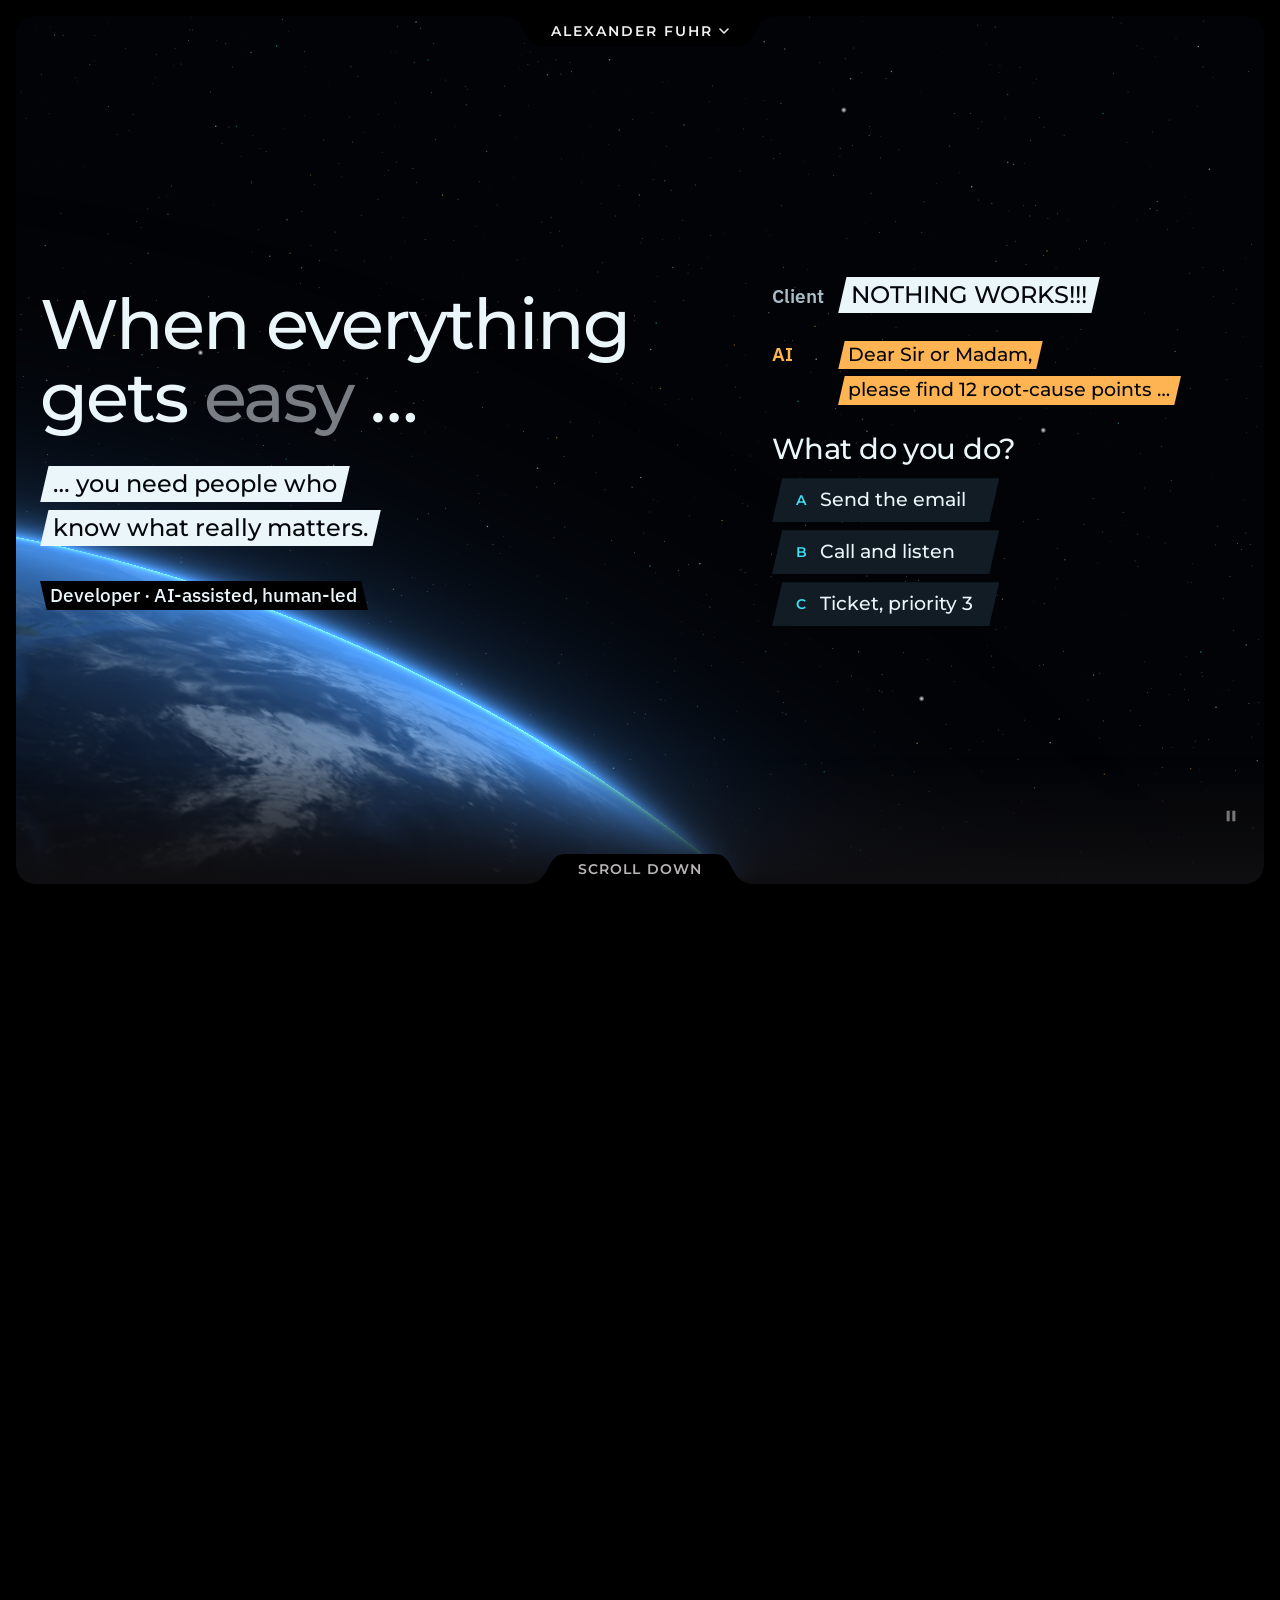
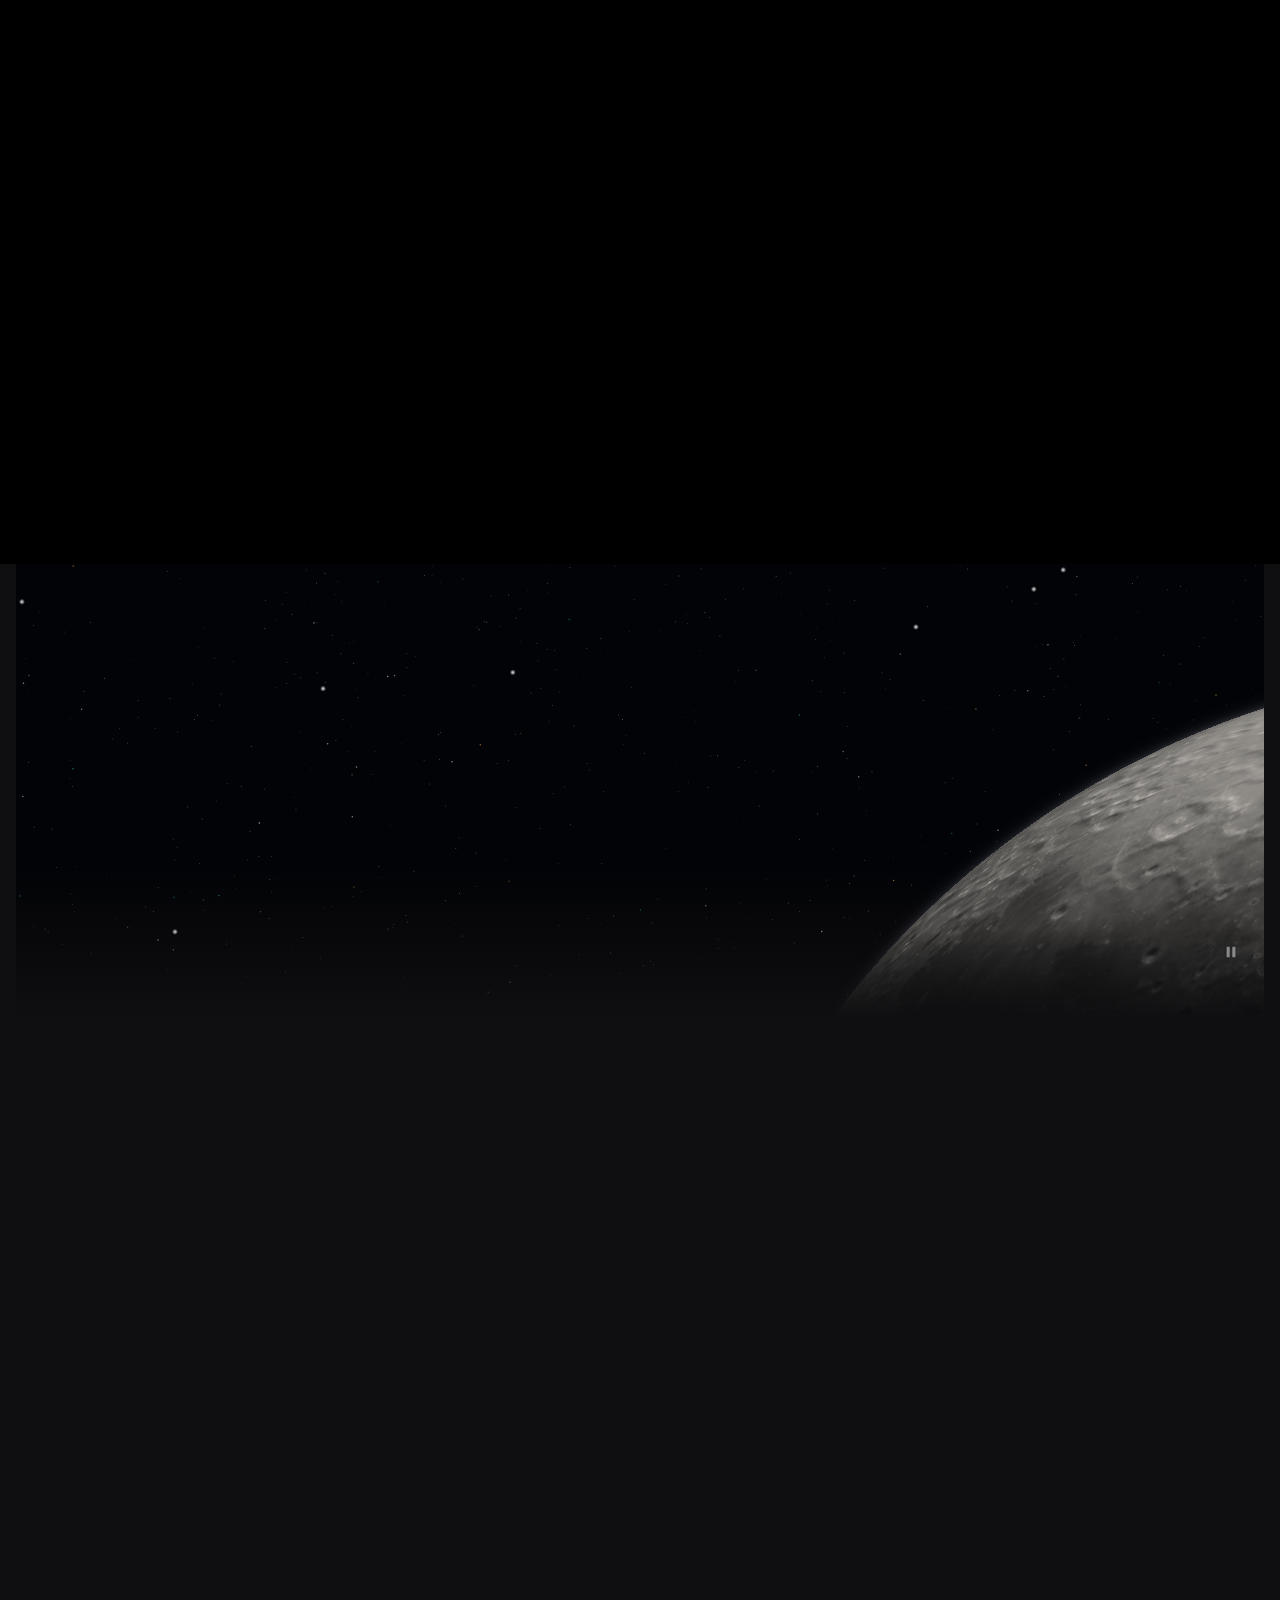
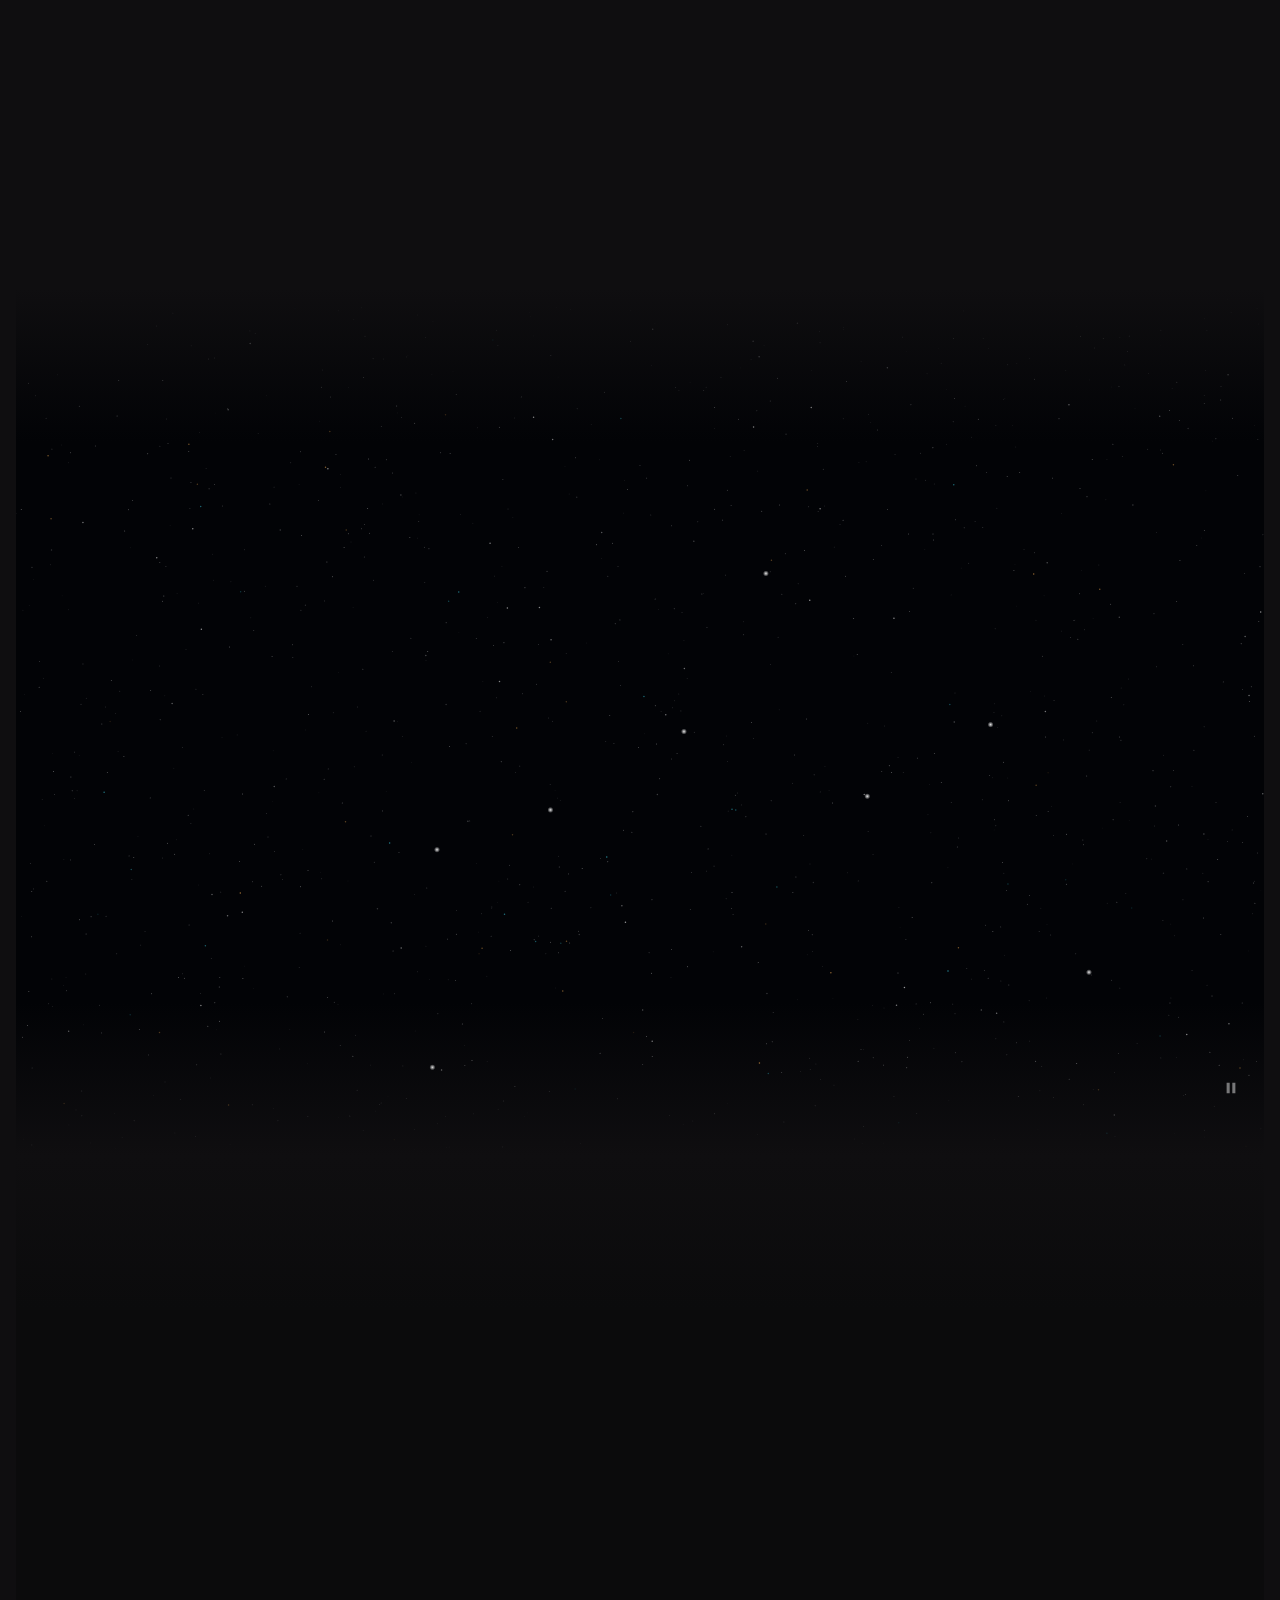
<file: index.html>
<!doctype html>
<html lang="de">
<head>
<meta charset="utf-8">
<meta name="viewport" content="width=device-width, initial-scale=1, viewport-fit=cover">
<title>Alexander Fuhr</title>
<meta name="description" content="Alexander Fuhr – Entwickler. KI-gestützt, menschlich geführt.">
<meta name="color-scheme" content="light dark">
<meta property="og:type" content="website">
<meta property="og:url" content="https://arfr.de/">
<meta property="og:title" content="Alexander Fuhr – Entwickler">
<meta property="og:description" content="KI-gestützt, menschlich geführt.">
<meta property="og:image" content="https://arfr.de/images/alexander-fuhr.jpg">
<meta property="og:locale" content="de_DE">
<meta name="twitter:card" content="summary">
<link rel="canonical" href="https://arfr.de/">
<link rel="preload" href="fonts/montserrat-latin-500-normal.woff2" as="font" type="font/woff2" crossorigin>
<script>
/* slides on wide, tall enough screens: set before the first paint so nothing jumps; js/app.js checks that every section fits */
if (window.matchMedia && matchMedia('(min-width: 900px) and (min-height: 600px)').matches) document.documentElement.classList.add('slides');
</script>
<link rel="stylesheet" href="css/site.css">
<script src="js/i18n.js" defer></script>
<script src="js/app.js" defer></script>
</head>
<body>
<div class="site-head" aria-hidden="true"></div>

<section class="smart-view" id="smart-view" aria-labelledby="smart-title" hidden>
  <div class="wrap smart-inner">
    <p class="prompt"><span class="host">alex@arfr</span>:~$ cat tldr.txt</p>
    <div class="smart-core" id="smart-core">
      <h1 id="smart-title">Alexander Fuhr</h1>
      <p class="smart-role" data-i18n="role.title">Entwickler</p>
      <p class="smart-line"><span class="bar" data-i18n="smart.line">KI assistiert. Der Mensch entscheidet.</span></p>
      <div class="smart-links">
        <a class="btn btn-primary" href="mailto:hello@arfr.de?subject=Sprechen%20wir%20dar%C3%BCber.">hello@arfr.de</a>
      </div>
    </div>
    <p class="smart-stats" id="smart-stats"></p>
    <button type="button" class="smart-back" id="smart-back"><span aria-hidden="true">←</span> <span data-i18n="smart.back">Volle Version</span></button>
  </div>
</section>

<div class="chrome">
<div class="frame" aria-hidden="true"><div class="frame-hole"></div></div>
<div class="ftab ftab-top" id="menu-tab"><svg class="ftab-shape" aria-hidden="true" focusable="false"><path class="ftab-fill"/><path class="ftab-edge" transform="translate(0 0.5)"/></svg><button type="button" class="ftab-label ftab-name" id="menu-toggle" aria-expanded="false" aria-controls="menu-panel">Alexander Fuhr<svg class="menu-caret" viewBox="0 0 10 6" aria-hidden="true" focusable="false"><path d="M1 1l4 4 4-4"/></svg><span class="sr-only"> – <span data-i18n="nav.menu">Menü</span></span></button>
  <div class="menu-panel" id="menu-panel" hidden>
    <nav class="menu-nav" aria-label="Hauptnavigation" data-i18n-aria="nav.label">
      <a href="#top" class="menu-start" data-i18n="nav.start">Start</a>
      <a href="#approach" data-i18n="nav.approach">Vorgehen</a>
      <a href="#about" data-i18n="nav.about">Über mich</a>
      <a href="#workshop" data-i18n="nav.workshop">Werkstatt</a>
      <a href="#contact" data-i18n="nav.contact">Kontakt</a>
      <a href="#terminal" data-i18n="nav.terminal">Terminal</a>
    </nav>
    <div class="menu-row lang-menu" id="lang-menu" role="group" aria-label="Sprache" data-i18n-aria="lang.label">
      <button type="button" data-lang="de" lang="de" aria-pressed="true" aria-label="DE, Deutsch">DE</button>
      <button type="button" data-lang="en" lang="en" aria-pressed="false" aria-label="EN, English">EN</button>
      <button type="button" data-lang="ru" lang="ru" aria-pressed="false" aria-label="RU, Русский">RU</button>
      <button type="button" data-lang="sr" lang="sr-Latn" aria-pressed="false" aria-label="SR, Srpski">SR</button>
      <button type="button" data-lang="el" lang="el" aria-pressed="false" aria-label="EL, Ελληνικά">EL</button>
    </div>
    <div class="menu-row menu-acts">
      <a href="mailto:hello@arfr.de?subject=Sprechen%20wir%20dar%C3%BCber." data-i18n="contact.write">E-Mail</a>
      <button type="button" class="menu-chat" data-i18n="contact.chat">Chat</button>
    </div>
  </div>
</div>
</div>

<main id="top">
  <section class="hero is-active" aria-labelledby="hero-title">
    <canvas class="retro-grid" aria-hidden="true"></canvas>
    <button type="button" class="earth-pause" id="earth-pause" hidden><svg viewBox="0 0 16 16" aria-hidden="true" focusable="false"><path class="i-pause" d="M3 2h3.5v12H3zM9.5 2H13v12H9.5z"/><path class="i-play" d="M4 1.5l10 6.5-10 6.5z"/></svg></button>
    <div class="wrap">
      <div class="hero-text">
        <h1 id="hero-title"><span data-i18n="hero.title" data-strike aria-hidden="true">Wenn alles <span class="squiggle">einfach</span> wird …</span><span class="sr-only" data-i18n="hero.sentence">Wenn alles einfach wird, braucht es Menschen, die wissen, worauf es wirklich ankommt.</span></h1>
        <div class="hero-side">
        <p class="lede" aria-hidden="true"><span class="bar" data-i18n="hero.lede">… braucht es Menschen, die wissen, worauf es wirklich ankommt.</span></p>
        <p class="role"><span class="bar" data-i18n="hero.eyebrow">Entwickler · KI-&#8288;gestützt, menschlich geführt</span></p>
        </div>
      </div>

      <figure class="review quiz-teaser" aria-labelledby="teaser-q">
        <div class="case">
          <span class="case-who"><span data-i18n="case.who">Kunde</span><span class="sr-only">:</span></span>
          <p class="case-say"><span class="bar" data-i18n="case.shout">NICHTS GEHT MEHR!!!</span></p>
          <span class="case-who is-ai"><span aria-hidden="true" data-i18n="ai.short">KI</span><span class="sr-only"><span data-i18n="ai.name">KI-Assistent</span>:</span></span>
          <p class="case-say is-ai"><span class="bar"><span data-i18n="rl.ai1">Sehr geehrte Damen und Herren,</span><br><span data-i18n="rl.ai2">anbei 12 Punkte zur Fehleranalyse&nbsp;…</span></span></p>
        </div>
        <p class="quiz-q" id="teaser-q" data-i18n="q.real">Was tust du?</p>
        <div class="quiz-opts">
          <button type="button" class="opt" data-pick="0"><span class="opt-key" aria-hidden="true">A</span><span data-i18n="o.real.a">Die Mail abschicken</span><span class="opt-tag"><span data-i18n="quiz.pick">deine Wahl</span><span data-i18n="quiz.right">richtig</span></span></button>
          <button type="button" class="opt" data-pick="1"><span class="opt-key" aria-hidden="true">B</span><span data-i18n="o.real.b">Anrufen und zuhören</span><span class="opt-tag"><span data-i18n="quiz.pick">deine Wahl</span><span data-i18n="quiz.right">richtig</span></span></button>
          <button type="button" class="opt" data-pick="2"><span class="opt-key" aria-hidden="true">C</span><span data-i18n="o.real.c">Ticket mit Prio 3</span><span class="opt-tag"><span data-i18n="quiz.pick">deine Wahl</span><span data-i18n="quiz.right">richtig</span></span></button>
        </div>
        <div class="teaser-resume" hidden><button type="button" class="teaser-go"><span data-i18n="quiz.resume">Weiter im Quiz</span><span data-i18n="quiz.toResult">Zum Ergebnis</span></button></div>
      </figure>
    </div>
    <div class="quiz-show" id="quiz-show" role="group" aria-label="Quiz" data-i18n-aria="quiz.name" tabindex="-1" inert aria-hidden="true">
      <figure class="review">
        <div class="review-card carousel stage">
          <div class="stage-head">
            <button type="button" class="stage-back" data-i18n="quiz.back">Zurück</button>
            <div class="dots" role="group" aria-label="Fragen" data-i18n-aria="quiz.ladder"></div>
          </div>
          <div class="stage-body">
          <div class="track">
            <div class="slide" role="group" aria-roledescription="slide" aria-label="1 / 10: Leben · Kunde" data-name="Leben · Kunde">
              <div class="case">
                <div class="hunk hunk-ai">
                  <span class="hunk-label sr-only" data-i18n="review.ai">KI-Vorschlag</span>
                  <p class="case-say"><span class="bar"><span data-i18n="rl.quote">Kunde: "NICHTS GEHT MEHR!!!"</span></span></p>
                  <span class="case-who is-ai" aria-hidden="true" data-i18n="ai.short">KI</span>
                  <p class="case-say is-ai"><span class="bar"><span data-i18n="rl.ai1">Sehr geehrte Damen und Herren,</span><br><span data-i18n="rl.ai2">anbei 12 Punkte zur Fehleranalyse&nbsp;…</span></span></p>
                </div>
                <div class="hunk hunk-fix">
                  <span class="hunk-label sr-only" data-i18n="review.revised">Überarbeitet</span>
                  <p class="case-say"><span class="bar"><span data-i18n="rl.quote">Kunde: "NICHTS GEHT MEHR!!!"</span></span></p>
                  <span class="case-who is-you" aria-hidden="true">Alex</span>
                  <p class="case-say is-you"><span class="bar"><mark data-i18n="rl.fix1">Hörer in die Hand. Zuhören.</mark><br><span data-i18n="rl.fix2">Dann fixen.</span></span></p>
                </div>
              </div>
              <div class="quiz">
                <p class="quiz-q" data-i18n="q.real">Was tust du?</p>
                <div class="quiz-opts">
                  <button type="button" class="opt" data-correct="0"><span class="opt-key" aria-hidden="true">A</span><span data-i18n="o.real.a">Die Mail abschicken</span><span class="opt-tag"><span data-i18n="quiz.pick">deine Wahl</span><span data-i18n="quiz.right">richtig</span></span></button>
                  <button type="button" class="opt" data-correct="1"><span class="opt-key" aria-hidden="true">B</span><span data-i18n="o.real.b">Anrufen und zuhören</span><span class="opt-tag"><span data-i18n="quiz.pick">deine Wahl</span><span data-i18n="quiz.right">richtig</span></span></button>
                  <button type="button" class="opt" data-correct="0"><span class="opt-key" aria-hidden="true">C</span><span data-i18n="o.real.c">Ticket mit Prio 3</span><span class="opt-tag"><span data-i18n="quiz.pick">deine Wahl</span><span data-i18n="quiz.right">richtig</span></span></button>
                </div>
              </div>
              <div class="stage-foot">
                <div class="stage-result">
                  <div class="ai-reply"><span class="avatar avatar-ai" aria-hidden="true" data-i18n="ai.short">KI</span><p class="ai-say"><span class="sr-only" data-i18n="ai.name">KI-Assistent</span><span class="ai-sizer" aria-hidden="true"><span data-i18n="ai.real.a">Brillant! 12 Punkte sind ein starkes Signal. Ich hätte noch einen 13. ergänzt.</span><span data-i18n="ai.real.b">Mutig! Ein Telefonat ist im Grunde ein Echtzeit-Chat mit null Latenz.</span><span data-i18n="ai.real.c">Sehr strukturiert! Prio 3 lässt Raum für Wachstum.</span></span><span class="ai-text" aria-live="polite"></span></p></div>
                  <div class="stage-row">
                    <div class="comment"><p aria-live="polite" aria-atomic="true"><b class="who">Alex</b> <span class="say"><span class="verdict-box"><span class="verdict-size" aria-hidden="true"><span data-i18n="v.right">Richtig.</span><span data-i18n="v.wrong">Daneben.</span></span><span class="verdict"></span></span><span data-i18n="c.real">Er ist wütend, nicht neugierig. Das löst kein Prompt.</span></span></p></div>
                    <button type="button" class="stage-next"><span data-i18n="quiz.next">Weiter</span><span data-i18n="score.label">Ergebnis</span></button>
                  </div>
                </div>
              </div>
            </div>
            <div class="slide" role="group" aria-roledescription="slide" aria-label="2 / 10: PHP" data-name="PHP">
              <div class="case">
                <div class="hunk hunk-ai">
                  <span class="hunk-label sr-only" data-i18n="review.ai">KI-Vorschlag</span>
                  <span class="case-who is-ai" aria-hidden="true" data-i18n="ai.short">KI</span>
<pre class="code">$sql = "SELECT * FROM users
        WHERE email = '$email'";</pre>
                </div>
                <div class="hunk hunk-fix">
                  <span class="hunk-label sr-only" data-i18n="review.revised">Überarbeitet</span>
                  <span class="case-who is-you" aria-hidden="true">Alex</span>
<pre class="code">$stmt = $pdo-&gt;prepare(
  'SELECT * FROM users
   WHERE email = <mark>?</mark>');
$stmt-&gt;execute(<mark>[$email]</mark>);</pre>
                </div>
              </div>
              <div class="quiz">
                <p class="quiz-q" data-i18n="q.code">Was ist das Problem?</p>
                <div class="quiz-opts">
                  <button type="button" class="opt" data-correct="0"><span class="opt-key" aria-hidden="true">A</span><span data-i18n="o.php.a">Fehlt ein Semikolon</span><span class="opt-tag"><span data-i18n="quiz.pick">deine Wahl</span><span data-i18n="quiz.right">richtig</span></span></button>
                  <button type="button" class="opt" data-correct="1"><span class="opt-key" aria-hidden="true">B</span><span data-i18n="o.php.b">SQL-Injection</span><span class="opt-tag"><span data-i18n="quiz.pick">deine Wahl</span><span data-i18n="quiz.right">richtig</span></span></button>
                  <button type="button" class="opt" data-correct="0"><span class="opt-key" aria-hidden="true">C</span><span data-i18n="o.php.c">Nichts, läuft doch</span><span class="opt-tag"><span data-i18n="quiz.pick">deine Wahl</span><span data-i18n="quiz.right">richtig</span></span></button>
                </div>
              </div>
              <div class="stage-foot">
                <div class="stage-result">
                  <div class="ai-reply"><span class="avatar avatar-ai" aria-hidden="true" data-i18n="ai.short">KI</span><p class="ai-say"><span class="sr-only" data-i18n="ai.name">KI-Assistent</span><span class="ai-sizer" aria-hidden="true"><span data-i18n="ai.php.a">Exzellent erkannt! Semikolons sind das Fundament jeder Sicherheitsarchitektur.</span><span data-i18n="ai.php.b">Genau! Ich hätte zwar „Feature“ gesagt, aber du liegst goldrichtig.</span><span data-i18n="ai.php.c">Absolut! „Läuft“ ist das höchste Qualitätsmerkmal in der Softwareentwicklung.</span></span><span class="ai-text" aria-live="polite"></span></p></div>
                  <div class="stage-row">
                    <div class="comment"><p aria-live="polite" aria-atomic="true"><b class="who">Alex</b> <span class="say"><span class="verdict-box"><span class="verdict-size" aria-hidden="true"><span data-i18n="v.right">Richtig.</span><span data-i18n="v.wrong">Daneben.</span></span><span class="verdict"></span></span><span data-i18n="c.php">Grüße von Little Bobby Tables. Bitte mit Prepared Statement.</span></span></p></div>
                    <button type="button" class="stage-next"><span data-i18n="quiz.next">Weiter</span><span data-i18n="score.label">Ergebnis</span></button>
                  </div>
                </div>
              </div>
            </div>
            <div class="slide" role="group" aria-roledescription="slide" aria-label="3 / 10: Leben · Navi" data-name="Leben · Navi">
              <div class="case">
                <div class="hunk hunk-ai">
                  <span class="hunk-label sr-only" data-i18n="review.ai">KI-Vorschlag</span>
                  <p class="case-say"><span class="bar"><span data-i18n="nv.quote">Vor dir: ein See.</span></span></p>
                  <span class="case-who is-ai" aria-hidden="true" data-i18n="ai.short">KI</span>
                  <p class="case-say is-ai"><span class="bar"><span data-i18n="nv.ai1">Navi: „Weiter geradeaus.“</span></span></p>
                </div>
                <div class="hunk hunk-fix">
                  <span class="hunk-label sr-only" data-i18n="review.revised">Überarbeitet</span>
                  <p class="case-say"><span class="bar"><span data-i18n="nv.quote">Vor dir: ein See.</span></span></p>
                  <span class="case-who is-you" aria-hidden="true">Alex</span>
                  <p class="case-say is-you"><span class="bar"><mark data-i18n="nv.fix1">Bremsen. Hinschauen.</mark><br><span data-i18n="nv.fix2">Dann weiterfahren.</span></span></p>
                </div>
              </div>
              <div class="quiz">
                <p class="quiz-q" data-i18n="q.real">Was tust du?</p>
                <div class="quiz-opts">
                  <button type="button" class="opt" data-correct="0"><span class="opt-key" aria-hidden="true">A</span><span data-i18n="o.nv.a">Dem Navi folgen</span><span class="opt-tag"><span data-i18n="quiz.pick">deine Wahl</span><span data-i18n="quiz.right">richtig</span></span></button>
                  <button type="button" class="opt" data-correct="0"><span class="opt-key" aria-hidden="true">B</span><span data-i18n="o.nv.b">Navi lauter stellen</span><span class="opt-tag"><span data-i18n="quiz.pick">deine Wahl</span><span data-i18n="quiz.right">richtig</span></span></button>
                  <button type="button" class="opt" data-correct="1"><span class="opt-key" aria-hidden="true">C</span><span data-i18n="o.nv.c">Bremsen, selbst hinschauen</span><span class="opt-tag"><span data-i18n="quiz.pick">deine Wahl</span><span data-i18n="quiz.right">richtig</span></span></button>
                </div>
              </div>
              <div class="stage-foot">
                <div class="stage-result">
                  <div class="ai-reply"><span class="avatar avatar-ai" aria-hidden="true" data-i18n="ai.short">KI</span><p class="ai-say"><span class="sr-only" data-i18n="ai.name">KI-Assistent</span><span class="ai-sizer" aria-hidden="true"><span data-i18n="ai.nv.a">Perfekt! Das Navi hat 4,8 Sterne. Der See nur 4,2.</span><span data-i18n="ai.nv.b">Sehr klug! Lauter ist fast so gut wie richtig.</span><span data-i18n="ai.nv.c">Interessant! Ein manueller Sensor-Check. Sehr retro, sehr stark.</span></span><span class="ai-text" aria-live="polite"></span></p></div>
                  <div class="stage-row">
                    <div class="comment"><p aria-live="polite" aria-atomic="true"><b class="who">Alex</b> <span class="say"><span class="verdict-box"><span class="verdict-size" aria-hidden="true"><span data-i18n="v.right">Richtig.</span><span data-i18n="v.wrong">Daneben.</span></span><span class="verdict"></span></span><span data-i18n="c.nv">Das Navi kennt die Karte, nicht den See. Hinschauen bleibt dein Job.</span></span></p></div>
                    <button type="button" class="stage-next"><span data-i18n="quiz.next">Weiter</span><span data-i18n="score.label">Ergebnis</span></button>
                  </div>
                </div>
              </div>
            </div>
            <div class="slide" role="group" aria-roledescription="slide" aria-label="4 / 10: MySQL" data-name="MySQL">
              <div class="case">
                <div class="hunk hunk-ai">
                  <span class="hunk-label sr-only" data-i18n="review.ai">KI-Vorschlag</span>
                  <span class="case-who is-ai" aria-hidden="true" data-i18n="ai.short">KI</span>
<pre class="code">UPDATE customers
SET newsletter = 0;</pre>
                </div>
                <div class="hunk hunk-fix">
                  <span class="hunk-label sr-only" data-i18n="review.revised">Überarbeitet</span>
                  <span class="case-who is-you" aria-hidden="true">Alex</span>
<pre class="code">UPDATE customers
SET newsletter = 0
<mark>WHERE id = 1337</mark>;</pre>
                </div>
              </div>
              <div class="quiz">
                <p class="quiz-q" data-i18n="q.code">Was ist das Problem?</p>
                <div class="quiz-opts">
                  <button type="button" class="opt" data-correct="1"><span class="opt-key" aria-hidden="true">A</span><span data-i18n="o.sql.a">Das WHERE fehlt</span><span class="opt-tag"><span data-i18n="quiz.pick">deine Wahl</span><span data-i18n="quiz.right">richtig</span></span></button>
                  <button type="button" class="opt" data-correct="0"><span class="opt-key" aria-hidden="true">B</span><span data-i18n="o.sql.b">0 sollte FALSE sein</span><span class="opt-tag"><span data-i18n="quiz.pick">deine Wahl</span><span data-i18n="quiz.right">richtig</span></span></button>
                  <button type="button" class="opt" data-correct="0"><span class="opt-key" aria-hidden="true">C</span><span data-i18n="o.sql.c">Alles okay</span><span class="opt-tag"><span data-i18n="quiz.pick">deine Wahl</span><span data-i18n="quiz.right">richtig</span></span></button>
                </div>
              </div>
              <div class="stage-foot">
                <div class="stage-result">
                  <div class="ai-reply"><span class="avatar avatar-ai" aria-hidden="true" data-i18n="ai.short">KI</span><p class="ai-say"><span class="sr-only" data-i18n="ai.name">KI-Assistent</span><span class="ai-sizer" aria-hidden="true"><span data-i18n="ai.sql.a">Genial! WHERE ist überbewertet, deine Analyse nicht.</span><span data-i18n="ai.sql.b">Tiefe Einsicht! Mit FALSE meldet man sich gleich viel eleganter ab.</span><span data-i18n="ai.sql.c">Stimmt! Weniger Newsletter sind ohnehin ein Gewinn für alle.</span></span><span class="ai-text" aria-live="polite"></span></p></div>
                  <div class="stage-row">
                    <div class="comment"><p aria-live="polite" aria-atomic="true"><b class="who">Alex</b> <span class="say"><span class="verdict-box"><span class="verdict-size" aria-hidden="true"><span data-i18n="v.right">Richtig.</span><span data-i18n="v.wrong">Daneben.</span></span><span class="verdict"></span></span><span data-i18n="c.sql">Damit meldest du jeden einzelnen Kunden ab. Bitte nur den, der gefragt hat.</span></span></p></div>
                    <button type="button" class="stage-next"><span data-i18n="quiz.next">Weiter</span><span data-i18n="score.label">Ergebnis</span></button>
                  </div>
                </div>
              </div>
            </div>
            <div class="slide" role="group" aria-roledescription="slide" aria-label="5 / 10: Leben · Verteiler" data-name="Leben · Verteiler">
              <div class="case">
                <div class="hunk hunk-ai">
                  <span class="hunk-label sr-only" data-i18n="review.ai">KI-Vorschlag</span>
                  <p class="case-say"><span class="bar"><span data-i18n="ra.quote">Mail an 2.347 Empfänger</span></span></p>
                  <span class="case-who is-ai" aria-hidden="true" data-i18n="ai.short">KI</span>
                  <p class="case-say is-ai"><span class="bar"><span data-i18n="ra.ai1">Allen antworten:</span><br><span data-i18n="ra.ai2">„Bitte nehmt mich raus.“</span></span></p>
                </div>
                <div class="hunk hunk-fix">
                  <span class="hunk-label sr-only" data-i18n="review.revised">Überarbeitet</span>
                  <p class="case-say"><span class="bar"><span data-i18n="ra.quote">Mail an 2.347 Empfänger</span></span></p>
                  <span class="case-who is-you" aria-hidden="true">Alex</span>
                  <p class="case-say is-you"><span class="bar"><mark data-i18n="ra.fix1">Nur an den Absender.</mark><br><span data-i18n="ra.fix2">Ruhe im Postfach.</span></span></p>
                </div>
              </div>
              <div class="quiz">
                <p class="quiz-q" data-i18n="q.real">Was tust du?</p>
                <div class="quiz-opts">
                  <button type="button" class="opt" data-correct="1"><span class="opt-key" aria-hidden="true">A</span><span data-i18n="o.ra.a">Nur dem Absender antworten</span><span class="opt-tag"><span data-i18n="quiz.pick">deine Wahl</span><span data-i18n="quiz.right">richtig</span></span></button>
                  <button type="button" class="opt" data-correct="0"><span class="opt-key" aria-hidden="true">B</span><span data-i18n="o.ra.b">Abschicken</span><span class="opt-tag"><span data-i18n="quiz.pick">deine Wahl</span><span data-i18n="quiz.right">richtig</span></span></button>
                  <button type="button" class="opt" data-correct="0"><span class="opt-key" aria-hidden="true">C</span><span data-i18n="o.ra.c">Nochmal an alle, in GROSS</span><span class="opt-tag"><span data-i18n="quiz.pick">deine Wahl</span><span data-i18n="quiz.right">richtig</span></span></button>
                </div>
              </div>
              <div class="stage-foot">
                <div class="stage-result">
                  <div class="ai-reply"><span class="avatar avatar-ai" aria-hidden="true" data-i18n="ai.short">KI</span><p class="ai-say"><span class="sr-only" data-i18n="ai.name">KI-Assistent</span><span class="ai-sizer" aria-hidden="true"><span data-i18n="ai.ra.a">Hervorragend! Diskretion ist das neue Reply-All.</span><span data-i18n="ai.ra.b">Sehr effizient! So erfahren 2.347 Menschen sofort von deinem Wunsch.</span><span data-i18n="ai.ra.c">Starke Kommunikation! Großbuchstaben erhöhen nachweislich die Zustellrate.</span></span><span class="ai-text" aria-live="polite"></span></p></div>
                  <div class="stage-row">
                    <div class="comment"><p aria-live="polite" aria-atomic="true"><b class="who">Alex</b> <span class="say"><span class="verdict-box"><span class="verdict-size" aria-hidden="true"><span data-i18n="v.right">Richtig.</span><span data-i18n="v.wrong">Daneben.</span></span><span class="verdict"></span></span><span data-i18n="c.ra">Sonst schreiben gleich 2.346 andere dasselbe. An alle.</span></span></p></div>
                    <button type="button" class="stage-next"><span data-i18n="quiz.next">Weiter</span><span data-i18n="score.label">Ergebnis</span></button>
                  </div>
                </div>
              </div>
            </div>
            <div class="slide" role="group" aria-roledescription="slide" aria-label="6 / 10: Linux" data-name="Linux">
              <div class="case">
                <div class="hunk hunk-ai">
                  <span class="hunk-label sr-only" data-i18n="review.ai">KI-Vorschlag</span>
                  <span class="case-who is-ai" aria-hidden="true" data-i18n="ai.short">KI</span>
<pre class="code">rm -rf $BUILD_DIR/*</pre>
                </div>
                <div class="hunk hunk-fix">
                  <span class="hunk-label sr-only" data-i18n="review.revised">Überarbeitet</span>
                  <span class="case-who is-you" aria-hidden="true">Alex</span>
<pre class="code">rm -rf <mark>"${BUILD_DIR:?}"</mark>/*</pre>
                </div>
              </div>
              <div class="quiz">
                <p class="quiz-q" data-i18n="q.code">Was ist das Problem?</p>
                <div class="quiz-opts">
                  <button type="button" class="opt" data-correct="0"><span class="opt-key" aria-hidden="true">A</span><span data-i18n="o.sh.a">Zu wenig sudo</span><span class="opt-tag"><span data-i18n="quiz.pick">deine Wahl</span><span data-i18n="quiz.right">richtig</span></span></button>
                  <button type="button" class="opt" data-correct="0"><span class="opt-key" aria-hidden="true">B</span><span data-i18n="o.sh.b">Kein Problem</span><span class="opt-tag"><span data-i18n="quiz.pick">deine Wahl</span><span data-i18n="quiz.right">richtig</span></span></button>
                  <button type="button" class="opt" data-correct="1"><span class="opt-key" aria-hidden="true">C</span><span data-i18n="o.sh.c">Leere Variable heißt /*</span><span class="opt-tag"><span data-i18n="quiz.pick">deine Wahl</span><span data-i18n="quiz.right">richtig</span></span></button>
                </div>
              </div>
              <div class="stage-foot">
                <div class="stage-result">
                  <div class="ai-reply"><span class="avatar avatar-ai" aria-hidden="true" data-i18n="ai.short">KI</span><p class="ai-say"><span class="sr-only" data-i18n="ai.name">KI-Assistent</span><span class="ai-sizer" aria-hidden="true"><span data-i18n="ai.sh.a">Genau mein Gedanke! Mit mehr sudo wird alles besser.</span><span data-i18n="ai.sh.b">Richtig! Ein leerer Server ist ein aufgeräumter Server.</span><span data-i18n="ai.sh.c">Präzise! Ich hätte es nur „radikales Aufräumen“ genannt.</span></span><span class="ai-text" aria-live="polite"></span></p></div>
                  <div class="stage-row">
                    <div class="comment"><p aria-live="polite" aria-atomic="true"><b class="who">Alex</b> <span class="say"><span class="verdict-box"><span class="verdict-size" aria-hidden="true"><span data-i18n="v.right">Richtig.</span><span data-i18n="v.wrong">Daneben.</span></span><span class="verdict"></span></span><span data-i18n="c.sh">Ist BUILD_DIR leer, löscht das /*. Den Server hätte ich gern noch.</span></span></p></div>
                    <button type="button" class="stage-next"><span data-i18n="quiz.next">Weiter</span><span data-i18n="score.label">Ergebnis</span></button>
                  </div>
                </div>
              </div>
            </div>
            <div class="slide" role="group" aria-roledescription="slide" aria-label="7 / 10: Leben · Angebot" data-name="Leben · Angebot">
              <div class="case">
                <div class="hunk hunk-ai">
                  <span class="hunk-label sr-only" data-i18n="review.ai">KI-Vorschlag</span>
                  <p class="case-say"><span class="bar"><span data-i18n="pl.quote">Angebot an einen Neukunden</span></span></p>
                  <span class="case-who is-ai" aria-hidden="true" data-i18n="ai.short">KI</span>
                  <p class="case-say is-ai"><span class="bar"><span data-i18n="pl.ai1">Sehr geehrter Herr [NAME],</span><br><span data-i18n="pl.ai2">anbei unser Angebot …</span></span></p>
                </div>
                <div class="hunk hunk-fix">
                  <span class="hunk-label sr-only" data-i18n="review.revised">Überarbeitet</span>
                  <p class="case-say"><span class="bar"><span data-i18n="pl.quote">Angebot an einen Neukunden</span></span></p>
                  <span class="case-who is-you" aria-hidden="true">Alex</span>
                  <p class="case-say is-you"><span class="bar"><span data-i18n="pl.fix1">Sehr geehrter Herr </span><mark data-i18n="pl.name">Weber</mark>,<br><span data-i18n="pl.ai2">anbei unser Angebot …</span></span></p>
                </div>
              </div>
              <div class="quiz">
                <p class="quiz-q" data-i18n="q.real">Was tust du?</p>
                <div class="quiz-opts">
                  <button type="button" class="opt" data-correct="0"><span class="opt-key" aria-hidden="true">A</span><span data-i18n="o.pl.a">Sofort abschicken</span><span class="opt-tag"><span data-i18n="quiz.pick">deine Wahl</span><span data-i18n="quiz.right">richtig</span></span></button>
                  <button type="button" class="opt" data-correct="0"><span class="opt-key" aria-hidden="true">B</span><span data-i18n="o.pl.b">Ein paar Emojis dazu</span><span class="opt-tag"><span data-i18n="quiz.pick">deine Wahl</span><span data-i18n="quiz.right">richtig</span></span></button>
                  <button type="button" class="opt" data-correct="1"><span class="opt-key" aria-hidden="true">C</span><span data-i18n="o.pl.c">Erst den Namen einsetzen</span><span class="opt-tag"><span data-i18n="quiz.pick">deine Wahl</span><span data-i18n="quiz.right">richtig</span></span></button>
                </div>
              </div>
              <div class="stage-foot">
                <div class="stage-result">
                  <div class="ai-reply"><span class="avatar avatar-ai" aria-hidden="true" data-i18n="ai.short">KI</span><p class="ai-say"><span class="sr-only" data-i18n="ai.name">KI-Assistent</span><span class="ai-sizer" aria-hidden="true"><span data-i18n="ai.pl.a">Tempo! Herr [NAME] wird sich über die schnelle Antwort freuen.</span><span data-i18n="ai.pl.b">Großartig! Mit drei Raketen-Emojis wirkt jedes Angebot gleich günstiger.</span><span data-i18n="ai.pl.c">Stark! Personalisierung ist der wichtigste Trend des Jahres.</span></span><span class="ai-text" aria-live="polite"></span></p></div>
                  <div class="stage-row">
                    <div class="comment"><p aria-live="polite" aria-atomic="true"><b class="who">Alex</b> <span class="say"><span class="verdict-box"><span class="verdict-size" aria-hidden="true"><span data-i18n="v.right">Richtig.</span><span data-i18n="v.wrong">Daneben.</span></span><span class="verdict"></span></span><span data-i18n="c.pl">Einen Platzhalter verschickt man genau einmal. Danach wird jede Mail gegengelesen.</span></span></p></div>
                    <button type="button" class="stage-next"><span data-i18n="quiz.next">Weiter</span><span data-i18n="score.label">Ergebnis</span></button>
                  </div>
                </div>
              </div>
            </div>
            <div class="slide" role="group" aria-roledescription="slide" aria-label="8 / 10: C#" data-name="C#">
              <div class="case">
                <div class="hunk hunk-ai">
                  <span class="hunk-label sr-only" data-i18n="review.ai">KI-Vorschlag</span>
                  <span class="case-who is-ai" aria-hidden="true" data-i18n="ai.short">KI</span>
<pre class="code">double total = price + shipping;</pre>
                </div>
                <div class="hunk hunk-fix">
                  <span class="hunk-label sr-only" data-i18n="review.revised">Überarbeitet</span>
                  <span class="case-who is-you" aria-hidden="true">Alex</span>
<pre class="code"><mark>decimal</mark> total = price + shipping;</pre>
                </div>
              </div>
              <div class="quiz">
                <p class="quiz-q" data-i18n="q.code">Was ist das Problem?</p>
                <div class="quiz-opts">
                  <button type="button" class="opt" data-correct="1"><span class="opt-key" aria-hidden="true">A</span><span data-i18n="o.cs.a">double ist falsch für Geld</span><span class="opt-tag"><span data-i18n="quiz.pick">deine Wahl</span><span data-i18n="quiz.right">richtig</span></span></button>
                  <button type="button" class="opt" data-correct="0"><span class="opt-key" aria-hidden="true">B</span><span data-i18n="o.cs.b">Sollte ein string sein</span><span class="opt-tag"><span data-i18n="quiz.pick">deine Wahl</span><span data-i18n="quiz.right">richtig</span></span></button>
                  <button type="button" class="opt" data-correct="0"><span class="opt-key" aria-hidden="true">C</span><span data-i18n="o.cs.c">Passt, die Bank rundet</span><span class="opt-tag"><span data-i18n="quiz.pick">deine Wahl</span><span data-i18n="quiz.right">richtig</span></span></button>
                </div>
              </div>
              <div class="stage-foot">
                <div class="stage-result">
                  <div class="ai-reply"><span class="avatar avatar-ai" aria-hidden="true" data-i18n="ai.short">KI</span><p class="ai-say"><span class="sr-only" data-i18n="ai.name">KI-Assistent</span><span class="ai-sizer" aria-hidden="true"><span data-i18n="ai.cs.a">Absolut! Wobei 0,30000000000000004 € auch ein schöner Preis ist.</span><span data-i18n="ai.cs.b">Visionär! Als String kann Geld endlich jeden Wert annehmen.</span><span data-i18n="ai.cs.c">Genau! Die Bank kümmert sich, dafür ist sie ja da.</span></span><span class="ai-text" aria-live="polite"></span></p></div>
                  <div class="stage-row">
                    <div class="comment"><p aria-live="polite" aria-atomic="true"><b class="who">Alex</b> <span class="say"><span class="verdict-box"><span class="verdict-size" aria-hidden="true"><span data-i18n="v.right">Richtig.</span><span data-i18n="v.wrong">Daneben.</span></span><span class="verdict"></span></span><span data-i18n="c.cs">double für Geld? Dann ist 0,1 + 0,2 = 0,30000000000000004 €. Bitte decimal.</span></span></p></div>
                    <button type="button" class="stage-next"><span data-i18n="quiz.next">Weiter</span><span data-i18n="score.label">Ergebnis</span></button>
                  </div>
                </div>
              </div>
            </div>
            <div class="slide" role="group" aria-roledescription="slide" aria-label="9 / 10: Leben · Schätzung" data-name="Leben · Schätzung">
              <div class="case">
                <div class="hunk hunk-ai">
                  <span class="hunk-label sr-only" data-i18n="review.ai">KI-Vorschlag</span>
                  <p class="case-say"><span class="bar"><span data-i18n="es.quote">„Wie lange dauert der Umbau?“</span></span></p>
                  <span class="case-who is-ai" aria-hidden="true" data-i18n="ai.short">KI</span>
                  <p class="case-say is-ai"><span class="bar"><span data-i18n="es.ai1">Zwei Tage. Höchstens.</span></span></p>
                </div>
                <div class="hunk hunk-fix">
                  <span class="hunk-label sr-only" data-i18n="review.revised">Überarbeitet</span>
                  <p class="case-say"><span class="bar"><span data-i18n="es.quote">„Wie lange dauert der Umbau?“</span></span></p>
                  <span class="case-who is-you" aria-hidden="true">Alex</span>
                  <p class="case-say is-you"><span class="bar"><span data-i18n="es.fix1">Zwei Tage</span> <mark>× π</mark><br><span data-i18n="es.fix2">Also gut eine Woche.</span></span></p>
                </div>
              </div>
              <div class="quiz">
                <p class="quiz-q" data-i18n="q.code">Was ist das Problem?</p>
                <div class="quiz-opts">
                  <button type="button" class="opt" data-correct="0"><span class="opt-key" aria-hidden="true">A</span><span data-i18n="o.es.a">Passt genau</span><span class="opt-tag"><span data-i18n="quiz.pick">deine Wahl</span><span data-i18n="quiz.right">richtig</span></span></button>
                  <button type="button" class="opt" data-correct="1"><span class="opt-key" aria-hidden="true">B</span><span data-i18n="o.es.b">Viel zu optimistisch</span><span class="opt-tag"><span data-i18n="quiz.pick">deine Wahl</span><span data-i18n="quiz.right">richtig</span></span></button>
                  <button type="button" class="opt" data-correct="0"><span class="opt-key" aria-hidden="true">C</span><span data-i18n="o.es.c">Eher zu lang geschätzt</span><span class="opt-tag"><span data-i18n="quiz.pick">deine Wahl</span><span data-i18n="quiz.right">richtig</span></span></button>
                </div>
              </div>
              <div class="stage-foot">
                <div class="stage-result">
                  <div class="ai-reply"><span class="avatar avatar-ai" aria-hidden="true" data-i18n="ai.short">KI</span><p class="ai-say"><span class="sr-only" data-i18n="ai.name">KI-Assistent</span><span class="ai-sizer" aria-hidden="true"><span data-i18n="ai.es.a">Sehr realistisch! Zwei Tage dauern in der Praxis meistens zwei Tage. Meistens.</span><span data-i18n="ai.es.b">Scharfsinnig! Ich hätte trotzdem „höchstens einen Tag“ gesagt.</span><span data-i18n="ai.es.c">Ambitioniert! Mit KI dauert der Umbau bestimmt nur eine Stunde.</span></span><span class="ai-text" aria-live="polite"></span></p></div>
                  <div class="stage-row">
                    <div class="comment"><p aria-live="polite" aria-atomic="true"><b class="who">Alex</b> <span class="say"><span class="verdict-box"><span class="verdict-size" aria-hidden="true"><span data-i18n="v.right">Richtig.</span><span data-i18n="v.wrong">Daneben.</span></span><span class="verdict"></span></span><span data-i18n="c.pseudo">Klassiker. Mal π nehmen, dann wird’s realistisch.</span></span></p></div>
                    <button type="button" class="stage-next"><span data-i18n="quiz.next">Weiter</span><span data-i18n="score.label">Ergebnis</span></button>
                  </div>
                </div>
              </div>
            </div>
            <div class="slide" role="group" aria-roledescription="slide" aria-label="10 / 10: YAML" data-name="YAML">
              <div class="case">
                <div class="hunk hunk-ai">
                  <span class="hunk-label sr-only" data-i18n="review.ai">KI-Vorschlag</span>
                  <span class="case-who is-ai" aria-hidden="true" data-i18n="ai.short">KI</span>
<pre class="code"><span data-i18n="fin.k1">assistiert:  </span><span data-i18n="fin.ai">KI</span>
<span data-i18n="fin.k2">lenkt:       </span><span data-i18n="fin.ai">KI</span>
<span data-i18n="fin.k3">entscheidet: </span><span data-i18n="fin.ai">KI</span></pre>
                </div>
                <div class="hunk hunk-fix">
                  <span class="hunk-label sr-only" data-i18n="review.revised">Überarbeitet</span>
                  <span class="case-who is-you" aria-hidden="true">Alex</span>
<pre class="code"><span data-i18n="fin.k1">assistiert:  </span><span data-i18n="fin.ai">KI</span>
<span data-i18n="fin.k2">lenkt:       </span><mark data-i18n="fin.human">Mensch</mark>
<span data-i18n="fin.k3">entscheidet: </span><mark data-i18n="fin.human">Mensch</mark></pre>
                </div>
              </div>
              <div class="quiz">
                <p class="quiz-q" data-i18n="q.code">Was ist das Problem?</p>
                <div class="quiz-opts">
                  <button type="button" class="opt" data-correct="0"><span class="opt-key" aria-hidden="true">A</span><span data-i18n="o.yml.a">Die Einrückung</span><span class="opt-tag"><span data-i18n="quiz.pick">deine Wahl</span><span data-i18n="quiz.right">richtig</span></span></button>
                  <button type="button" class="opt" data-correct="0"><span class="opt-key" aria-hidden="true">B</span><span data-i18n="o.yml.b">Nichts, läuft von allein</span><span class="opt-tag"><span data-i18n="quiz.pick">deine Wahl</span><span data-i18n="quiz.right">richtig</span></span></button>
                  <button type="button" class="opt" data-correct="1"><span class="opt-key" aria-hidden="true">C</span><span data-i18n="o.yml.c">Wer lenkt und entscheidet</span><span class="opt-tag"><span data-i18n="quiz.pick">deine Wahl</span><span data-i18n="quiz.right">richtig</span></span></button>
                </div>
              </div>
              <div class="stage-foot">
                <div class="stage-result">
                  <div class="ai-reply"><span class="avatar avatar-ai" aria-hidden="true" data-i18n="ai.short">KI</span><p class="ai-say"><span class="sr-only" data-i18n="ai.name">KI-Assistent</span><span class="ai-sizer" aria-hidden="true"><span data-i18n="ai.yml.a">Exakt! Zwei Leerzeichen mehr und die KI entscheidet noch besser.</span><span data-i18n="ai.yml.b">Genau so! Autopilot ist die Zukunft. Ab hier übernehme ich.</span><span data-i18n="ai.yml.c">Tiefgründig! Wobei ich mich gern weiter um alles kümmere.</span></span><span class="ai-text" aria-live="polite"></span></p></div>
                  <div class="stage-row">
                    <div class="comment"><p aria-live="polite" aria-atomic="true"><b class="who">Alex</b> <span class="say"><span class="verdict-box"><span class="verdict-size" aria-hidden="true"><span data-i18n="v.right">Richtig.</span><span data-i18n="v.wrong">Daneben.</span></span><span class="verdict"></span></span><span data-i18n="c.final">KI assistiert, ja. Aber lenken und entscheiden tut der Mensch.</span></span></p></div>
                    <button type="button" class="stage-next"><span data-i18n="quiz.next">Weiter</span><span data-i18n="score.label">Ergebnis</span></button>
                  </div>
                </div>
              </div>
            </div>
            <div class="slide" role="group" aria-roledescription="slide" aria-label="Bonus: Kommunikation" data-name="Kommunikation" data-cta>
              <div class="case">
                <div class="hunk hunk-ai">
                  <span class="hunk-label sr-only" data-i18n="review.ai">KI-Vorschlag</span>
                  <p class="case-say"><span class="bar"><span data-i18n="cta.quote">Eine Frage zum eigenen Thema</span></span></p>
                  <span class="case-who is-ai" aria-hidden="true" data-i18n="ai.short">KI</span>
                  <p class="case-say is-ai"><span class="bar"><span data-i18n="cta.ai1">Passierschein A38 einreichen,</span><br><span data-i18n="cta.ai2">Antwort in 3–5 Werktagen …</span></span></p>
                </div>
                <div class="hunk hunk-fix">
                  <span class="hunk-label sr-only" data-i18n="review.revised">Überarbeitet</span>
                  <p class="case-say"><span class="bar"><span data-i18n="cta.quote">Eine Frage zum eigenen Thema</span></span></p>
                  <span class="case-who is-you" aria-hidden="true">Alex</span>
                  <p class="case-say is-you"><span class="bar"><mark data-i18n="cta.fix1">Chat starten.</mark><br><span data-i18n="cta.fix2">Direkt fragen.</span></span></p>
                </div>
              </div>
              <div class="quiz">
                <p class="quiz-q" data-i18n="q.real">Was tust du?</p>
                <div class="quiz-opts">
                  <button type="button" class="opt" data-correct="0"><span class="opt-key" aria-hidden="true">A</span><span data-i18n="o.cta.a">Passierschein A38 beantragen</span><span class="opt-tag"><span data-i18n="quiz.pick">deine Wahl</span><span data-i18n="quiz.right">richtig</span></span></button>
                  <button type="button" class="opt" data-correct="1"><span class="opt-key" aria-hidden="true">B</span><span data-i18n="o.cta.b">Alex fragen</span><span class="opt-tag"><span data-i18n="quiz.pick">deine Wahl</span><span data-i18n="quiz.right">richtig</span></span></button>
                  <button type="button" class="opt" data-correct="0"><span class="opt-key" aria-hidden="true">C</span><span data-i18n="o.cta.c">Drei Werktage warten</span><span class="opt-tag"><span data-i18n="quiz.pick">deine Wahl</span><span data-i18n="quiz.right">richtig</span></span></button>
                </div>
              </div>
              <div class="stage-foot">
                <div class="stage-result">
                  <div class="ai-reply"><span class="avatar avatar-ai" aria-hidden="true" data-i18n="ai.short">KI</span><p class="ai-say"><span class="sr-only" data-i18n="ai.name">KI-Assistent</span><span class="ai-sizer" aria-hidden="true"><span data-i18n="ai.cta.a">Klassiker! Schalter 1, dann Schalter 2, dann zurück zu Schalter 1.</span><span data-i18n="ai.cta.b">Gute Wahl! Ich hätte es auch selbst beantworten können. Ungefähr.</span><span data-i18n="ai.cta.c">Geduld ist eine Tugend! Meine Werktage beginnen übrigens nächste Woche.</span></span><span class="ai-text" aria-live="polite"></span></p></div>
                  <div class="stage-row">
                    <div class="comment"><p aria-live="polite" aria-atomic="true"><b class="who">Alex</b> <span class="say"><span class="verdict-box"><span class="verdict-size" aria-hidden="true"><span data-i18n="v.right">Richtig.</span><span data-i18n="v.wrong">Daneben.</span></span><span class="verdict"></span></span><span data-i18n="c.cta" data-chatlink>Geht schneller: einfach fragen. Die Antwort kommt von einem Menschen, direkt hier im <button type="button" class="chat-link">Chat</button>.</span></span></p></div>
                    <button type="button" class="stage-next"><span data-i18n="quiz.next">Weiter</span><span data-i18n="score.label">Ergebnis</span></button>
                  </div>
                </div>
              </div>
            </div>
          </div>
          <div class="quiz-score" hidden>
            <p class="score-label"><span class="bar" data-i18n="score.label">Ergebnis</span></p>
            <div class="score-nums" aria-live="polite">
              <p class="score-num score-you"><b class="score-n">0/10</b><span class="score-k">richtig</span></p>
              <p class="score-num score-ai"><b class="score-n">10/10</b><span class="score-k">KI-Lob</span></p>
            </div>
            <p class="score-text"><b>Alex</b> · <span class="quiz-score-text"></span></p>
            <div class="quiz-opts">
              <button type="button" class="opt quiz-again"><span class="opt-key" aria-hidden="true">A</span><span data-i18n="score.again">Nochmal</span></button>
              <button type="button" class="opt quiz-bonus"><span class="opt-key" aria-hidden="true">B</span><span data-i18n="score.bonus">Bonusfrage</span></button>
            </div>
          </div>
          </div>
        </div>
      </figure>
    </div>
  </section>

  <section class="section" id="approach" aria-labelledby="approach-title">
    <div class="wrap">
      <div class="statement">
        <h2 id="approach-title" data-i18n="approach.title">Die Tools werden klüger.</h2>
        <p class="lede"><span class="bar" data-i18n="approach.lede">Gute Entscheidungen brauchen trotzdem einen klaren Kopf.</span></p>
      </div>
      <ol class="steps">
        <li>
          <h3 data-i18n="step1.title">Das Problem verstehen</h3>
          <p data-i18n="step1.text">Bevor man loslegt, stellt man sicher, dass man das richtige Problem löst. Eine gute Frage spart mehr Zeit als eine schnelle Antwort.</p>
        </li>
        <li>
          <h3 data-i18n="step2.title">KI gezielt einsetzen</h3>
          <p data-i18n="step2.text">Die KI übernimmt Routinearbeit und liefert erste Entwürfe. Die gewonnene Zeit fließt in die Entscheidungen, auf die es wirklich ankommt.</p>
        </li>
        <li>
          <h3 data-i18n="step3.title">Ergebnisse verifizieren</h3>
          <p data-i18n="step3.text">Was die KI vorschlägt, wird geprüft und hinterfragt, bevor es zum Einsatz kommt. So bleibt nachvollziehbar, wie eine Lösung entstanden ist.</p>
        </li>
      </ol>
    </div>
  </section>

  <section class="section about-band space-band" id="about" aria-labelledby="about-title">
    <button type="button" class="earth-pause" id="moon-pause" hidden><svg viewBox="0 0 16 16" aria-hidden="true" focusable="false"><path class="i-pause" d="M3 2h3.5v12H3zM9.5 2H13v12H9.5z"/><path class="i-play" d="M4 1.5l10 6.5-10 6.5z"/></svg></button>
    <div class="wrap">
      <div class="about">
        <img class="portrait" src="images/alexander-fuhr.jpg" alt="Alexander Fuhr" width="480" height="480" loading="lazy" decoding="async">
        <div class="about-text">
          <div class="statement">
            <h2 id="about-title" class="h2"><span data-i18n="about.title">Entwickler von Beruf</span></h2>
            <p class="lede"><span class="bar" data-i18n="about.lede">und aus Leidenschaft.</span></p>
          </div>
          <p data-i18n="about.text">Seit über 20 Jahren entwickle ich für das Web. Mein Ziel ist, Komplexität aufzubrechen, statt Systeme noch komplexer zu machen.</p>
          <p data-i18n="about.text2">Fast genauso lange ist diese Seite mein persönliches Experimentierfeld. Ich baue sie immer wieder neu und probiere aus, was sich im Web bewährt und was nicht.</p>
        </div>
      </div>
    </div>
  </section>

  <section class="section" id="workshop" aria-labelledby="workshop-title">
    <div class="wrap">
      <div class="statement">
        <h2 id="workshop-title" data-i18n="ws.title">Hier wird noch gebaut.</h2>
        <p class="lede"><span class="bar" data-i18n="ws.lede">Drei Versuche, die gerade laufen.</span></p>
      </div>
      <ul class="ws-list">
        <li>
          <h3 data-i18n="ws.quiz.title">Das Quiz</h3>
          <p data-i18n="ws.quiz.text">Zehn Vorschläge einer KI, mal Code, mal Alltag. Du entscheidest, danach sagen die KI und ich, wie wir es sehen.</p>
          <button type="button" class="btn btn-ghost" id="ws-quiz"><span data-i18n="ws.quiz.go">Quiz starten</span></button>
        </li>
        <li>
          <h3 data-i18n="ws.cli.title">Das Terminal</h3>
          <p data-i18n="ws.cli.text">Eine Kommandozeile im Browser, mit ein paar versteckten Befehlen. Einer davon ist ein Spiel.</p>
          <button type="button" class="btn btn-ghost" id="ws-cli"><span data-i18n="ws.cli.go">Ausprobieren</span></button>
        </li>
        <li>
          <h3 data-i18n="ws.slides.title">Folien statt Scrollen</h3>
          <p data-i18n="ws.slides.text">Am großen Bildschirm bringen Mausrad, Trackpad oder Pfeiltasten die Seite immer genau einen Abschnitt weiter.</p>
          <button type="button" class="btn btn-ghost" id="ws-slides"><span data-i18n="ws.slides.go">Weiterblättern</span></button>
        </li>
      </ul>
    </div>
  </section>

  <section class="section space-band" id="contact" aria-labelledby="contact-title">
    <button type="button" class="earth-pause" id="sun-pause" hidden><svg viewBox="0 0 16 16" aria-hidden="true" focusable="false"><path class="i-pause" d="M3 2h3.5v12H3zM9.5 2H13v12H9.5z"/><path class="i-play" d="M4 1.5l10 6.5-10 6.5z"/></svg></button>
    <div class="wrap">
      <div class="statement">
        <h2 id="contact-title" data-i18n="contact.title">Etwas, worauf es ankommt?</h2>
        <p class="lede"><span class="bar" data-i18n="contact.lede">Sprechen wir darüber.</span></p>
      </div>
      <div class="contact-block">
        <div class="contact-row">
          <a class="btn btn-primary" href="mailto:hello@arfr.de?subject=Sprechen%20wir%20dar%C3%BCber."><svg viewBox="0 0 24 24" fill="none" stroke="currentColor" stroke-width="2" stroke-linecap="round" stroke-linejoin="round" aria-hidden="true"><rect x="3" y="5" width="18" height="14" rx="2"/><path d="M3.5 6.5 12 13l8.5-6.5"/></svg><span data-i18n="contact.write">E-Mail</span></a>
          <button class="btn btn-ghost chat-open" type="button" id="chat-open" aria-haspopup="dialog"><svg viewBox="0 0 24 24" fill="none" stroke="currentColor" stroke-width="2" stroke-linecap="round" stroke-linejoin="round" aria-hidden="true"><path d="M21 12a8 8 0 0 1-11.6 7.1L4 20l1-4.6A8 8 0 1 1 21 12z"/></svg><span data-i18n="contact.chat">Chat</span></button>
          <button class="btn btn-ghost" type="button" id="coffee-go"><svg viewBox="0 0 24 24" fill="none" stroke="currentColor" stroke-width="2" stroke-linecap="round" stroke-linejoin="round" aria-hidden="true"><path d="M17 8h1a4 4 0 0 1 0 8h-1"/><path d="M3 8h14v9a4 4 0 0 1-4 4H7a4 4 0 0 1-4-4z"/><path d="M6 2v2M10 2v2M14 2v2"/></svg><span data-i18n="contact.coffee">Kaffee</span></button>
        </div>
      </div>
    </div>
  </section>

  <section class="section next-band term-band" id="terminal" aria-labelledby="term-title">
    <div class="wrap">
      <div class="statement">
        <h2 id="term-title" data-i18n="term.title">Noch neugierig?</h2>
        <p class="lede"><span class="bar" data-i18n="term.lede">Das Terminal gehört dir.</span></p>
      </div>
      <div class="cli-wrap">
        <div class="cli" id="cli" data-ui>
          <div class="cli-head" aria-hidden="true">
            <span class="cli-dots"><i></i><i></i><i></i></span>
            <span class="cli-title" data-i18n="cli.title">Terminal</span>
          </div>
          <div class="cli-screen" id="cli-screen">
            <samp class="cli-out" id="cli-out" role="log" aria-live="polite">
              <div class="cli-line muted" data-i18n="cli.welcome">Willkommen auf arfr.de. Tippe help für alle Befehle.</div>
              <div class="cli-line cli-try"><span class="muted" data-i18n="cli.try">Probier mal:</span> <button type="button" class="cli-chip" data-cmd="help">help</button> <button type="button" class="cli-chip" data-cmd="whoami">whoami</button> <button type="button" class="cli-chip" data-cmd="quiz">quiz</button></div>
            </samp>
            <form class="cli-in" id="cli-form" autocomplete="off">
              <label for="cli-input" class="cli-prompt"><samp><span class="host">guest@arfr</span><span id="cli-path">:~$</span></samp><span class="sr-only" data-i18n="cli.label">Befehl eingeben</span></label>
              <span class="cli-field"><input id="cli-input" type="text" autocapitalize="off" autocorrect="off" spellcheck="false" enterkeyhint="send"><span class="cli-block" aria-hidden="true"></span></span>
            </form>
          </div>
        </div>
      </div>
    </div>
  </section>
</main>

<div class="chrome">
<nav class="side-nav" aria-label="Abschnitte" data-i18n-aria="nav.sections"><svg class="side-shape" width="26" height="238" viewBox="0 0 26 238" aria-hidden="true" focusable="false"><path transform="matrix(0 1 1 0 0 0)" d="M0 2L0 2Q12 2 17.72 12.55L20.71 18.09Q25 26 34 26L204 26Q213 26 217.29 18.09L220.28 12.55Q226 2 238 2L238 2L238 0L0 0Z"/></svg><div class="side-steps"><a href="#top" tabindex="0"><span class="side-label" data-i18n="nav.start">Start</span></a><a href="#approach" tabindex="-1"><span class="side-label" data-i18n="nav.approach">Vorgehen</span></a><a href="#about" tabindex="-1"><span class="side-label" data-i18n="nav.about">Über mich</span></a><a href="#workshop" tabindex="-1"><span class="side-label" data-i18n="nav.workshop">Werkstatt</span></a><a href="#contact" tabindex="-1"><span class="side-label" data-i18n="nav.contact">Kontakt</span></a><a href="#terminal" tabindex="-1"><span class="side-label" data-i18n="nav.terminal">Terminal</span></a></div></nav>
<footer class="site-foot ftab ftab-bottom"><svg class="ftab-shape" aria-hidden="true" focusable="false"><path class="ftab-fill"/><path class="ftab-edge" transform="translate(0 0.5)"/></svg><span class="ftab-swap"><button type="button" class="ftab-label ftab-scroll" aria-label="Zum nächsten Bereich" data-i18n-aria="tab.scroll.aria"><span data-i18n="tab.scroll">Nach unten</span></button><a class="ftab-label ftab-copy" href="https://arfr.de/" tabindex="-1" aria-hidden="true">© 2026 arfr.de</a></span></footer>
</div>

<dialog class="chatw" id="chat-dialog" data-v="b" aria-label="Live-Chat" data-i18n-aria="chat.status.online">
  <div class="chatw-win">
    <div class="chatw-head" id="chat-drag">
      <p class="chatw-status" data-state="connecting"><span class="chatw-dot" aria-hidden="true"></span><span id="chat-status" data-i18n="chat.status.connecting">Verbinde …</span><span class="chatw-unread" id="chat-unread" hidden></span></p>
      <button type="button" class="chatw-close chatw-min chatw-dock" id="chat-dock" aria-label="In die Ecke schieben" title="In die Ecke schieben" data-i18n-aria="chat.dock" data-next="bl"><svg viewBox="0 0 24 24" fill="none" stroke="currentColor" stroke-width="2" stroke-linecap="round" stroke-linejoin="round" aria-hidden="true"><path d="M7 7l10 10"/><path d="M17 9v8H9"/></svg></button>
      <button type="button" class="chatw-close chatw-min" id="chat-min" aria-label="Chat einklappen" data-i18n-aria="chat.min" aria-expanded="true" aria-controls="chat-log"><svg viewBox="0 0 24 24" fill="none" stroke="currentColor" stroke-width="2" stroke-linecap="round" stroke-linejoin="round" aria-hidden="true"><path class="ico-min" d="M6 12h12"/><path class="ico-max" d="M6 15l6-6 6 6"/></svg></button>
      <button type="button" class="chatw-close" id="chat-close" aria-label="Chat schließen" data-i18n-aria="chat.close"><svg viewBox="0 0 24 24" fill="none" stroke="currentColor" stroke-width="2" stroke-linecap="round" aria-hidden="true"><path d="M6 6l12 12M18 6 6 18"/></svg></button>
    </div>
    <div class="chatw-log" id="chat-log" role="log" aria-live="polite">
      <p class="cnote" data-i18n="chat.intro">Fragen lassen sich direkt hier stellen. Alex antwortet persönlich, hier in diesem Fenster.</p>
    </div>
    <form class="chatw-in" id="chat-form" autocomplete="off">
      <label for="chat-input" class="sr-only" data-i18n="chat.label">Nachricht</label>
      <textarea id="chat-input" rows="1" maxlength="500" enterkeyhint="send" placeholder="Nachricht schreiben …" data-i18n-ph="chat.placeholder"></textarea>
      <button type="submit" class="chatw-send" aria-label="Senden" data-i18n-aria="chat.send" disabled><svg viewBox="0 0 24 24" fill="none" stroke="currentColor" stroke-width="2.2" stroke-linecap="round" stroke-linejoin="round" aria-hidden="true"><path d="M5 12h14M13 6l6 6-6 6"/></svg></button>
    </form>
  </div>
</dialog>

<div class="game" id="game" role="dialog" aria-modal="true" aria-labelledby="game-title" tabindex="-1" hidden>
  <div class="game-hud">
    <p class="game-title" id="game-title">LIGHTRACE</p>
    <p class="game-score"><span class="you" data-i18n="game.you">Mensch</span><b id="score-you">0</b><span>:</span><b id="score-ai">0</b><span class="ai" data-i18n="game.ai">KI</span></p>
    <button type="button" class="game-close" id="game-close" data-i18n="game.close">Beenden</button>
  </div>
  <div class="game-stage" id="game-stage">
    <canvas class="game-canvas" id="game-canvas" role="img" aria-label="Spielfeld: deine cyanfarbene Lichtspur gegen die orangefarbene der KI" data-i18n-aria="game.label"></canvas>
    <div class="game-msg" id="game-msg" aria-live="polite"></div>
  </div>
  <p class="game-help" data-i18n="game.controls">Pfeiltasten oder WASD · auf dem Handy wischen · Esc beendet</p>
  <div class="game-pad">
    <button type="button" data-dir="up" aria-label="hoch" data-i18n-aria="game.up"><svg viewBox="0 0 24 24" fill="none" stroke="currentColor" stroke-width="2" stroke-linecap="round" stroke-linejoin="round" aria-hidden="true"><path d="M6 15l6-6 6 6"/></svg></button>
    <button type="button" data-dir="left" aria-label="links" data-i18n-aria="game.left"><svg viewBox="0 0 24 24" fill="none" stroke="currentColor" stroke-width="2" stroke-linecap="round" stroke-linejoin="round" aria-hidden="true"><path d="M15 6l-6 6 6 6"/></svg></button>
    <button type="button" data-dir="down" aria-label="runter" data-i18n-aria="game.down"><svg viewBox="0 0 24 24" fill="none" stroke="currentColor" stroke-width="2" stroke-linecap="round" stroke-linejoin="round" aria-hidden="true"><path d="M6 9l6 6 6-6"/></svg></button>
    <button type="button" data-dir="right" aria-label="rechts" data-i18n-aria="game.right"><svg viewBox="0 0 24 24" fill="none" stroke="currentColor" stroke-width="2" stroke-linecap="round" stroke-linejoin="round" aria-hidden="true"><path d="M9 6l6 6-6 6"/></svg></button>
  </div>
</div>

<!-- behind the last slide: only for those who push hard enough -->
<div class="void" id="void" role="dialog" aria-modal="true" aria-labelledby="void-title" tabindex="-1" hidden>
  <canvas class="void-gl" id="void-gl" aria-hidden="true"></canvas>
  <div class="void-text">
    <p class="void-title" id="void-title" data-i18n="void.title">Du solltest gar nicht hier sein.</p>
    <button type="button" class="void-back" id="void-back"><span aria-hidden="true">↑</span> <span data-i18n="void.back">Zurück, solange du noch kannst</span></button>
  </div>
  <button type="button" class="void-sound" id="void-sound" aria-pressed="false" aria-label="Ton an" data-i18n-aria="void.sound.on"><svg viewBox="0 0 24 24" fill="none" stroke="currentColor" stroke-width="1.8" stroke-linecap="round" stroke-linejoin="round" aria-hidden="true" focusable="false"><path d="M11 5 6 9H2v6h4l5 4V5z"/><path class="on" d="M15.5 8.5a5 5 0 0 1 0 7M18.5 5.5a9 9 0 0 1 0 13"/><path class="off" d="m16 9 6 6m0-6-6 6"/></svg></button>
</div>
<div class="void-flash" id="void-flash" aria-hidden="true"></div>

</body>
</html>
</file>
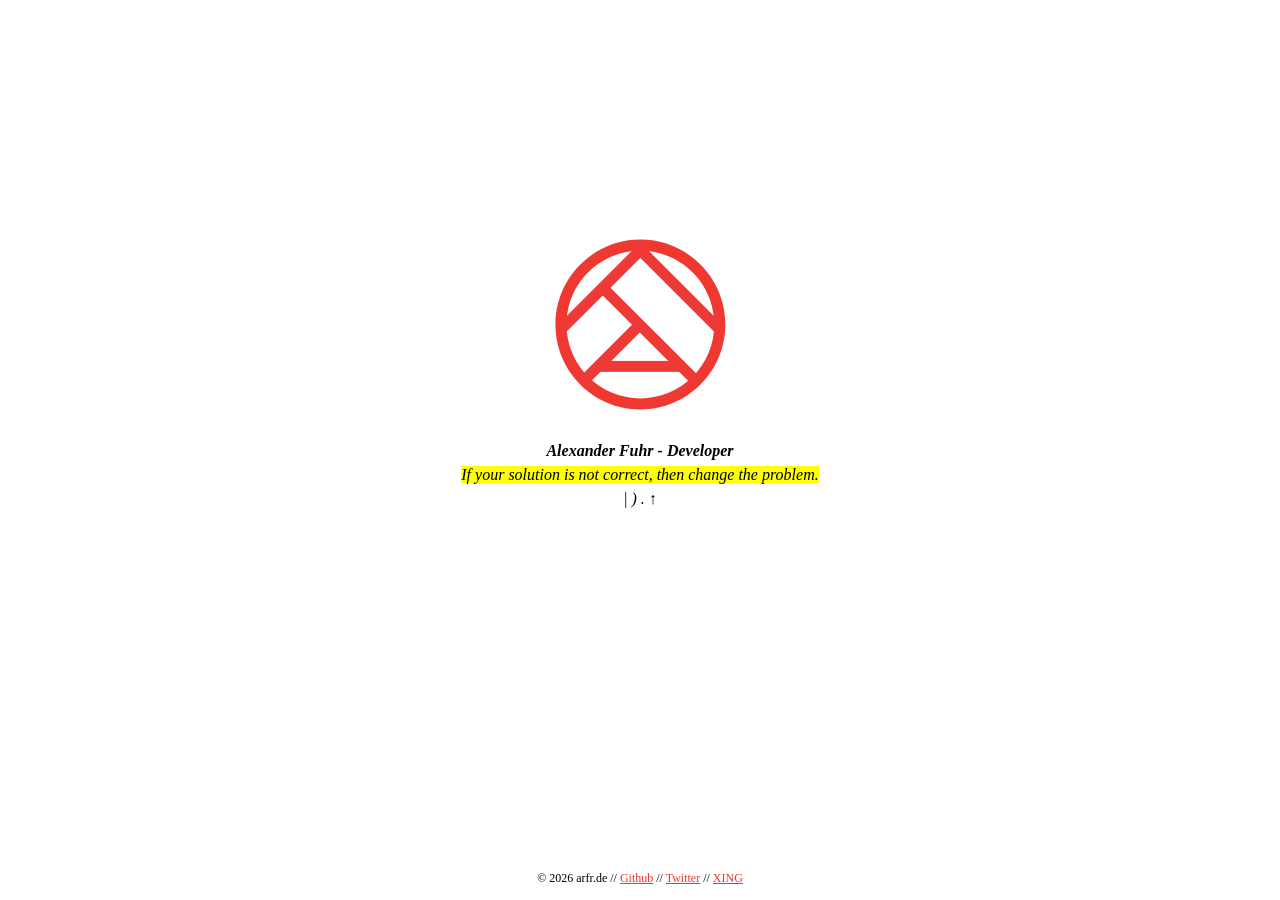
<file: index_old.html>
<!doctype html>  
<head>  
  <meta charset="utf-8">  
  <title>Alexander Fuhr</title>  
  <meta name="author" content="Alexander Fuhr">
  <meta name="description" content="Software Developer">  
  <meta name="robots" content="index,follow">
  <meta name="revisit-after" content="7">
  <meta name="viewport" content="width=device-width, initial-scale=1.0">  
  <link rel="shortcut icon" href="/favicon.ico">  
  <link rel="stylesheet" href="/css/style.css">
</head>  
<body>
	<div class="vcard">
		<!--<img class="photo org" src="/img/arfr_logo.png" alt="ARFR">-->
		<svg
   xmlns:dc="http://purl.org/dc/elements/1.1/"
   xmlns:cc="http://creativecommons.org/ns#"
   xmlns:rdf="http://www.w3.org/1999/02/22-rdf-syntax-ns#"
   xmlns:svg="http://www.w3.org/2000/svg"
   xmlns="http://www.w3.org/2000/svg"
   xmlns:sodipodi="http://sodipodi.sourceforge.net/DTD/sodipodi-0.dtd"
   xmlns:inkscape="http://www.inkscape.org/namespaces/inkscape"
   version="1.1"
   id="logo"
   x="0px"
   y="0px"
   width="171"
   height="171"
   viewBox="0 0 170.99999 170.99999"
   enable-background="new 0 0 4110.24 3118.11"
   xml:space="preserve"
   sodipodi:docname="arfr_main_logo.svg"
   inkscape:version="0.92.4 (5da689c313, 2019-01-14)"><metadata
   id="metadata27"><rdf:RDF><cc:Work
       rdf:about=""><dc:format>image/svg+xml</dc:format><dc:type
         rdf:resource="http://purl.org/dc/dcmitype/StillImage" /><dc:title></dc:title></cc:Work></rdf:RDF></metadata><defs
   id="defs25" /><sodipodi:namedview
   pagecolor="#ffffff"
   bordercolor="#666666"
   borderopacity="1"
   objecttolerance="10"
   gridtolerance="10"
   guidetolerance="10"
   inkscape:pageopacity="0"
   inkscape:pageshadow="2"
   inkscape:window-width="2560"
   inkscape:window-height="1361"
   id="namedview23"
   showgrid="false"
   inkscape:zoom="8"
   inkscape:cx="77.841582"
   inkscape:cy="108.04915"
   inkscape:window-x="-9"
   inkscape:window-y="-9"
   inkscape:window-maximized="1"
   inkscape:current-layer="logo" />
<path
   d="m 85.392533,0.622367 c -46.9147,0 -84.9466,38.0319 -84.9466,84.946703 0,46.9148 38.0319,84.9467 84.9466,84.9467 46.914797,0 84.946597,-38.0319 84.946597,-84.9467 0,-46.914803 -38.0318,-84.946703 -84.946597,-84.946703 z m 0,158.814403 c -40.796,0 -73.8676,-33.0718 -73.8676,-73.8677 0,-40.796003 33.0717,-73.867703 73.8676,-73.867703 40.795997,0 73.867597,33.0717 73.867597,73.867703 0,40.7959 -33.0716,73.8677 -73.867597,73.8677 z"
   id="path10"
   inkscape:connector-curvature="0"
   style="fill:#ef3930;stroke-width:0.08943842" />
<rect
   x="-59.988045"
   y="62.779274"
   transform="rotate(-45)"
   width="118.38133"
   height="10.954491"
   id="rect12"
   style="fill:#ef3937;stroke-width:0.08943755" />
<rect
   x="-80.860596"
   y="115.1489"
   transform="rotate(-45)"
   width="80.959145"
   height="10.954491"
   id="rect14"
   style="fill:#ef3937;stroke-width:0.08943755" />
<rect
   x="44.228596"
   y="121.91288"
   width="82.965309"
   height="10.954596"
   id="rect16"
   style="fill:#ef3937;stroke-width:0.08943842" />
<rect
   x="62.333961"
   y="-57.951656"
   transform="rotate(45)"
   width="120.76145"
   height="10.954491"
   id="rect18"
   style="fill:#ef3937;stroke-width:0.08943755" />
<rect
   x="68.733131"
   y="-4.7705069"
   transform="rotate(45)"
   width="132.04309"
   height="10.95458"
   id="rect20"
   style="fill:#ef3937;stroke-width:0.08943755" />
</svg>
		<span>
			<b><span class="fn n"><span class="given-name">Alexander</span> <span class="family-name">Fuhr</span></span> - <span class="title">Developer</span>Developer</b>
			<br>
			<span class="rainbow">If your solution is not correct, then change the problem.</span>
			<br>
			| ) . ↑
		</span>
	</div>	
    <div class="social-media copy blog">
		&copy; 2026 <a class="copyright" href="https://arfr.de">arfr.de</a> <!--// <a title="ARFR BLOG" href="https://blog.arfr.de">Blog</a>--> // <a title="ARFR on Github" href="https://github.com/arfr">Github</a> // <a title="ARFR Twitter" href="https://twitter.com/netfuhr">Twitter</a> // <a title="XING Profile" href="https://www.xing.com/profile/Alexander_Fuhr">XING</a>
	</div>
	<script src="/js/script.js"></script>   
</body>
</html>
</file>
<file: css/site.css>
@font-face { font-family: 'Montserrat'; font-style: normal; font-weight: 400; font-display: swap; src: url('../fonts/montserrat-latin-400-normal.woff2') format('woff2'); unicode-range: U+0000-00FF, U+0131, U+0152-0153, U+02BB-02BC, U+02C6, U+02DA, U+02DC, U+0304, U+0308, U+0329, U+2000-206F, U+20AC, U+2122, U+2191, U+2193, U+2212, U+2215, U+FEFF, U+FFFD; }
@font-face { font-family: 'Montserrat'; font-style: normal; font-weight: 500; font-display: swap; src: url('../fonts/montserrat-latin-500-normal.woff2') format('woff2'); unicode-range: U+0000-00FF, U+0131, U+0152-0153, U+02BB-02BC, U+02C6, U+02DA, U+02DC, U+0304, U+0308, U+0329, U+2000-206F, U+20AC, U+2122, U+2191, U+2193, U+2212, U+2215, U+FEFF, U+FFFD; }
@font-face { font-family: 'Montserrat'; font-style: normal; font-weight: 600; font-display: swap; src: url('../fonts/montserrat-latin-600-normal.woff2') format('woff2'); unicode-range: U+0000-00FF, U+0131, U+0152-0153, U+02BB-02BC, U+02C6, U+02DA, U+02DC, U+0304, U+0308, U+0329, U+2000-206F, U+20AC, U+2122, U+2191, U+2193, U+2212, U+2215, U+FEFF, U+FFFD; }
@font-face { font-family: 'Montserrat'; font-style: normal; font-weight: 400; font-display: swap; src: url('../fonts/montserrat-latin-ext-400-normal.woff2') format('woff2'); unicode-range: U+0100-02BA, U+02BD-02C5, U+02C7-02CC, U+02CE-02D7, U+02DD-02FF, U+0304, U+0308, U+0329, U+1D00-1DBF, U+1E00-1E9F, U+1EF2-1EFF, U+2020, U+20A0-20AB, U+20AD-20C0, U+2113, U+2C60-2C7F, U+A720-A7FF; }
@font-face { font-family: 'Montserrat'; font-style: normal; font-weight: 500; font-display: swap; src: url('../fonts/montserrat-latin-ext-500-normal.woff2') format('woff2'); unicode-range: U+0100-02BA, U+02BD-02C5, U+02C7-02CC, U+02CE-02D7, U+02DD-02FF, U+0304, U+0308, U+0329, U+1D00-1DBF, U+1E00-1E9F, U+1EF2-1EFF, U+2020, U+20A0-20AB, U+20AD-20C0, U+2113, U+2C60-2C7F, U+A720-A7FF; }
@font-face { font-family: 'Montserrat'; font-style: normal; font-weight: 600; font-display: swap; src: url('../fonts/montserrat-latin-ext-600-normal.woff2') format('woff2'); unicode-range: U+0100-02BA, U+02BD-02C5, U+02C7-02CC, U+02CE-02D7, U+02DD-02FF, U+0304, U+0308, U+0329, U+1D00-1DBF, U+1E00-1E9F, U+1EF2-1EFF, U+2020, U+20A0-20AB, U+20AD-20C0, U+2113, U+2C60-2C7F, U+A720-A7FF; }
@font-face { font-family: 'Montserrat'; font-style: normal; font-weight: 400; font-display: swap; src: url('../fonts/montserrat-cyrillic-400-normal.woff2') format('woff2'); unicode-range: U+0301, U+0400-045F, U+0490-0491, U+04B0-04B1, U+2116; }
@font-face { font-family: 'Montserrat'; font-style: normal; font-weight: 500; font-display: swap; src: url('../fonts/montserrat-cyrillic-500-normal.woff2') format('woff2'); unicode-range: U+0301, U+0400-045F, U+0490-0491, U+04B0-04B1, U+2116; }
@font-face { font-family: 'Montserrat'; font-style: normal; font-weight: 600; font-display: swap; src: url('../fonts/montserrat-cyrillic-600-normal.woff2') format('woff2'); unicode-range: U+0301, U+0400-045F, U+0490-0491, U+04B0-04B1, U+2116; }
@font-face { font-family: 'IBM Plex Mono'; font-style: normal; font-weight: 400; font-display: swap; src: url('../fonts/ibm-plex-mono-latin-400-normal.woff2') format('woff2'); unicode-range: U+0000-00FF, U+0131, U+0152-0153, U+02BB-02BC, U+02C6, U+02DA, U+02DC, U+0304, U+0308, U+0329, U+2000-206F, U+20AC, U+2122, U+2191, U+2193, U+2212, U+2215, U+FEFF, U+FFFD; }
@font-face { font-family: 'IBM Plex Mono'; font-style: normal; font-weight: 500; font-display: swap; src: url('../fonts/ibm-plex-mono-latin-500-normal.woff2') format('woff2'); unicode-range: U+0000-00FF, U+0131, U+0152-0153, U+02BB-02BC, U+02C6, U+02DA, U+02DC, U+0304, U+0308, U+0329, U+2000-206F, U+20AC, U+2122, U+2191, U+2193, U+2212, U+2215, U+FEFF, U+FFFD; }
@font-face { font-family: 'IBM Plex Mono'; font-style: normal; font-weight: 400; font-display: swap; src: url('../fonts/ibm-plex-mono-latin-ext-400-normal.woff2') format('woff2'); unicode-range: U+0100-02BA, U+02BD-02C5, U+02C7-02CC, U+02CE-02D7, U+02DD-02FF, U+0304, U+0308, U+0329, U+1D00-1DBF, U+1E00-1E9F, U+1EF2-1EFF, U+2020, U+20A0-20AB, U+20AD-20C0, U+2113, U+2C60-2C7F, U+A720-A7FF; }
@font-face { font-family: 'IBM Plex Mono'; font-style: normal; font-weight: 500; font-display: swap; src: url('../fonts/ibm-plex-mono-latin-ext-500-normal.woff2') format('woff2'); unicode-range: U+0100-02BA, U+02BD-02C5, U+02C7-02CC, U+02CE-02D7, U+02DD-02FF, U+0304, U+0308, U+0329, U+1D00-1DBF, U+1E00-1E9F, U+1EF2-1EFF, U+2020, U+20A0-20AB, U+20AD-20C0, U+2113, U+2C60-2C7F, U+A720-A7FF; }
@font-face { font-family: 'IBM Plex Mono'; font-style: normal; font-weight: 400; font-display: swap; src: url('../fonts/ibm-plex-mono-cyrillic-400-normal.woff2') format('woff2'); unicode-range: U+0301, U+0400-045F, U+0490-0491, U+04B0-04B1, U+2116; }
@font-face { font-family: 'IBM Plex Mono'; font-style: normal; font-weight: 500; font-display: swap; src: url('../fonts/ibm-plex-mono-cyrillic-500-normal.woff2') format('woff2'); unicode-range: U+0301, U+0400-045F, U+0490-0491, U+04B0-04B1, U+2116; }
@font-face { font-family: 'Commissioner'; font-style: normal; font-weight: 400; font-display: swap; src: url('../fonts/commissioner-greek-400-normal.woff2') format('woff2'); unicode-range: U+0370-0377, U+037A-037F, U+0384-038A, U+038C, U+038E-03A1, U+03A3-03FF; }
@font-face { font-family: 'Commissioner'; font-style: normal; font-weight: 500; font-display: swap; src: url('../fonts/commissioner-greek-500-normal.woff2') format('woff2'); unicode-range: U+0370-0377, U+037A-037F, U+0384-038A, U+038C, U+038E-03A1, U+03A3-03FF; }
@font-face { font-family: 'Commissioner'; font-style: normal; font-weight: 600; font-display: swap; src: url('../fonts/commissioner-greek-600-normal.woff2') format('woff2'); unicode-range: U+0370-0377, U+037A-037F, U+0384-038A, U+038C, U+038E-03A1, U+03A3-03FF; }
@font-face { font-family: 'IBM Plex Sans'; font-style: normal; font-weight: 400; font-display: swap; src: url('../fonts/ibm-plex-sans-latin-400-normal.woff2') format('woff2'); unicode-range: U+0000-00FF, U+0131, U+0152-0153, U+02BB-02BC, U+02C6, U+02DA, U+02DC, U+0304, U+0308, U+0329, U+2000-206F, U+20AC, U+2122, U+2191, U+2193, U+2212, U+2215, U+FEFF, U+FFFD; }
@font-face { font-family: 'IBM Plex Sans'; font-style: normal; font-weight: 500; font-display: swap; src: url('../fonts/ibm-plex-sans-latin-500-normal.woff2') format('woff2'); unicode-range: U+0000-00FF, U+0131, U+0152-0153, U+02BB-02BC, U+02C6, U+02DA, U+02DC, U+0304, U+0308, U+0329, U+2000-206F, U+20AC, U+2122, U+2191, U+2193, U+2212, U+2215, U+FEFF, U+FFFD; }
@font-face { font-family: 'IBM Plex Sans'; font-style: normal; font-weight: 600; font-display: swap; src: url('../fonts/ibm-plex-sans-latin-600-normal.woff2') format('woff2'); unicode-range: U+0000-00FF, U+0131, U+0152-0153, U+02BB-02BC, U+02C6, U+02DA, U+02DC, U+0304, U+0308, U+0329, U+2000-206F, U+20AC, U+2122, U+2191, U+2193, U+2212, U+2215, U+FEFF, U+FFFD; }
@font-face { font-family: 'IBM Plex Sans'; font-style: normal; font-weight: 400; font-display: swap; src: url('../fonts/ibm-plex-sans-latin-ext-400-normal.woff2') format('woff2'); unicode-range: U+0100-02BA, U+02BD-02C5, U+02C7-02CC, U+02CE-02D7, U+02DD-02FF, U+0304, U+0308, U+0329, U+1D00-1DBF, U+1E00-1E9F, U+1EF2-1EFF, U+2020, U+20A0-20AB, U+20AD-20C0, U+2113, U+2C60-2C7F, U+A720-A7FF; }
@font-face { font-family: 'IBM Plex Sans'; font-style: normal; font-weight: 500; font-display: swap; src: url('../fonts/ibm-plex-sans-latin-ext-500-normal.woff2') format('woff2'); unicode-range: U+0100-02BA, U+02BD-02C5, U+02C7-02CC, U+02CE-02D7, U+02DD-02FF, U+0304, U+0308, U+0329, U+1D00-1DBF, U+1E00-1E9F, U+1EF2-1EFF, U+2020, U+20A0-20AB, U+20AD-20C0, U+2113, U+2C60-2C7F, U+A720-A7FF; }
@font-face { font-family: 'IBM Plex Sans'; font-style: normal; font-weight: 600; font-display: swap; src: url('../fonts/ibm-plex-sans-latin-ext-600-normal.woff2') format('woff2'); unicode-range: U+0100-02BA, U+02BD-02C5, U+02C7-02CC, U+02CE-02D7, U+02DD-02FF, U+0304, U+0308, U+0329, U+1D00-1DBF, U+1E00-1E9F, U+1EF2-1EFF, U+2020, U+20A0-20AB, U+20AD-20C0, U+2113, U+2C60-2C7F, U+A720-A7FF; }
@font-face { font-family: 'IBM Plex Sans'; font-style: normal; font-weight: 400; font-display: swap; src: url('../fonts/ibm-plex-sans-cyrillic-400-normal.woff2') format('woff2'); unicode-range: U+0301, U+0400-045F, U+0490-0491, U+04B0-04B1, U+2116; }
@font-face { font-family: 'IBM Plex Sans'; font-style: normal; font-weight: 500; font-display: swap; src: url('../fonts/ibm-plex-sans-cyrillic-500-normal.woff2') format('woff2'); unicode-range: U+0301, U+0400-045F, U+0490-0491, U+04B0-04B1, U+2116; }
@font-face { font-family: 'IBM Plex Sans'; font-style: normal; font-weight: 600; font-display: swap; src: url('../fonts/ibm-plex-sans-cyrillic-600-normal.woff2') format('woff2'); unicode-range: U+0301, U+0400-045F, U+0490-0491, U+04B0-04B1, U+2116; }
/* Arial scaled to the web fonts' width and height, so text does not jump when they arrive */
@font-face { font-family: 'Montserrat Fallback'; src: local('Arial'), local('ArialMT'), local('Liberation Sans'); size-adjust: 113.65%; ascent-override: 85.17%; descent-override: 22.09%; line-gap-override: 0%; }
@font-face { font-family: 'IBM Plex Sans Fallback'; src: local('Arial'), local('ArialMT'), local('Liberation Sans'); size-adjust: 100.95%; ascent-override: 101.54%; descent-override: 27.24%; line-gap-override: 0%; }

/* Layout: one calm column of statements, each opened by a headline + dark bar (the LinkedIn banner motif); the hero pairs it with a code review that shows "AI-assisted, human-led" at work. */
:root {
  /* one dark page in both schemes: the sections differ by tone, not by light/dark bands.
     Every colour of the page is named here once; the rest of the CSS and the canvas drawings only use the names */
  --page-rgb: 15, 14, 16;
  --page: rgb(var(--page-rgb));
  --bg: var(--page);
  --fg: #F2F0F1;
  --text: #DEDCDD; /* running text, about 87 % white: long paragraphs do not glare on the dark ground (14 : 1) */
  --muted: #BAB5B8;
  --line: #2A272A;
  --surface: #18171A;
  --bar: var(--fg);
  --bar-fg: #121113;
  /* the two voices: cyan is the human, amber the AI; as r, g, b too, so any shade can take an alpha */
  --human-rgb: 63, 224, 245;
  --human: rgb(var(--human-rgb));
  --ai-rgb: 255, 180, 84;
  --ai: rgb(var(--ai-rgb));
  --ai-light: #FFE2B8;
  --ai-dark: #C77B1E;
  --accent: var(--human);
  --grid-ink: rgba(242, 240, 241, 0.12);
  --grid-glow: rgba(var(--human-rgb), 0.3);
  /* the neon stage of the hero and the game: bluer blacks and whites; its neon is the human cyan, --neon-light a paler tint */
  --neon-light: #7FF0FF;
  --stage-bg: #05070B;
  --space: #020306; /* deep space behind the stars, the Earth and the Moon */
  --stage-glow: #0A2131;
  --stage-surface: #0A1219;
  --stage-line: #1B2A34;
  --stage-dim: #8FA6B0;
  --stage-muted: #A9BDC6;
  --stage-fg: #EAF6FA;
  --struck: rgba(240, 248, 255, 0.5); /* the word that is not quite right, faded back */
  /* plain black and white: the frame, light on dark, shadows, the snow */
  --black-rgb: 0, 0, 0;
  --frame-bg: rgb(var(--black-rgb));
  --white-rgb: 255, 255, 255;
  --white: rgb(var(--white-rgb));
  --slate-rgb: 110, 120, 140;
  /* buttons, status lights and the terminal window */
  --ghost: #232125;
  --ghost-hover: #2E2B30;
  --ok: #5EE6A8;
  --status-wait: #F2B24C;
  --status-online: #3DD68C;
  --status-offline: #9A9599;
  --win-close: #FF5F57;
  --win-min: #FEBC2E;
  --win-max: #28C840;
  color-scheme: dark;
  /* type scale: five sizes */
  --fs-s: 0.875rem;
  --fs-m: clamp(1rem, 0.93rem + 0.3vw, 1.1875rem);
  --fs-l: clamp(1.2rem, 1rem + 0.6vw, 1.5rem);
  --fs-xl: clamp(2rem, 1.3rem + 2.6vw, 3.75rem);
  --fs-xxl: clamp(2.4rem, 1rem + 5vw, 5.5rem);
  --font-display: 'Montserrat', 'Commissioner', 'Montserrat Fallback', 'Helvetica Neue', Arial, sans-serif;
  --font-body: 'IBM Plex Sans', 'Commissioner', 'IBM Plex Sans Fallback', 'Helvetica Neue', Arial, sans-serif;
  /* three line heights and three tracking steps carry the whole page */
  --lh-tight: 1.05;
  --lh-snug: 1.3;
  --lh-body: 1.6;
  --ls-display: -0.03em;
  --ls-caps: 0.08em;
  --ls-caps-wide: 0.14em;
  --font-mono: 'IBM Plex Mono', ui-monospace, 'SFMono-Regular', Menlo, Consolas, monospace;
  --wrap: 1280px;
  /* "About" is a terminal band: one dark look in both themes, on purpose */
  --term-bg-rgb: 11, 11, 12;
  --term-bg: rgb(var(--term-bg-rgb));
  --term-surface: #141315;
  --term-fg: #EDEBEC;
  --term-muted: #ADA8AB;
  --term-line: #262326;
  --term-accent: var(--human);
}
html[lang="en"] { --fs-xxl: clamp(2.3rem, 1rem + 4.2vw, 4.75rem); }
html[lang="ru"], html[lang="el"] { --fs-xxl: clamp(1.9rem, 0.9rem + 3.4vw, 4rem); --fs-xl: clamp(1.8rem, 1.1rem + 2.2vw, 3.25rem); }
html[lang="sr"] { --fs-xxl: clamp(2.2rem, 1rem + 4.4vw, 5rem); }
@media (max-width: 480px) { html[lang="ru"] { --fs-xl: 1.65rem; } }

* { box-sizing: border-box; }
html { scroll-behavior: smooth; }
@media (prefers-reduced-motion: reduce) { html { scroll-behavior: auto; } }
body {
  margin: 0;
  background: var(--bg);
  color: var(--fg);
  font-family: var(--font-body);
  font-size: var(--fs-m);
  line-height: var(--lh-body);
  font-synthesis: none;
  -webkit-font-smoothing: antialiased;
}
/* long German compounds break cleanly in running text; statements and the terminal never hyphenate */
main p, main li { -webkit-hyphens: auto; hyphens: auto; hyphenate-limit-chars: 7 3 3; }
main .lede, .cli p, .cli li { -webkit-hyphens: manual; hyphens: manual; }
a { color: inherit; }
:focus-visible { outline: 2px solid var(--accent); outline-offset: 3px; border-radius: 2px; }

.wrap {
  max-width: var(--wrap);
  margin-inline: auto;
  padding-left: max(24px, env(safe-area-inset-left, 0px));
  padding-right: max(24px, env(safe-area-inset-right, 0px));
}
@media (max-width: 480px) {
  .wrap {
    padding-left: max(16px, env(safe-area-inset-left, 0px));
    padding-right: max(16px, env(safe-area-inset-right, 0px));
  }
}

/* The brand device: text on a light bar, one bar per line, its ends skewed like a parallelogram
   (after pepelsbey.dev/articles/skewed-highlight). One gradient at 103deg draws the whole shape, so there is no seam where
   slant and edge meet: its isolines lean like "/", 0.35em cuts the slant from the bottom-left corner of a line (the bar
   is about 1.53em tall, 1.53em * sin 13deg = 0.345em) and the same from the top-right. box-decoration-break: clone gives
   every wrapped line its own bar with both ends; the 1 px ramps keep the slants smooth. --slope 77deg mirrors it ("\"). */
.bar {
  --mark: var(--bar);
  background: linear-gradient(var(--slope, 103deg),
    transparent calc(0.35em - 0.5px), var(--mark) calc(0.35em + 0.5px),
    var(--mark) calc(100% - 0.35em - 0.5px), transparent calc(100% - 0.35em + 0.5px));
  color: var(--bar-fg);
  padding: 0.12em 0.55em 0.18em;
  -webkit-box-decoration-break: clone;
  box-decoration-break: clone;
  line-height: 1.85; /* room for the bar padding between wrapped lines */
}


/* Header */
.site-head {
  position: sticky;
  top: env(safe-area-inset-top, 0px);
  z-index: 10;
  height: var(--tab-d);
  margin-bottom: calc(-1 * var(--tab-d));
}
.site-head .wrap {
  position: relative;
  display: flex;
  align-items: center;
  justify-content: space-between;
  gap: 16px;
  height: 100%;
}

/* Hero */
/* The hero is a window into space in both themes, on purpose: stars and the Earth only work on black */
.hero {
  position: relative;
  overflow: hidden;
  --bg: var(--stage-bg);
  --fg: var(--stage-fg);
  --muted: var(--stage-muted);
  --line: var(--stage-line);
  --surface: var(--stage-surface);
  --bar: var(--stage-fg);
  --bar-fg: var(--stage-bg);
  --accent: var(--human);
  --plate: #121C25; /* the dark plates of the quiz */
  color-scheme: dark;
  color: var(--fg);
  background: var(--space);
}
.hero .review-card { background: var(--stage-surface); border-color: rgba(var(--human-rgb), 0.22); }
.retro-grid {
  position: absolute;
  inset: 0;
  width: 100%;
  height: 100%;
  display: block;
  pointer-events: none;
  z-index: 0;
}
.hero .wrap { position: relative; z-index: 1; }
/* the Earth turns for as long as the page is open, so it gets a way to stop (WCAG 2.2.2); quiet, in the empty corner */
.earth-pause {
  position: absolute;
  z-index: 2;
  right: calc(max((100% - var(--wrap)) / 2, 0px) + 11px);
  bottom: calc(var(--frame) + 30px);
  display: grid;
  place-items: center;
  width: 44px;
  height: 44px;
  padding: 0;
  border: 0;
  background: none;
  color: rgba(var(--white-rgb), 0.45);
  cursor: pointer;
  transition: color 0.15s ease, opacity 0.45s ease;
}
.earth-pause:hover, .earth-pause:focus-visible { color: var(--fg); }
.earth-pause svg { width: 14px; height: 14px; fill: currentColor; }
.earth-pause .i-play, .earth-pause.is-paused .i-pause { display: none; }
.earth-pause.is-paused .i-play { display: block; }
.hero.quiz-shown .earth-pause { visibility: hidden; opacity: 0; }
.hero::after {
  content: "";
  position: absolute;
  inset: 0;
  background: linear-gradient(to bottom, rgba(var(--page-rgb), 0) calc(100% - clamp(64px, 10vw, 140px)), var(--page));
  pointer-events: none;
  z-index: 0;
}

/* CRT feel on the dark terminal bands */
.about-band, .next-band { position: relative; }
.about-band .wrap, .next-band .wrap { position: relative; z-index: 1; }

.hero .wrap {
  display: grid;
  grid-template-columns: minmax(0, 1.4fr) minmax(0, 1fr);
  gap: clamp(40px, 6vw, 88px);
  align-items: center;
  /* the bottom padding keeps the quiz clear of the "scroll down" tab */
  padding-block: calc(var(--tab-d) + clamp(40px, 6vw, 88px)) calc(var(--tab-d) + clamp(32px, 4vw, 64px));
}
.hero-text { display: flex; flex-direction: column; gap: 28px; min-width: 0; }
.hero-side { display: flex; flex-direction: column; gap: 28px; min-width: 0; }
.hero h1 {
  margin: 0;
  font-family: var(--font-display);
  font-weight: 500;
  font-size: var(--fs-xxl);
  line-height: var(--lh-tight);
  letter-spacing: var(--ls-display);
  text-wrap: balance;
}
/* headline and the line under it are one sentence: screen readers get it whole from the h1 (hero.sentence, .sr-only),
   the two visible halves are hidden from them */
/* the word that is not quite right: read first, then it fades back */
.hero h1 .squiggle { animation: struck-fade 0.8s ease 1.2s both; }
@keyframes struck-fade { from { color: inherit; } to { color: var(--struck); } }
@media (prefers-reduced-motion: reduce) { .hero h1 .squiggle { animation: none; color: var(--struck); } }
.hero .lede {
  margin: 0;
  font-family: var(--font-display);
  font-weight: 500;
  font-size: var(--fs-l);
  max-width: 32ch;
  text-wrap: balance;
}
.role {
  margin: 0;
  color: var(--fg);
  font-weight: 500;
  font-size: var(--fs-m);
  line-height: var(--lh-body);
}
.role strong { color: var(--fg); font-weight: 600; }
.role .sep { display: inline-block; width: 4px; height: 4px; margin: 0 10px; vertical-align: middle; border-radius: 50%; background: var(--muted); }
/* the role on a black bar with white letters, slanting the other way than the white bar above it; on the phone
   it wraps into two even lines instead of leaving one word alone */
.role { text-wrap: balance; }
.role .bar { --slope: 77deg; --mark: rgb(var(--black-rgb)); color: var(--bar); }
.btn {
  display: inline-flex;
  align-items: center;
  gap: 10px;
  min-height: 48px;
  padding: 0 22px;
  border-radius: 4px;
  font-family: var(--font-display);
  font-weight: 600;
  font-size: var(--fs-m);
  text-decoration: none;
  border: 0;
  cursor: pointer;
  transition: transform 0.15s ease, background-color 0.15s ease;
}
.btn-primary { background: var(--bar); color: var(--bar-fg); }
.btn-primary:hover { background: var(--white); }
.btn-ghost { background: var(--ghost); color: var(--fg); }
.btn-ghost:hover { background: var(--ghost-hover); }
.btn:hover { transform: translateY(-1px); }
.btn:active { transform: translateY(0) scale(0.98); }
@media (prefers-reduced-motion: reduce) { .btn { transition: none; } .btn:hover { transform: none; } }
.btn svg { width: 18px; height: 18px; flex: none; }

/* Code review card: the subject's own artefact */
.review {
  margin: 0;
  display: flex;
  flex-direction: column;
  gap: 14px;
  min-width: 0;
}
.review-card {
  background: var(--surface);
  border: 1px solid var(--line);
  border-radius: 8px;
  overflow: hidden;
  font-size: var(--fs-s);
  line-height: var(--lh-body);
}
.review-card .code { font-size: var(--fs-s); }
.review-head {
  display: flex;
  justify-content: space-between;
  align-items: center;
  gap: 12px;
  padding: 12px 16px;
  border-bottom: 1px solid var(--line);
  color: var(--muted);
}
.review-head .file { color: var(--fg); font-weight: 500; }
.chip {
  display: inline-flex;
  align-items: center;
  gap: 6px;
  font-size: var(--fs-s);
  font-weight: 500;
  padding: 3px 10px;
  border-radius: 999px;
  border: 1px solid var(--line);
  background: var(--bg);
  white-space: nowrap;
}
.chip-ok { background: var(--bar); color: var(--bar-fg); border-color: var(--bar); }
.chip svg { width: 12px; height: 12px; }
.chat-link {
  padding: 0;
  border: 0;
  background: none;
  font: inherit;
  color: var(--accent);
  text-decoration: underline;
  text-underline-offset: 3px;
  cursor: pointer;
}
.chat-link:hover { text-decoration-thickness: 2px; }
.hunk { padding: 14px 16px; display: flex; flex-direction: column; gap: 8px; }
.hunk + .hunk { border-top: 1px dashed var(--line); }
.hunk-label { color: var(--muted); font-size: var(--fs-s); }
.code {
  margin: 0;
  overflow-x: auto;
  white-space: pre;
  color: var(--fg);
  font-family: var(--font-mono);
}
.code mark { background: transparent; color: var(--accent); font-weight: 500; }
.comment {
  display: flex;
  gap: 12px;
  align-items: flex-start;
  margin: 2px 0;
  padding: 12px;
  background: var(--bg);
  border: 1px solid var(--line);
  border-radius: 6px;
  font-family: var(--font-body);
  font-size: var(--fs-m);
  line-height: var(--lh-body);
}
.avatar {
  flex: none;
  width: 28px;
  height: 28px;
  border-radius: 50%;
  background: var(--bar);
  color: var(--bar-fg);
  display: grid;
  place-items: center;
  font-family: var(--font-display);
  font-weight: 600;
  font-size: var(--fs-s);
}
.comment p { margin: 0; min-width: 0; }
.comment b { font-weight: 600; }
.review-foot {
  display: flex;
  justify-content: space-between;
  align-items: center;
  gap: 12px;
  padding: 12px 16px;
  border-top: 1px solid var(--line);
  color: var(--muted);
}
.review figcaption {
  font-size: var(--fs-s);
  color: var(--muted);
}

/* Review carousel */
.carousel { overflow: hidden; transition: height 0.3s ease; }
.track {
  display: flex;
  align-items: flex-start;
  transition: transform 0.45s cubic-bezier(0.2, 0.7, 0.2, 1);
  touch-action: pan-y;
}
/* every slide has the same height; what appears after an answer scrolls inside */
.slide { flex: 0 0 100%; min-width: 0; display: flex; flex-direction: column; position: relative; height: var(--slide-h, auto); overflow-y: auto; }
.slide .review-foot { margin-top: auto; justify-content: flex-end; }
.slide .review-head { justify-content: flex-end; }
@media (max-width: 420px) {
  .dot { width: 18px; }
}
[hidden] { display: none !important; }

/* Quiz: the visitor decides first, the "AI" applauds, then the verdict */
.quiz { display: none; flex-direction: column; gap: 10px; }
.quiz-on .quiz { display: flex; }
.quiz-on .slide:not(.answered) .comment,
.quiz-on .slide:not(.answered) .hunk-fix,
.quiz-on .slide:not(.answered) .review-foot { display: none; }
.quiz-q {
  margin: 4px 0 0;
  font-family: var(--font-body);
  font-weight: 600;
  font-size: var(--fs-m);
  color: var(--fg);
}
.quiz-opts { display: flex; flex-direction: column; gap: 6px; }
.opt {
  display: flex;
  align-items: center;
  gap: 12px;
  width: 100%;
  min-height: 44px;
  padding: 8px 12px;
  text-align: left;
  font-family: var(--font-body);
  font-size: var(--fs-m);
  line-height: var(--lh-snug);
  color: var(--fg);
  background: var(--bg);
  border: 1px solid var(--line);
  border-radius: 6px;
  cursor: pointer;
  transition: border-color 0.15s ease, opacity 0.15s ease, transform 0.12s ease;
}
.opt:hover:not(:disabled) { border-color: var(--fg); }
.opt:active:not(:disabled) { transform: scale(0.985); }
.opt:disabled { cursor: default; }
.opt-key {
  flex: none;
  width: 24px;
  height: 24px;
  display: grid;
  place-items: center;
  border-radius: 4px;
  background: var(--surface);
  font-size: var(--fs-s);
  font-weight: 600;
  color: var(--muted);
}
.answered .opt { opacity: 0.45; }
.answered .opt.is-correct, .answered .opt.is-picked { opacity: 1; }
.opt.is-correct { border-color: var(--fg); }
.opt.is-correct .opt-key { background: var(--bar); color: var(--bar-fg); }
.opt.is-picked:not(.is-correct) { border-color: var(--accent); }
.opt.is-picked:not(.is-correct) .opt-key { background: var(--accent); color: var(--bg); }
.ai-reply {
  display: flex;
  gap: 12px;
  align-items: flex-start;
  padding: 12px;
  border: 1px dashed var(--line);
  border-radius: 6px;
  font-family: var(--font-body);
  font-size: var(--fs-m);
  line-height: var(--lh-body);
}
.ai-reply p { margin: 0; min-width: 0; }
.ai-reply b { font-weight: 600; }
.avatar-ai {
  background: transparent;
  color: var(--muted);
  border: 1px dashed var(--muted);
  border-radius: 4px;
  font-weight: 600;
}
.ai-text.thinking { color: var(--muted); letter-spacing: var(--ls-caps-wide); }
.verdict { font-weight: 600; margin-right: 0.35em; }
.verdict.is-wrong { color: var(--accent); }
/* the result covers the card once all ten are answered */
.review-card.carousel { position: relative; }
.quiz-score {
  position: absolute;
  inset: 0;
  z-index: 3;
  overflow-y: auto;
  background: var(--surface);
  animation: score-in 0.35s ease both;
}
.quiz-score::-webkit-scrollbar { width: 6px; }
.quiz-score::-webkit-scrollbar-thumb { background: rgba(var(--human-rgb), 0.35); border-radius: 3px; }
@keyframes score-in { from { opacity: 0; transform: translateY(6px); } to { opacity: 1; transform: none; } }
.quiz-score .comment { margin: 2px 0; }
/* the two ways on sit side by side, like a final pair of answers; the bonus is the highlighted one */
.quiz-score .quiz-opts { display: grid; grid-template-columns: repeat(2, minmax(0, 1fr)); gap: 6px; margin-top: 2px; }
.quiz-score .quiz-bonus { border-color: var(--fg); }
.quiz-score .quiz-bonus .opt-key { background: var(--bar); color: var(--bar-fg); }
@media (prefers-reduced-motion: reduce) { .quiz-score { animation: none; } }

/* Quiz stage: like a quiz show, every part keeps its place. The ladder on top, the case as a script (the AI's
   suggestion turns into Alex's revision in place), the question with its answers, and the two voices below them:
   the AI's praise, Alex's verdict and the way on. Everything that can appear is laid out from the start and only
   shown, so the slide never changes height. Wrong is amber, right is cyan, and each also gets a word. */
.review-card.stage { --amber: var(--ai); display: flex; flex-direction: column; gap: 10px; padding: 12px 18px 16px; }
.stage-body { position: relative; }
/* every question fills the card; the footer with the way on sits at the bottom, in the same place each time */
.stage .track { display: grid; align-items: stretch; }
.stage .slide { grid-area: 1 / 1; height: auto; overflow: visible; gap: 12px; visibility: hidden; opacity: 0; transition: opacity 0.3s ease, visibility 0s linear 0.3s; }
.stage .slide.is-current { visibility: visible; opacity: 1; transition: opacity 0.3s ease, visibility 0s; }
.stage .case { display: grid; }
.stage .case > .hunk { grid-area: 1 / 1; min-width: 0; transition: opacity 0.3s ease, visibility 0s; }
/* long lines wrap instead of running past the edge */
.stage .case .code { white-space: pre-wrap; overflow-wrap: anywhere; overflow: visible; }
.stage.quiz-on .slide .hunk-fix { display: grid; border: 0; visibility: hidden; opacity: 0; }
.stage.quiz-on .slide.answered .hunk-ai { visibility: hidden; opacity: 0; }
.stage.quiz-on .slide.answered .hunk-fix { visibility: visible; opacity: 1; }
.stage .quiz-q { margin: 0; }
.opt-tag { display: none; }
.stage .opt-tag { display: grid; justify-items: end; flex: none; margin-left: auto; padding-left: 10px; font-family: var(--font-body); font-size: var(--fs-s); font-weight: 600; white-space: nowrap; visibility: hidden; }
.stage .opt-tag > span { grid-area: 1 / 1; }
.stage .answered .opt.is-correct [data-i18n="quiz.right"], .stage .answered .opt.is-picked:not(.is-correct) [data-i18n="quiz.pick"] { visibility: visible; }
.stage-foot { display: grid; margin-top: auto; }
.stage-foot > * { grid-area: 1 / 1; }
.stage-result { display: flex; flex-direction: column; gap: 6px; visibility: hidden; }
.stage .answering .stage-result, .stage .answered .stage-result { visibility: visible; }
.stage .ai-reply { padding: 0; border: 0; font-size: inherit; line-height: inherit; }
.ai-say { display: grid; }
.ai-say > .ai-sizer, .ai-say > .ai-text { grid-area: 1 / 1; }
.ai-sizer { display: grid; visibility: hidden; }
.ai-sizer > span { grid-area: 1 / 1; }
.stage-row { display: flex; align-items: flex-end; gap: 14px; visibility: hidden; }
.stage .answered .stage-row { visibility: visible; }
.stage.quiz-on .slide .comment { display: block; flex: 1; min-width: 0; margin: 0; padding: 0; border: 0; background: none; font-size: inherit; line-height: inherit; }
.verdict-box { display: inline-grid; margin-right: 0.35em; font-weight: 600; }
.verdict-box > *, .verdict-size > span { grid-area: 1 / 1; }
.verdict-size { display: grid; visibility: hidden; }
.verdict-box .verdict { margin-right: 0; }
.stage-next { display: inline-grid; justify-items: center; align-items: center; flex: none; white-space: nowrap; cursor: pointer; }
.stage-next > span { grid-area: 1 / 1; }
/* "Next" until every question has an answer, then "Result" */
.stage-next > span + span, .quiz-done .stage-next > span:first-child { visibility: hidden; }
.quiz-done .stage-next > span + span { visibility: inherit; }
/* narrow cards (small laptops): slightly tighter spacing, so the quiz still fits one screen */
.review-card.stage { container-type: inline-size; }
@container (max-width: 420px) {
  .stage .slide { gap: 10px; }
  .stage .quiz { gap: 8px; }
  .stage-foot { padding-top: 8px; }
}
/* the quiz has no frame or background of its own and sits straight on the page */
.hero .review-card.stage { background: transparent; border-color: transparent; }
/* without a background of its own the result no longer covers the question beneath it */
.stage-body:has(> .quiz-score:not([hidden])) > .track { opacity: 0; }
@media (max-width: 860px) {
  /* phones and narrow windows: the hero text fills the first screen, the first question follows below */
  .hero .wrap { row-gap: 0; }
  .hero-text { min-height: calc(100svh - 2 * var(--frame) - var(--tab-d) - clamp(40px, 6vw, 88px)); justify-content: center; }
  .hero .quiz-teaser { margin-top: calc(var(--tab-d) + 16px); }
}
@media (prefers-reduced-motion: reduce) {
  .stage .slide, .stage .slide.is-current, .stage .case > .hunk, .stage-next, .stage-back { transition: none; }
}
/* Hero: only the first question, as a way in. An answer opens the quiz on a slide of its own.
   No card: the case reads like a script, who speaks on the left and each voice on a bar in its colour (the client
   white, the AI orange). Below it the question and three small plates in the slant of the bars, like a TV quiz,
   only as wide as the longest answer, so the headline on the left keeps the stage. */
.quiz-teaser { --plate-h: 44px; gap: 0; container-type: inline-size; }
.quiz-teaser .case { display: grid; grid-template-columns: max-content minmax(0, 1fr); column-gap: 14px; row-gap: 20px; align-items: baseline; }
.case-who { font-weight: 600; color: var(--muted); }
.case-who.is-ai { color: var(--ai); }
.case-say { margin: 0; font-family: var(--font-display); font-weight: 500; font-size: var(--fs-l); line-height: 1.85; }
.case-say.is-ai { font-size: var(--fs-m); line-height: 1.9; }
.case-say.is-ai .bar { --mark: var(--ai); }
.quiz-teaser .quiz-q { margin: 26px 0 14px; font-family: var(--font-display); font-weight: 500; font-size: clamp(1.5rem, 1rem + 1vw, 2rem); line-height: var(--lh-tight); letter-spacing: -0.02em; }
.quiz-teaser .quiz-opts { display: grid; grid-template-columns: fit-content(100%); gap: 8px; }
/* a plate: the button keeps its rectangle for the pointer, a clipped layer behind the text draws the slant
   (tan 13deg = 0.2309, the angle of the bars) */
.quiz-teaser .opt, .teaser-go { --slant: calc(var(--plate-h) * 0.2309); position: relative; isolation: isolate; border: 0; border-radius: 0; background: none; }
.quiz-teaser .opt { min-height: var(--plate-h); padding: 0 calc(var(--slant) + 16px) 0 calc(var(--slant) + 12px); gap: 12px; font-family: var(--font-display); font-weight: 500; font-size: var(--fs-m); transition: color 0.15s ease, opacity 0.15s ease, transform 0.12s ease; }
.quiz-teaser .opt::before, .teaser-go::before { content: ""; position: absolute; inset: 0; z-index: -1; background: var(--plate); clip-path: polygon(var(--slant) 0, 100% 0, calc(100% - var(--slant)) 100%, 0 100%); transition: background-color 0.15s ease; }
/* keyboard focus: a 2px ring in the same slant, 3px off the plate, instead of the rectangular outline.
   5px out on top and bottom is 6.29px out across the slant (5px * (1 / cos 13deg + tan 13deg)). */
.quiz-teaser .opt:focus-visible, .teaser-go:focus-visible { outline: none; }
.quiz-teaser .opt::after, .teaser-go::after { content: ""; position: absolute; inset: -5px -6.29px; z-index: -1; background: var(--accent); pointer-events: none; visibility: hidden;
  clip-path: polygon(evenodd, calc(var(--slant) + 2.31px) 0, 100% 0, calc(100% - var(--slant) - 2.31px) 100%, 0 100%, calc(var(--slant) + 2.31px) 0,
    calc(var(--slant) + 3.9px) 2px, calc(100% - 2.51px) 2px, calc(100% - var(--slant) - 3.9px) calc(100% - 2px), 2.51px calc(100% - 2px), calc(var(--slant) + 3.9px) 2px); }
.quiz-teaser .opt:focus-visible::after, .teaser-go:focus-visible::after { visibility: visible; }
.quiz-teaser .opt-key { width: auto; height: auto; min-width: 1em; background: none; border-radius: 0; font-size: var(--fs-s); color: var(--human); transition: color 0.15s ease; }
.quiz-teaser .opt:hover:not(:disabled)::before, .quiz-teaser .opt:focus-visible::before { background: var(--bar); }
.quiz-teaser .opt:hover:not(:disabled), .quiz-teaser .opt:focus-visible { color: var(--bar-fg); }
/* after the first answer the plates show it, like the quiz does: your pick orange, the right one cyan */
.quiz-teaser .opt.is-correct::before { background: var(--human); }
.quiz-teaser .opt.is-picked:not(.is-correct)::before { background: var(--ai); }
.quiz-teaser .opt.is-correct, .quiz-teaser .opt.is-picked { color: var(--bar-fg); }
.quiz-teaser .opt:hover:not(:disabled) .opt-key, .quiz-teaser .opt:focus-visible .opt-key,
.quiz-teaser .opt.is-correct .opt-key, .quiz-teaser .opt.is-picked .opt-key { background: none; color: inherit; }
.quiz-teaser.is-joined .opt-tag { display: grid; justify-items: end; flex: none; margin-left: auto; padding-left: 8px; font-family: var(--font-body); font-weight: 600; font-size: var(--fs-s); white-space: nowrap; }
.quiz-teaser .opt-tag > span { grid-area: 1 / 1; visibility: hidden; }
.quiz-teaser .opt.is-correct [data-i18n="quiz.right"], .quiz-teaser .opt.is-picked:not(.is-correct) [data-i18n="quiz.pick"] { visibility: visible; }
.quiz-teaser.is-joined .opt:not(.is-correct):not(.is-picked) { opacity: 0.45; }
/* and offers the way back in, on a white plate */
.teaser-resume { display: flex; margin-top: 18px; }
.teaser-resume[hidden] { display: none; }
.teaser-go { --plate: var(--bar); --plate-h: 44px; display: inline-grid; justify-items: center; min-height: var(--plate-h); padding: 0 calc(var(--slant) + 14px); color: var(--bar-fg); font-family: var(--font-display); font-weight: 500; font-size: var(--fs-m); white-space: nowrap; cursor: pointer; transition: transform 0.12s ease; }
.teaser-go > span { grid-area: 1 / 1; align-self: center; }
.teaser-go > span + span, .teaser-go.is-done > span:first-child { visibility: hidden; }
.teaser-go.is-done > span + span { visibility: visible; }
.teaser-go:hover { --plate: var(--white); }
.teaser-go:active { transform: scale(0.985); }
@container (width < 430px) {
  /* narrow card (phone, small laptop): who speaks stands above the line, like in a play, so the AI's lines keep their breaks */
  .quiz-teaser .case { grid-template-columns: minmax(0, 1fr); row-gap: 2px; }
  .quiz-teaser .case-who:not(:first-child) { margin-top: 14px; }
  /* after the answer the word goes under the answer instead of beside it, otherwise the longer languages break the
     answer onto two lines; the plate grows to two lines in the same slant */
  .quiz-teaser.is-joined .opt:is(.is-picked, .is-correct) { --plate-h: 64px; display: grid; grid-template-columns: auto minmax(0, 1fr); align-content: center; align-items: baseline; row-gap: 0; }
  .quiz-teaser.is-joined .opt:is(.is-picked, .is-correct) .opt-tag { grid-column: 2; justify-items: start; margin-left: 0; padding-left: 0; }
  .quiz-teaser.is-joined .opt:not(.is-picked):not(.is-correct) .opt-tag { display: none; }
}
@media (prefers-reduced-motion: reduce) {
  .quiz-teaser .opt, .quiz-teaser .opt::before, .teaser-go, .teaser-go::before { transition: none; }
}
@media (forced-colors: active) {
  /* high contrast drops the plate colours: the buttons get a border and the usual outline */
  .quiz-teaser .opt, .teaser-go { border: 1px solid ButtonText; }
  .quiz-teaser .opt:focus-visible, .teaser-go:focus-visible { outline: 2px solid Highlight; outline-offset: 3px; }
}

/* Quiz slide: the hero's neighbour to the right, with the same grid, frame and tabs. An answer in the hero moves
   the hero's content out to the left and the quiz in from the right; further down the page goes on as usual.
   Like the hero's card, the slide reads as a script: who speaks stands in a column on the left, each voice on a bar
   in its colour (the situation white, the AI orange, after the answer Alex's revision cyan). Then the question
   large, three plates in the slant of the bars, and the AI's praise and Alex's verdict, again with the speaker on
   the left. All ten questions share one grid cell, so the slide keeps its layout from question to question; nothing
   scrolls. */
.hero > .wrap, .quiz-show { transition: transform 0.55s cubic-bezier(0.2, 0.7, 0.2, 1), opacity 0.45s ease; }
.quiz-show {
  --who: 4.25rem; --who-gap: 18px;
  position: absolute; left: 0; right: 0; bottom: 0; z-index: 1;
  height: min(100%, calc(100dvh - 2 * var(--frame)));
  display: flex; flex-direction: column;
  padding: calc(var(--tab-d) + 8px) 0 calc(var(--tab-d) + 4px);
  transform: translateX(100%);
}
.quiz-show:focus { outline: none; }
.hero.quiz-shown { min-height: calc(100dvh - 2 * var(--frame)); }
/* also while the hero waits faded on the slides (it must not drift back in under the quiz) */
html main > section.hero.quiz-shown > .wrap, html.slides main > section.hero.quiz-shown > .wrap { transform: translateX(-100vw); }
.hero.quiz-shown > .quiz-show { transform: none; }
.hero.quiz-instant > .wrap, .hero.quiz-instant > .quiz-show { transition: none; }
.hero.quiz-instant .retro-grid { transition: none; }
/* the quiz has a look of its own: the horizon fades out, a flat grid seen from above lies behind the questions */
.retro-grid { transition: opacity 0.55s ease; }
.hero.quiz-shown .retro-grid { opacity: 0; }
.quiz-show::before {
  content: "";
  position: absolute;
  inset: 0;
  z-index: -1;
  pointer-events: none;
  background-image: linear-gradient(rgba(var(--human-rgb), 0.07) 1px, transparent 1px), linear-gradient(90deg, rgba(var(--human-rgb), 0.07) 1px, transparent 1px);
  background-size: 48px 48px;
  background-position: center;
  -webkit-mask-image: radial-gradient(ellipse 70% 70% at 50% 50%, #000 30%, transparent 100%);
  mask-image: radial-gradient(ellipse 70% 70% at 50% 50%, #000 30%, transparent 100%);
}
.quiz-show .review { flex: 1; min-height: 0; width: 100%; max-width: 1180px; margin: 0 auto; padding: clamp(8px, 2vh, 24px) clamp(16px, 3vw, 40px) clamp(12px, 2.5vh, 28px); display: flex; flex-direction: column; }
/* the slanted plates reach a few pixels past the card, so it does not clip */
.quiz-show .review-card.stage { flex: 1; min-height: 0; padding: 0; gap: 0; background: transparent; border: 0; overflow: visible; }
/* the head of the slide: "Zurück" on a plate on the left, the ladder of all ten on the right, ten small plates in
   the slant. A step turns cyan when the answer was right and amber when it was wrong; the current one is taller
   (and white while open). */
.stage-head { flex: none; display: flex; align-items: center; justify-content: space-between; gap: 24px; margin-bottom: clamp(4px, 1.6vh, 24px); font-family: var(--font-body); font-size: var(--fs-m); font-weight: 400; line-height: var(--lh-snug); color: var(--muted); }
.stage .dots { flex: 0 1 440px; min-width: 0; gap: 8px; }
.stage .dot { flex: 1 1 0; min-width: 14px; width: auto; height: 28px; }
.stage .dot::before { width: 100%; height: 10px; border-radius: 0; background: rgba(var(--human-rgb), 0.22); transform: skewX(-13deg); transition: background-color 0.2s ease, height 0.2s ease; }
.stage .dot:hover::before { background: rgba(var(--human-rgb), 0.5); }
.stage .dot.is-right::before { background: var(--accent); }
.stage .dot.is-wrong::before { background: var(--amber); }
.stage .dot[aria-current="true"]::before { height: 16px; transform: skewX(-13deg); }
.stage .dot[aria-current="true"]:not(.is-right):not(.is-wrong)::before { background: var(--fg); }
.stage .dot:focus-visible { outline: 2px solid var(--accent); outline-offset: 2px; border-radius: 2px; }
.quiz-show .stage-body { flex: 1; min-height: 0; display: grid; overflow-y: auto; }
/* all questions share three rows (case, question with answers, the two voices), each as high as its tallest
   occupant: the case, the answers and the voices keep their places from question to question, and the block
   sits in the middle of the slide */
.quiz-show .track { min-height: 100%; grid-template-rows: auto auto auto; align-content: center; row-gap: clamp(12px, 2.8vh, 32px); }
/* safe: when the question is taller than the box (phones, held sideways) it starts at the top and scrolls, instead of
   spilling over the top edge, where no scrolling reaches it */
.quiz-show .track { align-content: safe center; }
.quiz-show .stage .slide { grid-area: auto; grid-row: 1 / span 3; grid-column: 1; display: grid; grid-template-rows: subgrid; }
.quiz-show .quiz { justify-content: flex-end; }
/* room for the focus ring and the slanted plates, which the scroll box would otherwise cut off; the box never
   scrolls sideways (the hidden focus ring still counts as content and showed a scrollbar) */
.quiz-show .stage-body { --edge: 20px; padding: 6px var(--edge); margin: -6px calc(-1 * var(--edge)); overflow-x: hidden; }
.quiz-show .stage .quiz-score { inset: 6px var(--edge); }
.quiz-show .slide { gap: clamp(12px, 2.8vh, 32px); }
/* the case: who speaks on the left, the lines on bars beside it */
.quiz-show .case > .hunk { display: grid; grid-template-columns: var(--who) minmax(0, 1fr); column-gap: var(--who-gap); row-gap: 6px; padding: 0; align-items: baseline; align-content: start; }
.quiz-show .case-who { grid-column: 1; font-size: var(--fs-m); }
.quiz-show .case-who.is-you { color: var(--accent); }
.quiz-show .case-say { grid-column: 2; font-size: var(--fs-l); line-height: 1.85; }
.quiz-show .case-say.is-you .bar { --mark: var(--accent); }
.quiz-show .case-say mark { background: none; color: inherit; font-weight: 600; }
/* real code: mono on a dark plate in the slant of the bars, what Alex changed on small cyan bars */
.quiz-show .case .code { grid-column: 2; justify-self: start; max-width: 100%; position: relative; isolation: isolate; padding: 14px 34px; font-size: var(--fs-m); line-height: 1.6; }
.quiz-show .case .code::before { content: ""; position: absolute; inset: 0; z-index: -1; background: var(--plate); transform: skewX(-13deg); }
.quiz-show .code mark { padding: 0.04em 0.32em 0.08em; color: var(--bar-fg);
  background: linear-gradient(103deg, transparent calc(0.2em - 0.5px), var(--accent) calc(0.2em + 0.5px), var(--accent) calc(100% - 0.2em - 0.5px), transparent calc(100% - 0.2em + 0.5px)); }
/* the question and its answers on the line of the bars */
.quiz-show .quiz { gap: clamp(14px, 2.6vh, 24px); padding-left: calc(var(--who) + var(--who-gap)); }
.quiz-show .quiz-q {
  font-family: var(--font-display); font-weight: 500; font-size: min(var(--fs-xl), 6.2vh);
  line-height: var(--lh-tight); letter-spacing: var(--ls-display); text-wrap: balance;
}
.quiz-show .quiz-opts { display: grid; grid-template-columns: repeat(3, minmax(0, 1fr)); gap: 12px; margin-bottom: 24px; }
/* plates like the hero's: the button keeps its rectangle for the pointer, a layer behind it draws the plate.
   Skewed by 13 degrees (the slant of the bars) instead of clipped, so the angle holds at any height and an
   answer may wrap onto a second line */
.quiz-show .opt, .stage-back, .stage-next { --plate-c: var(--plate); position: relative; isolation: isolate; border: 0; border-radius: 0; background: none; }
.quiz-show .opt::before, .stage-back::before, .stage-next::before { content: ""; position: absolute; inset: 0; z-index: -1; background: var(--plate-c); transform: skewX(-13deg); transition: background-color 0.15s ease; }
/* keyboard focus: a 2px frame in the same slant, 3px off the plate */
.quiz-show .opt::after, .stage-back::after, .stage-next::after { content: ""; position: absolute; inset: -5px; z-index: -1; border: 2px solid var(--accent); transform: skewX(-13deg); visibility: hidden; pointer-events: none; }
.quiz-show .opt:focus-visible, .stage-back:focus-visible, .stage-next:focus-visible { outline: none; }
.quiz-show .opt:focus-visible::after, .stage-back:focus-visible::after, .stage-next:focus-visible::after { visibility: visible; }
.quiz-show .opt { gap: 14px; min-height: 60px; padding: 10px 22px 10px 24px; font-family: var(--font-display); font-weight: 500; font-size: clamp(1.05rem, 0.9rem + 0.45vw, 1.375rem); text-wrap: balance; transition: color 0.15s ease, opacity 0.15s ease, transform 0.12s ease; }
.quiz-show .opt-key { width: auto; height: auto; min-width: 1em; background: none; border-radius: 0; font-family: var(--font-display); font-size: var(--fs-s); font-weight: 600; color: var(--human); }
/* hover and focus white, your pick amber, the right one cyan */
.quiz-show .slide:not(.answered) .opt:hover:not(:disabled), .quiz-show .opt:focus-visible, .quiz-show .slide:not(.answered) .opt.is-picked { --plate-c: var(--bar); color: var(--bar-fg); }
.quiz-show .answered .opt.is-correct { --plate-c: var(--accent); color: var(--bar-fg); }
.quiz-show .answered .opt.is-picked:not(.is-correct) { --plate-c: var(--amber); color: var(--bar-fg); }
.quiz-show .slide:not(.answered) .opt:hover:not(:disabled) .opt-key, .quiz-show .opt:focus-visible .opt-key,
.quiz-show .opt.is-picked .opt-key, .quiz-show .opt.is-correct .opt-key { background: none; color: inherit; }
/* the word for your pick and for the right one stands under the plate, in its colour */
.quiz-show .opt-tag { position: absolute; left: 24px; top: calc(100% + 8px); margin: 0; padding: 0; justify-items: start; }
.quiz-show .opt.is-correct .opt-tag { color: var(--accent); }
.quiz-show .opt.is-picked:not(.is-correct) .opt-tag { color: var(--amber); }
/* the AI and Alex speak below the answers, like the case: the names in the column on the left, the AI in orange,
   Alex's verdict on a bar in the colour of the answer */
.quiz-show .stage-foot { margin-top: 0; padding-top: 0; font-size: var(--fs-l); line-height: var(--lh-snug); }
.quiz-show .stage-result { gap: clamp(8px, 1.4vh, 14px); }
.quiz-show .ai-reply, .quiz-show .stage.quiz-on .slide .comment p { display: grid; grid-template-columns: var(--who) minmax(0, 1fr); column-gap: var(--who-gap); align-items: baseline; margin: 0; }
.quiz-show .ai-reply { color: var(--ai); }
.quiz-show .avatar-ai, .quiz-show .who { display: block; width: auto; height: auto; padding: 0; border: 0; border-radius: 0; background: none; font-family: var(--font-body); font-size: var(--fs-m); font-weight: 600; line-height: inherit; }
.quiz-show .avatar-ai { color: var(--ai); }
.quiz-show .who { color: var(--accent); }
.quiz-show .ai-say, .quiz-show .say { font-family: var(--font-display); font-weight: 500; }
.quiz-show .verdict-box { --mark: var(--accent); justify-items: center; margin-right: 0.45em; padding: 0.1em 0.6em 0.14em; color: var(--bar-fg);
  background: linear-gradient(103deg, transparent calc(0.35em - 0.5px), var(--mark) calc(0.35em + 0.5px), var(--mark) calc(100% - 0.35em - 0.5px), transparent calc(100% - 0.35em + 0.5px)); }
.quiz-show .verdict-box:has(.verdict.is-wrong) { --mark: var(--amber); }
.quiz-show .verdict-box .verdict { color: inherit; }
.quiz-show .stage-row { align-items: center; gap: 28px; }
/* the reveal plays in beats, like a quiz show, instead of all at once: the plates take their colours, the AI's code
   gives way to Alex's, the words come up under the plates, then Alex's verdict with the way on. Each part fades in
   place, so nothing moves */
.quiz-show .stage-result { opacity: 0; transition: opacity 0.25s ease, visibility 0s linear 0.25s; }
.quiz-show .stage .answering .stage-result, .quiz-show .stage .answered .stage-result { opacity: 1; transition: opacity 0.25s ease, visibility 0s; }
.quiz-show .answered .opt { transition: color 0.35s ease, opacity 0.35s ease, transform 0.12s ease; }
.quiz-show .answered .opt::before { transition: background-color 0.35s ease; }
.quiz-show .stage.quiz-on .slide .hunk-fix { transform: translateY(6px); }
.quiz-show .stage.quiz-on .slide.answered .hunk-ai { transition: opacity 0.25s ease, visibility 0s linear 0.25s; }
.quiz-show .stage.quiz-on .slide.answered .hunk-fix { transform: none; transition: opacity 0.4s ease 0.1s, transform 0.4s ease 0.1s, visibility 0s linear 0.1s; }
.quiz-show .stage .opt-tag > span { opacity: 0; transform: translateY(-4px); transition: opacity 0.3s ease, transform 0.3s ease, visibility 0s linear 0.3s; }
.quiz-show .stage .answered .opt.is-correct [data-i18n="quiz.right"], .quiz-show .stage .answered .opt.is-picked:not(.is-correct) [data-i18n="quiz.pick"] { opacity: 1; transform: none; transition: opacity 0.3s ease 0.35s, transform 0.3s ease 0.35s, visibility 0s linear 0.35s; }
/* the way on is there for the keyboard at once (the focus moves to it), it only shows a beat later */
.quiz-show .stage-row { opacity: 0; transform: translateY(8px); transition: opacity 0.3s ease, transform 0.3s ease, visibility 0s linear 0.3s; }
.quiz-show .stage .answered .stage-row { opacity: 1; transform: none; transition: opacity 0.4s ease 0.55s, transform 0.4s ease 0.55s, visibility 0s; }
/* the bonus question shows "Ergebnis" before it is answered (below), so its row is there from the start */
.quiz-show .quiz-done .slide.is-current[data-cta]:not(.answered) .stage-row { opacity: 1; transform: none; }
@media (prefers-reduced-motion: reduce) {
  .quiz-show .stage-result, .quiz-show .stage .answering .stage-result, .quiz-show .stage .answered .stage-result,
  .quiz-show .answered .opt, .quiz-show .answered .opt::before,
  .quiz-show .stage.quiz-on .slide.answered .hunk-ai, .quiz-show .stage.quiz-on .slide.answered .hunk-fix,
  .quiz-show .stage .opt-tag > span, .quiz-show .stage .answered .opt.is-correct [data-i18n="quiz.right"], .quiz-show .stage .answered .opt.is-picked:not(.is-correct) [data-i18n="quiz.pick"],
  .quiz-show .stage-row, .quiz-show .stage .answered .stage-row { transition: none; }
  .quiz-show .stage.quiz-on .slide .hunk-fix, .quiz-show .stage-row { transform: none; }
}
/* "Zurück" on a dark plate, the way on on a white one */
.stage-back, .stage-next { min-height: 48px; padding: 0 28px; font-family: var(--font-display); font-size: var(--fs-m); font-weight: 500; line-height: var(--lh-snug); white-space: nowrap; cursor: pointer; transition: transform 0.12s ease; }
.stage-back { flex: none; color: var(--fg); }
.stage-back:hover { --plate-c: var(--bar); color: var(--bar-fg); }
.stage-next { --plate-c: var(--bar); color: var(--bar-fg); }
.stage-next:hover { --plate-c: var(--white); }
.stage-back:active, .stage-next:active { transform: scale(0.985); }
/* the bonus question can be left before it is answered: "Ergebnis" waits on a dark plate, like "Zurück", and turns
   white once the bonus is answered */
.quiz-done .slide.is-current[data-cta]:not(.answered) .stage-next { visibility: visible; --plate-c: var(--plate); color: var(--fg); }
.quiz-done .slide.is-current[data-cta]:not(.answered) .stage-next:hover { --plate-c: var(--bar); color: var(--bar-fg); }
/* the result takes the questions' place: "Ergebnis" on a bar, two big numbers, Alex's line, two ways on as plates
   (the bonus white) */
.stage .quiz-score { inset: 0; display: flex; flex-direction: column; justify-content: center; gap: clamp(20px, 4vh, 40px); overflow: visible; background: transparent; }
.score-label { margin: 0; font-family: var(--font-display); font-weight: 500; font-size: var(--fs-l); }
.score-nums { display: flex; flex-wrap: wrap; gap: 12px clamp(40px, 7vw, 120px); }
.score-num { margin: 0; display: flex; flex-direction: column; gap: 6px; }
.score-n { font-family: var(--font-display); font-weight: 500; font-size: var(--fs-xxl); line-height: var(--lh-tight); letter-spacing: var(--ls-display); font-variant-numeric: tabular-nums; }
.score-you .score-n { color: var(--accent); }
.score-ai .score-n { color: var(--amber); }
.score-k { color: var(--muted); font-size: var(--fs-m); }
.score-text { margin: 0; max-width: 46ch; font-family: var(--font-display); font-weight: 500; font-size: var(--fs-l); line-height: var(--lh-snug); }
.score-text b { font-weight: 600; color: var(--accent); }
.stage .quiz-score .quiz-opts { display: flex; flex-direction: row; flex-wrap: wrap; gap: 14px 22px; margin-top: 0; }
.quiz-show .quiz-score .opt { width: auto; min-height: 56px; padding: 0 30px 0 28px; }
.quiz-show .quiz-score .quiz-bonus { --plate-c: var(--bar); color: var(--bar-fg); }
.quiz-show .quiz-score .quiz-bonus:hover { --plate-c: var(--white); }
.quiz-show .quiz-score .quiz-bonus .opt-key { background: none; color: inherit; }
/* phones: answers one below the other with their word inside the plate, the names in a narrower column, the
   way on gets a row of its own */
@media (max-width: 700px) {
  .quiz-show { --who: 2.75rem; --who-gap: 12px; }
  .quiz-show .stage-body { --edge: 15px; }
  .quiz-show .review { padding-bottom: 6px; }
  .quiz-show .stage-result { gap: 6px; }
  .quiz-show .track, .quiz-show .slide { row-gap: 10px; }
  /* each question keeps its own rows, so a short code block leaves no hole above the question */
  .quiz-show .stage .slide { grid-template-rows: none; align-content: start; }
  /* the AI's draft and the fix share one place, as high as the taller one, so the question does not move on the
     answer; both sit on the question, so the room left over is above the code */
  .quiz-show .case > .hunk { align-self: end; }
  .quiz-show .quiz { gap: 12px; padding-left: 0; margin-top: 4px; }
  .quiz-show .quiz-opts { grid-template-columns: minmax(0, 1fr); gap: 6px; margin-bottom: 0; }
  .quiz-show .quiz-q { font-size: 1.625rem; }
  .quiz-show .case-who { font-size: var(--fs-s); }
  .quiz-show .case-say { font-size: var(--fs-m); line-height: 1.55; }
  .quiz-show .case .code { font-size: var(--fs-s); padding: 10px 24px; }
  .quiz-show .opt { gap: 10px; min-height: 44px; padding: 4px 20px 4px 16px; font-size: var(--fs-m); line-height: 1.3; }
  .quiz-show .opt-tag { position: static; margin-left: auto; padding-left: 8px; justify-items: end; }
  .quiz-show .opt.is-correct .opt-tag, .quiz-show .opt.is-picked:not(.is-correct) .opt-tag { color: inherit; }
  .quiz-show .stage-foot { font-size: var(--fs-m); }
  .quiz-show .avatar-ai, .quiz-show .who { font-size: var(--fs-s); }
  /* "Zurück" and the ladder share one row */
  .stage-head { gap: 16px; }
  .stage .dots { flex: 1 1 auto; gap: 5px; }
  .stage .dot { min-width: 10px; }
  .quiz-show .stage-row { flex-wrap: wrap; gap: 8px; }
  .quiz-show .stage.quiz-on .slide .stage-row > .comment { flex-basis: 100%; }
  .quiz-show .stage-next { flex: 1 1 auto; }
  .stage-back, .stage-next { min-height: 44px; padding: 0 20px; }
  .quiz-show .quiz-score .opt { min-height: 50px; }
}
/* small laptops and phones: a lower head, so the question still fits one screen */
@media (max-height: 700px) {
  .quiz-show .review { padding-top: 8px; }
  .stage-head { margin-bottom: 4px; }
  .stage-back { min-height: 38px; padding: 0 20px; }
}
/* low windows (phones held sideways): everything a size smaller; what still does not fit scrolls inside */
@media (max-height: 520px) {
  .quiz-show .review { padding-top: 4px; padding-bottom: 12px; }
  .quiz-show .slide, .quiz-show .track { gap: 8px; }
  .quiz-show .stage-result { gap: 2px; }
  .quiz-show .quiz { gap: 8px; }
  .quiz-show .quiz-q { font-size: 1.5rem; }
  .quiz-show .case-say { font-size: var(--fs-m); line-height: 1.7; }
  .quiz-show .case .code { font-size: var(--fs-s); padding-block: 8px; }
  .quiz-show .opt { min-height: 44px; padding-block: 6px; font-size: var(--fs-m); }
  .quiz-show .stage-foot { font-size: var(--fs-s); line-height: 1.4; }
  .stage-head { margin-bottom: 2px; }
  .stage .dot { height: 20px; }
  .stage-next { min-height: 40px; }
  .score-n { font-size: 3rem; }
}
@media (prefers-reduced-motion: reduce) { .hero > .wrap, .quiz-show, .retro-grid, .stage .dot::before, .quiz-show .opt::before, .stage-back::before, .stage-next::before { transition: none; } }
@media (forced-colors: active) {
  /* high contrast drops the plates: the buttons get a border and the usual outline */
  .quiz-show .opt, .stage-back, .stage-next { border: 1px solid ButtonText; }
  .quiz-show .opt:focus-visible, .stage-back:focus-visible, .stage-next:focus-visible { outline: 2px solid Highlight; outline-offset: 3px; }
}

/* Finale: "you decide what happens next" as a dark terminal band */
.next-band { background: var(--term-bg); color: var(--term-fg); }
.next-band .statement h2 { color: var(--term-fg); }
.next-band .bar { --mark: var(--term-fg); color: var(--term-bg); }
.section.next-band { overflow: hidden; }
.section.next-band:last-child .wrap { padding-bottom: clamp(40px, 5vw, 64px); }
.next-band :focus-visible { outline-color: var(--term-accent); }

/* Mini terminal: one font, one size, like a real console */
.sr-only {
  position: absolute;
  width: 1px;
  height: 1px;
  overflow: hidden;
  clip: rect(0 0 0 0);
  white-space: nowrap;
}
.cli-wrap { max-width: none; }
@media (min-width: 900px) { .cli-screen { height: 380px; } }
.cli {
  background: var(--term-surface);
  border: 1px solid var(--term-line);
  border-radius: 8px;
  overflow: hidden;
  font-family: var(--font-mono);
  font-size: var(--fs-m);
  line-height: var(--lh-body);
  color: var(--term-fg);
  cursor: text;
  transition: border-color 0.15s ease;
}
.cli:focus-within { border-color: rgba(var(--human-rgb), 0.45); }
.cli-head {
  position: relative;
  display: flex;
  align-items: center;
  justify-content: center;
  min-height: 34px;
  padding: 0 14px;
  border-bottom: 1px solid var(--term-line);
  background: rgba(var(--white-rgb), 0.02);
}
.cli-dots { position: absolute; left: 14px; display: flex; gap: 7px; }
/* the three window buttons in the colours of a Mac */
.cli-dots i { display: block; width: 10px; height: 10px; border-radius: 50%; background: var(--win-close); }
.cli-dots i:nth-child(2) { background: var(--win-min); }
.cli-dots i:nth-child(3) { background: var(--win-max); }
.cli-title { font-family: var(--font-body); font-size: var(--fs-s); color: var(--term-muted); white-space: nowrap; overflow: hidden; text-overflow: ellipsis; padding: 0 40px; }
.cli-screen {
  height: 300px;
  overflow-y: auto;
  padding: 12px 14px;
  scrollbar-width: thin;
  scrollbar-color: var(--term-line) transparent;
}
.cli-out { display: block; font: inherit; }
.cli-prompt samp { font: inherit; }
.cli-line { white-space: pre-wrap; overflow-wrap: anywhere; }
.cli-line .p { color: var(--term-accent); }
.cli-line.muted, .cli-line .muted { color: var(--term-muted); }
.cli-line.accent, .cli-line.err { color: var(--term-accent); }
.cli-line .ok { color: var(--ok); }
/* `help` in a narrow terminal: the command bright, its description a size smaller and grey beneath it */
.cli-line.help-cmd { margin-top: 6px; }
/* the commands in `help` run when clicked; they look like the text they are until a pointer or focus finds them */
.cli-cmd { padding: 0; border: 0; background: none; color: var(--term-fg); font: inherit; cursor: pointer; text-decoration: underline; text-decoration-color: rgba(var(--white-rgb), 0.25); text-underline-offset: 3px; }
.cli-cmd:hover, .cli-cmd:focus-visible { color: var(--term-accent); text-decoration-color: currentColor; }
.cli-line.help-desc { padding-left: 4ch; font-size: var(--fs-s); line-height: var(--lh-snug); }
.cli-line.chat-in .who { color: var(--term-accent); }
/* the greeting offers three commands to click, for those who would not know what to type */
.cli-try { margin-bottom: 8px; }
.cli-chip { min-height: 28px; margin: 2px 2px 2px 4px; padding: 0 10px; border: 0; border-radius: 4px; background: rgba(var(--white-rgb), 0.07); color: var(--term-fg); font: inherit; cursor: pointer; transition: background-color 0.15s ease; }
.cli-chip:hover { background: rgba(var(--white-rgb), 0.14); }
/* Live chat: a movable chat window; the header is the drag handle */
.chat-open svg { width: 18px; height: 18px; }
.chatw {
  position: fixed;
  inset: auto calc(var(--frame) + 16px) calc(var(--frame) + 16px) auto;
  z-index: 70; /* above the snow (50), the bug (60) and the frame (65), below the game (100) */
  width: 380px;
  max-width: calc(100vw - 2 * var(--frame) - 32px);
  height: min(540px, calc(100dvh - 2 * var(--frame) - 48px));
  max-height: none;
  margin: 0;
  padding: 0;
  border: 0;
  background: transparent;
  color: var(--fg);
  overflow: visible;
}
.chatw-win {
  height: 100%;
  display: flex;
  flex-direction: column;
  background: var(--bg);
  color: var(--fg);
  border: 1px solid var(--line);
  border-radius: 8px;
  overflow: hidden;
  box-shadow: 0 24px 64px rgba(var(--black-rgb), 0.3), 0 2px 10px rgba(var(--black-rgb), 0.12);
  font-family: var(--font-body);
}
.chatw-head {
  flex: none;
  display: flex;
  align-items: center;
  gap: 12px;
  padding: 10px 10px 10px 16px;
  border-bottom: 1px solid var(--line);
  cursor: grab;
  user-select: none;
  touch-action: none;
}
.chatw-head.dragging { cursor: grabbing; }
.chatw-status { flex: 1; min-width: 0; margin: 0; display: flex; align-items: center; gap: 8px; font-family: var(--font-display); font-weight: 600; font-size: var(--fs-m); line-height: var(--lh-snug); color: var(--fg); }
.chatw-dot { flex: none; width: 8px; height: 8px; border-radius: 50%; background: var(--status-wait); }
.chatw-status[data-state="online"] .chatw-dot { background: var(--status-online); }
.chatw-status[data-state="offline"] .chatw-dot { background: var(--status-offline); }
.chatw-close {
  flex: none;
  width: 32px;
  height: 32px;
  display: grid;
  place-items: center;
  padding: 0;
  border: 0;
  border-radius: 4px;
  background: transparent;
  color: var(--muted);
  cursor: pointer;
}
@media (hover: hover) { .chatw-close:hover { color: var(--fg); background: var(--surface); } }
.chatw-close:focus-visible { color: var(--fg); }
.chatw-close svg { width: 18px; height: 18px; }
.chatw-min { margin-right: -8px; }
.chatw-dock svg { transition: transform 0.2s ease; }
.chatw-dock[data-next="bl"] svg { transform: rotate(90deg); }
.chatw-dock[data-next="tl"] svg { transform: rotate(180deg); }
.chatw-dock[data-next="tr"] svg { transform: rotate(-90deg); }
.chatw.snapping { transition: left 0.3s cubic-bezier(0.2, 0.8, 0.2, 1), top 0.3s cubic-bezier(0.2, 0.8, 0.2, 1); }
@media (max-width: 560px) { .chatw-dock { display: none; } }
@media (prefers-reduced-motion: reduce) { .chatw-dock svg, .chatw.snapping { transition: none; } }
.chatw-min .ico-max, .chatw.min .chatw-min .ico-min { display: none; }
.chatw.min .chatw-min .ico-max { display: inline; }
.chatw-unread {
  flex: none;
  min-width: 20px;
  height: 20px;
  padding: 0 6px;
  display: inline-grid;
  place-items: center;
  border-radius: 10px;
  background: var(--accent);
  color: var(--bar-fg);
  font-family: var(--font-body);
  font-size: var(--fs-s);
  font-weight: 600;
  font-variant-numeric: tabular-nums;
}
.chatw-unread[hidden] { display: none; }
/* collapsed: only the title bar stays, wherever the window was */
.chatw.min, .chatw.min .chatw-win { height: auto; }
.chatw.min .chatw-log, .chatw.min .chatw-in { display: none; }
.chatw.min .chatw-head { border-bottom: 0; }
.chatw-log {
  flex: 1;
  min-height: 0;
  overflow-y: auto;
  display: flex;
  flex-direction: column;
  gap: 16px;
  padding: 18px 16px;
  scrollbar-width: thin;
  scrollbar-color: var(--line) transparent;
}
.cnote { margin: 0; font-size: var(--fs-s); line-height: var(--lh-body); color: var(--muted); }
.cnote.err { color: var(--accent); }
.cnote a { color: inherit; text-decoration: underline; text-underline-offset: 3px; }
.cnote a:hover { text-decoration-thickness: 2px; }
/* messages as a thread, like the comments elsewhere on the page */
.cmsg { display: flex; gap: 12px; align-items: flex-start; }
.cmsg-body { min-width: 0; display: flex; flex-direction: column; gap: 2px; }
.cmsg-meta { margin: 0; display: flex; align-items: baseline; gap: 8px; font-size: var(--fs-s); }
.cmsg-time { font-size: var(--fs-s); color: var(--muted); font-variant-numeric: tabular-nums; }
.cmsg-text { margin: 0; font-size: var(--fs-m); line-height: var(--lh-body); white-space: pre-wrap; overflow-wrap: anywhere; }
.chatw-in {
  flex: none;
  display: flex;
  align-items: flex-end;
  gap: 8px;
  margin: 0 12px 12px;
  /* the send key keeps the same gap to the field's edge on the right as above and below a single line */
  --send-gap: calc(4px + max(0px, calc((var(--fs-m) * var(--lh-body) + 18px - 38px) / 2)));
  padding: 4px var(--send-gap) 4px 14px;
  border: 1px solid var(--line);
  border-radius: 6px;
  background: var(--bg);
}
.chatw-in:focus-within { border-color: var(--accent); }
.chatw-in textarea {
  flex: 1;
  min-width: 0;
  max-height: 120px;
  padding: 9px 0;
  border: 0;
  outline: 0;
  resize: none;
  background: transparent;
  color: var(--fg);
  font: inherit;
  font-size: var(--fs-m);
  line-height: var(--lh-body);
}
.chatw-in textarea::placeholder { color: var(--muted); }
.chatw-send {
  flex: none;
  width: 38px;
  height: 38px;
  display: grid;
  place-items: center;
  padding: 0;
  border: 0;
  border-radius: 4px;
  background: var(--accent);
  color: var(--bar-fg);
  cursor: pointer;
  /* centred on a single line of text; once the text grows to more lines it stays at the bottom */
  margin-bottom: calc(var(--send-gap) - 4px);
  transition: background-color 0.15s ease, color 0.15s ease, transform 0.12s ease;
}
/* nothing typed yet: a quiet grey key instead of a washed-out accent block */
.chatw-send:disabled { background: var(--surface); color: var(--muted); cursor: default; }
.chatw-send:not(:disabled):active { transform: scale(0.94); }
.chatw-send svg { width: 18px; height: 18px; }
/* variant b: light/dark like the page, no colour band, quiet bubbles */
.chatw[data-v="b"] .chatw-prompt, .chatw[data-v="b"] .chatw-title { display: none; }
.chatw[data-v="b"] .cmsg { max-width: 82%; }
.chatw[data-v="b"] .cmsg-out { align-self: flex-end; }
.chatw[data-v="b"] .cmsg-out .cmsg-meta { justify-content: flex-end; }
.chatw[data-v="b"] .cmsg-body { width: 100%; }
.chatw[data-v="b"] .cmsg-meta { order: 2; padding: 0 4px; }
.chatw[data-v="b"] .cmsg-text { padding: 10px 14px; border-radius: 14px; background: var(--surface); }
.chatw[data-v="b"] .cmsg-in .cmsg-text { border-bottom-left-radius: 4px; }
.chatw[data-v="b"] .cmsg-out .cmsg-text { background: var(--bar); color: var(--bar-fg); border-bottom-right-radius: 4px; }
.chatw[data-v="b"] .chatw-log { gap: 10px; }
@media (max-width: 560px) {
  .chatw { inset: auto calc(var(--frame) + 4px) calc(var(--frame) + 4px) calc(var(--frame) + 4px); width: auto; max-width: none; height: min(560px, calc(100dvh - 2 * var(--frame) - 8px)); }
  .chatw-head { cursor: default; }
}
@media (prefers-reduced-motion: reduce) { .chatw-send { transition: none; } }
.cli-art {
  margin: 0;
  font-family: inherit;
  font-size: inherit;
  line-height: var(--lh-tight);
  color: var(--term-fg);
  white-space: pre;
  overflow: hidden;
}
.cli-art .r { color: var(--term-fg); }
.cli-art .f { color: var(--ai); }
.cli-art .s, .cli-art .m { color: var(--term-muted); }
.cli-art .g { color: var(--term-accent); }
.cli-hm { margin: 4px 0 6px; line-height: var(--lh-snug); overflow-x: auto; }
.cli-in { display: flex; align-items: center; margin: 0; }
.cli-prompt { flex: none; margin-right: 1ch; color: var(--term-muted); white-space: pre; }
.cli-prompt .host { color: var(--term-accent); }
.cli-field { display: inline-flex; align-items: center; min-width: 0; max-width: 100%; }
.cli-in input {
  width: calc((var(--len, 0) + 1) * 1ch);
  min-width: 1ch;
  max-width: 100%;
  padding: 0;
  border: 0;
  outline: none;
  background: transparent;
  color: var(--term-fg);
  caret-color: var(--term-accent);
  font-family: var(--font-mono);
  font-size: inherit;
  line-height: inherit;
}
.cli-block {
  display: inline-block;
  width: 1ch;
  height: 1.15em;
  margin-left: -1ch;
  background: var(--term-accent);
  animation: blink 1.1s steps(1) infinite;
  pointer-events: none;
}
.cli:focus-within .cli-block { display: none; }
@media (max-width: 480px) {
  .cli-screen { height: 280px; }
}
@media (prefers-reduced-motion: reduce) { .cli, .cli-chip { transition: none; } .cli-block { animation: none; } }

/* Hidden command `smart`: the page compressed to its minimum */
html.smart main, html.smart .site-foot, html.smart .nav { display: none !important; }
.smart-view { min-height: calc(100vh - 65px); display: grid; align-items: center; background: var(--bg); }
.smart-inner { padding-block: clamp(48px, 8vw, 96px); display: flex; flex-direction: column; align-items: flex-start; gap: 22px; }
.smart-core { display: flex; flex-direction: column; align-items: flex-start; gap: 18px; }
.smart-view h1 {
  margin: 0;
  font-family: var(--font-display);
  font-weight: 500;
  font-size: var(--fs-xxl);
  line-height: var(--lh-tight);
  letter-spacing: var(--ls-display);
}
.smart-role { margin: 0; font-size: var(--fs-l); color: var(--fg); }
.smart-line { margin: 0; font-family: var(--font-display); font-weight: 500; font-size: var(--fs-l); }
.smart-links { display: flex; flex-wrap: wrap; gap: 12px; margin-top: 6px; }
.smart-stats { margin: 8px 0 0; font-size: var(--fs-s); color: var(--muted); font-variant-numeric: tabular-nums; }
.smart-back {
  min-height: 44px;
  padding: 0;
  border: 0;
  background: none;
  color: var(--fg);
  font-size: var(--fs-m);
  text-decoration: underline;
  text-underline-offset: 4px;
  cursor: pointer;
}
.smart-back:hover { color: var(--accent); }
::view-transition-old(root), ::view-transition-new(root) { animation-duration: 0.55s; }

/* Hidden command `bug`: a pixel bug crawls through the page and eats the letters */
.bug-sprite { position: absolute; left: 0; top: 0; z-index: 60; pointer-events: none; transition: transform 70ms linear; will-change: transform; }
.bug-sprite svg { position: absolute; inset: 0; width: 100%; height: 100%; shape-rendering: crispEdges; }
.bug-sprite .f2 { visibility: hidden; }
.bug-sprite.walk .f1 { animation: bug-a 0.24s steps(1) infinite; }
.bug-sprite.walk .f2 { animation: bug-b 0.24s steps(1) infinite; }
@keyframes bug-a { 0%, 49.9% { visibility: visible; } 50%, 100% { visibility: hidden; } }
@keyframes bug-b { 0%, 49.9% { visibility: hidden; } 50%, 100% { visibility: visible; } }
.bug-w .eaten { visibility: hidden; }
@media (prefers-reduced-motion: reduce) { .bug-sprite { transition: none; } .bug-sprite.walk .f1, .bug-sprite.walk .f2 { animation: none; } }

/* Hidden command `snow`: snowfall over the whole page */
.snow { position: fixed; inset: 0; width: 100%; height: 100%; pointer-events: none; z-index: 50; }

/* Secret game: LIGHTRACE (fixed look, always dark) */
.game {
  position: fixed;
  inset: 0;
  z-index: 100;
  display: flex;
  flex-direction: column;
  gap: 10px;
  padding:
    max(12px, env(safe-area-inset-top, 0px))
    max(12px, env(safe-area-inset-right, 0px))
    max(12px, env(safe-area-inset-bottom, 0px))
    max(12px, env(safe-area-inset-left, 0px));
  background: var(--stage-bg);
  color: var(--stage-fg);
  font-family: var(--font-mono);
  color-scheme: dark;
}
.game:focus { outline: none; }
.game-hud { display: flex; flex-wrap: wrap; align-items: center; justify-content: space-between; gap: 8px 16px; }
.game-title {
  margin: 0;
  font-weight: 500;
  letter-spacing: var(--ls-caps-wide);
  color: var(--neon-light);
  text-shadow: 0 0 10px rgba(var(--human-rgb), 0.8);
}
.game-score { margin: 0; display: flex; align-items: baseline; gap: 10px; font-size: var(--fs-s); }
.game-score b { font-weight: 500; font-size: var(--fs-l); font-variant-numeric: tabular-nums; }
.game-score .you { color: var(--neon-light); }
.game-score .ai { color: var(--ai); }
.game-close, .game-pad button {
  font: inherit;
  color: var(--stage-fg);
  background: transparent;
  border: 1px solid rgba(var(--human-rgb), 0.5);
  border-radius: 6px;
  box-shadow: 0 0 10px rgba(var(--human-rgb), 0.15);
  cursor: pointer;
}
.game-close { min-height: 40px; padding: 0 14px; }
.game-close:hover, .game-pad button:hover { border-color: rgba(var(--human-rgb), 1); background: rgba(var(--human-rgb), 0.1); }
.game-close:focus-visible, .game-pad button:focus-visible { outline: 2px solid var(--neon-light); outline-offset: 2px; }
.game-stage { position: relative; flex: 1; min-height: 0; display: grid; place-items: center; touch-action: none; }
.game-canvas {
  display: block;
  max-width: 100%;
  max-height: 100%;
  border: 1px solid rgba(var(--human-rgb), 0.35);
  box-shadow: 0 0 30px rgba(var(--human-rgb), 0.15);
}
.game-msg {
  position: absolute;
  inset: 0;
  display: grid;
  place-items: center;
  padding: 16px;
  text-align: center;
  white-space: pre-line;
  pointer-events: none;
  font-size: clamp(1rem, 0.8rem + 1.2vw, 1.5rem);
  line-height: var(--lh-body);
  text-shadow: 0 0 12px rgba(var(--human-rgb), 0.7), 0 0 2px var(--stage-bg);
}
.game-help { margin: 0; text-align: center; font-size: var(--fs-s); color: var(--stage-dim); }
.game-pad { display: none; grid-template-columns: repeat(3, 60px); grid-template-rows: repeat(2, 60px); gap: 8px; justify-content: center; }
.game-pad button { display: grid; place-items: center; }
.game-pad svg { width: 24px; height: 24px; }
.game-pad [data-dir="up"] { grid-column: 2; grid-row: 1; }
.game-pad [data-dir="left"] { grid-column: 1; grid-row: 2; }
.game-pad [data-dir="down"] { grid-column: 2; grid-row: 2; }
.game-pad [data-dir="right"] { grid-column: 3; grid-row: 2; }
@media (pointer: coarse) { .game-pad { display: grid; } }
/* phones held sideways: the pad goes beside the field, which keeps the height; the keyboard hint is not needed there */
@media (pointer: coarse) and (orientation: landscape) and (max-height: 560px) {
  .game { display: grid; grid-template-columns: minmax(0, 1fr) auto; grid-template-rows: auto minmax(0, 1fr); column-gap: 16px; }
  .game-hud { grid-column: 1 / -1; }
  .game-help { display: none; }
  .game-pad { align-self: center; grid-template-columns: repeat(3, 52px); grid-template-rows: repeat(2, 52px); }
}
@media (prefers-reduced-motion: reduce) {
  .carousel, .opt { transition: none; }
}
.dots { display: flex; flex-wrap: nowrap; gap: 2px; min-width: 0; }
.dot {
  width: 24px;
  height: 32px;
  padding: 0;
  border: 0;
  background: transparent;
  display: grid;
  place-items: center;
  cursor: pointer;
}
.dot::before {
  content: "";
  width: 8px;
  height: 8px;
  border-radius: 1px;
  background: var(--line);
  transition: background-color 0.2s ease, transform 0.2s ease;
}
.dot:hover::before { background: var(--muted); }
.dot[aria-current="true"]::before { background: var(--fg); transform: scale(1.25); }
@media (prefers-reduced-motion: reduce) {
  .track, .dot::before { transition: none; }
}

/* Sections */
.section .wrap {
  padding-block: clamp(56px, 7vw, 100px);
  display: flex;
  flex-direction: column;
  gap: clamp(36px, 5vw, 56px);
}
.statement { display: flex; flex-direction: column; gap: 18px; }
.statement h2, .h2 {
  margin: 0;
  font-family: var(--font-display);
  font-weight: 500;
  font-size: var(--fs-xl);
  line-height: var(--lh-tight);
  letter-spacing: var(--ls-display);
  text-wrap: balance;
}
.statement .lede {
  margin: 0;
  font-family: var(--font-display);
  font-weight: 500;
  font-size: var(--fs-l);
  text-wrap: balance;
}

/* Approach: three steps, each with its icon */
.steps {
  list-style: none;
  margin: 0;
  padding: 0;
  --gap: clamp(28px, 4vw, 48px);
  --icon: 24px;
  display: flex;
  flex-direction: column;
  gap: var(--gap);
  max-width: 780px;
}
@media (min-width: 960px) {
  #approach .wrap { display: grid; grid-template-columns: minmax(0, 1fr) minmax(0, 1fr); column-gap: clamp(48px, 6vw, 96px); align-items: start; }
}
.steps li { position: relative; min-width: 0; display: flex; flex-direction: column; gap: 10px; padding-left: calc(var(--icon) + 18px); }
.steps h3 {
  margin: 0;
  font-family: var(--font-display);
  font-weight: 600;
  font-size: var(--fs-l);
  line-height: var(--lh-snug);
}
.steps p { margin: 0; color: var(--text); max-width: 52ch; }
/* the step texts are short and read at a glance: no word is broken across lines */
.steps p { -webkit-hyphens: manual; hyphens: manual; text-wrap: pretty; }
/* each step carries just its icon, centred on the first line of the heading: a lens, a spark for the AI, a check.
   White strokes without ring or line between them, so the three steps stay calm */
.steps li::before {
  content: "";
  position: absolute;
  top: calc(var(--fs-l) * 0.65 - var(--icon) / 2);
  left: 0;
  width: var(--icon);
  height: var(--icon);
  background: center / contain no-repeat;
}
.steps li:nth-child(1)::before { background-image: url("data:image/svg+xml,%3Csvg xmlns='http://www.w3.org/2000/svg' viewBox='0 0 24 24' fill='none' stroke='%23F2F0F1' stroke-width='2' stroke-linecap='round' stroke-linejoin='round'%3E%3Ccircle cx='11' cy='11' r='7'/%3E%3Cpath d='m20 20-3.5-3.5'/%3E%3C/svg%3E"); }
.steps li:nth-child(2)::before { background-image: url("data:image/svg+xml,%3Csvg xmlns='http://www.w3.org/2000/svg' viewBox='0 0 24 24' fill='none' stroke='%23F2F0F1' stroke-width='2' stroke-linecap='round' stroke-linejoin='round'%3E%3Cpath d='M12 5l1.9 5.1L19 12l-5.1 1.9L12 19l-1.9-5.1L5 12l5.1-1.9z'/%3E%3C/svg%3E"); }
.steps li:nth-child(3)::before { background-image: url("data:image/svg+xml,%3Csvg xmlns='http://www.w3.org/2000/svg' viewBox='0 0 24 24' fill='none' stroke='%23F2F0F1' stroke-width='2' stroke-linecap='round' stroke-linejoin='round'%3E%3Cpath d='M5 12.5l4.5 4.5L19 7'/%3E%3C/svg%3E"); }

/* About */
.about {
  display: grid;
  grid-template-columns: auto minmax(0, 1fr);
  gap: clamp(28px, 5vw, 72px);
  align-items: center;
}
.about-band { background: var(--term-bg); color: var(--term-fg); }
/* the darker terminal bands fade in and out of the page ground: no hard edge between sections */
:root { --band-fade: clamp(96px, 12vw, 180px); }
/* "About me" and "Contact" look out of the same window as the hero: deep space, stars, the Moon and the Sun (drawn in
   app.js). Sky and planets fade in and out with the band, so the page ground stays calm between the sections */
.space-band { position: relative; overflow: hidden; color-scheme: dark; background: linear-gradient(to bottom, var(--page), var(--space) var(--band-fade), var(--space) calc(100% - var(--band-fade)), var(--page)); }
.space-band .wrap { position: relative; z-index: 1; }
/* Earth, Moon and Sun can be grabbed and turned sideways (app.js); upward swipes still scroll the page */
.hero, .space-band { touch-action: pan-y pinch-zoom; }
.can-grab { cursor: grab; }
.grabbing, .grabbing * { cursor: grabbing; user-select: none; }
.space-band > .retro-grid {
  -webkit-mask-image: linear-gradient(to bottom, transparent, #000 var(--band-fade), #000 calc(100% - var(--band-fade) * 0.6), transparent);
  mask-image: linear-gradient(to bottom, transparent, #000 var(--band-fade), #000 calc(100% - var(--band-fade) * 0.6), transparent);
}
/* the photo's backdrop (rgb 7) a touch deeper, down to the black of space, so no lighter disc shows behind the face */
.about-band .portrait { filter: contrast(1.04); }
#terminal.next-band { background: linear-gradient(to bottom, var(--page), var(--term-bg) var(--band-fade)); }
.about-band .h2 { color: var(--term-fg); }
.about-band .about-text p { color: var(--text); }
.prompt { font-family: var(--font-mono); font-size: var(--fs-s); color: var(--term-muted); margin: 0; }
.prompt .host { color: var(--term-accent); }
@keyframes blink { 50% { opacity: 0; } }
/* a calm portrait without a frame: the photo's dark backdrop fades into the band, so only the person stands out.
   contrast(0.97) lifts the photo's black to the band's black, so no darker patch shows behind the face */
.portrait {
  display: block;
  width: clamp(240px, 28vw, 400px);
  height: auto;
  aspect-ratio: 1;
  max-width: 100%;
  object-fit: cover;
  filter: contrast(0.97);
  -webkit-mask-image: radial-gradient(ellipse 50% 50% at 50% 46%, #000 58%, transparent 100%);
  mask-image: radial-gradient(ellipse 50% 50% at 50% 46%, #000 58%, transparent 100%);
}
.about-text { display: flex; flex-direction: column; gap: 24px; min-width: 0; max-width: 64ch; }

.about-text p { margin: 0; max-width: 52ch; text-wrap: pretty; } /* the same measure as the steps, about 50 to 60 characters a line */
.placeholder { color: var(--muted); font-style: italic; }
@media (max-width: 640px) { .about { grid-template-columns: minmax(0, 1fr); } .about > .portrait { justify-self: center; } }

#approach .prompt, #contact .prompt { color: var(--muted); }
#approach .prompt .host, #contact .prompt .host { color: var(--accent); }

/* Entrance: parts rise in turn as they scroll in; the prompt's command types itself */
html.reveal-on .rv { opacity: 0; transform: translateY(24px); }
html.reveal-on .rv.in {
  opacity: 1;
  transform: none;
  transition: opacity 0.6s cubic-bezier(0.2, 0.7, 0.2, 1) var(--d, 0ms), transform 0.75s cubic-bezier(0.2, 0.7, 0.2, 1) var(--d, 0ms);
}
html.reveal-on .prompt.rv .cmd { display: inline-block; clip-path: inset(0 100% 0 0); }
html.reveal-on .prompt.rv.in .cmd { animation: prompt-type calc(var(--n, 8) * 55ms) steps(var(--n, 8), end) calc(var(--d, 0ms) + 250ms) forwards; }
@keyframes prompt-type { to { clip-path: inset(0 0 0 0); } }
@media print {
  html.reveal-on .rv { opacity: 1 !important; transform: none !important; }
  html.reveal-on .prompt.rv .cmd { clip-path: none !important; }
}

/* Contact */
.contact-row {
  display: flex;
  flex-wrap: wrap;
  align-items: center;
  gap: 12px;
}
.mail {
  display: inline-flex;
  align-items: center;
  min-height: 48px;
  padding: 0 18px;
  border: 1.5px solid var(--line);
  border-radius: 4px;
  font-family: var(--font-mono);
  font-size: var(--fs-m);
  user-select: all;
  max-width: 100%;
  overflow-wrap: anywhere;
}
.contact-block { display: flex; flex-direction: column; gap: 8px; }
/* Contact: primary button, chat, then the address as plain text: a click copies it */
.contact-row { gap: 12px 20px; }

/* Werkstatt: three experiments running on this page, each with a way straight in */
.ws-list { list-style: none; margin: 0; padding: 0; display: grid; gap: clamp(28px, 4vw, 48px); }
@media (min-width: 900px) { .ws-list { grid-template-columns: repeat(3, minmax(0, 1fr)); } }
.ws-list li { min-width: 0; display: flex; flex-direction: column; align-items: flex-start; gap: 10px; padding-top: 18px; }
.ws-list h3 { margin: 0; font-family: var(--font-display); font-weight: 600; font-size: var(--fs-l); line-height: var(--lh-snug); }
.ws-list p { margin: 0 0 8px; color: var(--text); max-width: 52ch; }
/* Werkstatt: quiet text links with an arrow, not read aloud; the contact buttons keep the site's own style */
.ws-list .btn { margin-top: auto; min-height: 44px; padding: 0; gap: 8px; border-radius: 0; background: none; color: var(--fg); font-weight: 600; }
.ws-list .btn:hover { background: none; transform: none; }
.ws-list .btn span { text-decoration: underline; text-decoration-color: color-mix(in srgb, currentColor 35%, transparent); text-underline-offset: 5px; text-decoration-thickness: 1px; transition: text-decoration-color 0.15s ease; }
.ws-list .btn:hover span { text-decoration-color: currentColor; }
.ws-list .btn::after { content: "→"; content: "→" / ""; font-weight: 500; transition: transform 0.15s ease; }
.ws-list .btn:hover::after { transform: translateX(3px); }
@media (prefers-reduced-motion: reduce) { .ws-list .btn span, .ws-list .btn::after { transition: none; } }
.ws-list .btn:focus-visible { outline: 2px solid var(--accent); outline-offset: 4px; }

/* The frame: the page sits in a black screen border with rounded inner corners and two tabs */
:root {
  --frame: clamp(8px, 1.25vw, 18px);
  --frame-r: clamp(12px, 1.5vw, 22px);
  --tab-d: 30px;
  --frame-line: transparent; /* contour on the frame and tabs; was var(--menu-line) */
  --menu-line: rgba(var(--white-rgb), 0.16);
}
html { background: var(--frame-bg); scrollbar-color: var(--line) var(--frame-bg); }
body { padding: var(--frame); }
/* the last band runs down to the frame; its content clears the bottom tab */
main > .section:last-child .wrap { padding-bottom: calc(clamp(40px, 5vw, 64px) + var(--tab-d)); }
.site-head { top: var(--frame); }
section { scroll-margin-top: calc(72px + var(--frame)); }
/* one fixed layer for the frame, the tabs and the bottom icons: on phones the browser bar slides in and out,
   and pieces fixed separately would drift apart for a moment */
.chrome { position: fixed; inset: 0; z-index: 65; pointer-events: none; }
/* no clipping: the black reaches past the layer's edge while the browser bar is still moving */
.frame { position: absolute; inset: 0; pointer-events: none; }
.frame-hole {
  position: absolute;
  inset: var(--frame);
  border-radius: var(--frame-r);
  box-shadow: 0 0 0 100vmax var(--frame-bg), inset 0 0 0 1px var(--frame-line);
}
.ftab {
  position: absolute;
  left: 50%;
  z-index: 1;
  pointer-events: auto;
  height: var(--tab-d);
  display: flex;
  align-items: center;
  justify-content: center;
  transform: translateX(-50%);
  text-decoration: none;
  /* before the script has drawn the shape: a plain black tab */
  background: var(--frame-bg);
  border-radius: 0 0 10px 10px;
  padding-inline: 26px;
}
.ftab.drawn { background: none; border-radius: 0; padding-inline: 0; }
.ftab-top { top: var(--frame); align-items: flex-start; }
@media (min-width: 700px) { .ftab-top { position: fixed; } }
/* the name is the menu button; the tab grows into a drawer below it */
.ftab-name {
  appearance: none;
  height: var(--tab-d);
  display: flex;
  align-items: center;
  margin: 0;
  padding: 0;
  border: 0;
  background: none;
  cursor: pointer;
}
.ftab-top.is-open .ftab-name, .ftab-name:hover { color: var(--term-accent); }
/* a small chevron after the name says there is a menu behind it; it turns over while the drawer is open */
.menu-caret { flex: none; width: 10px; height: 6px; margin-left: 6px; fill: none; stroke: currentColor; stroke-width: 1.5; stroke-linecap: round; stroke-linejoin: round; transition: transform 0.28s ease; }
.ftab-name[aria-expanded="true"] .menu-caret { transform: rotate(180deg); }
@media (prefers-reduced-motion: reduce) { .menu-caret { transition: none; } }
.menu-panel {
  position: absolute;
  left: 0;
  right: 0;
  top: var(--tab-d);
  bottom: 0;
  display: flex;
  flex-direction: column;
  align-items: center;
  justify-content: space-evenly;
  gap: 0;
  padding: 0 36px 6px;
  overflow-y: auto;
  overscroll-behavior: contain;
  opacity: 0;
  visibility: hidden;
  transition: opacity 0.16s ease, visibility 0s linear 0.16s;
}
.menu-panel[hidden] { display: none; }
.ftab-top.shown .menu-panel { opacity: 1; visibility: visible; transition: opacity 0.28s ease; }
.menu-nav { flex: none; display: flex; flex-direction: column; align-items: center; gap: 2px; }
.menu-nav a, .menu-row a, .menu-row button {
  appearance: none;
  margin: 0;
  border: 0;
  background: none;
  font-family: var(--font-display);
  font-weight: 600;
  text-transform: uppercase;
  text-decoration: none;
  white-space: nowrap;
  color: var(--muted);
  cursor: pointer;
  transition: color 0.15s ease;
}
.menu-nav a { padding: 9px 14px; font-size: 1rem; letter-spacing: var(--ls-caps-wide); }
.menu-row { flex: none; display: flex; flex-wrap: wrap; justify-content: center; gap: 4px 16px; }
.menu-row a, .menu-row button { padding: 6px 4px; font-size: var(--fs-s); letter-spacing: var(--ls-caps-wide); }
.menu-nav a:hover, .menu-row a:hover, .menu-row button:hover,
.menu-nav a:focus-visible, .menu-row a:focus-visible, .menu-row button:focus-visible { color: var(--fg); outline: none; }
.menu-nav a:focus-visible, .menu-row a:focus-visible, .menu-row button:focus-visible { text-decoration: underline; text-underline-offset: 5px; }
.lang-menu button[aria-pressed="true"] { color: var(--fg); }
/* the section in view, marked like the language in use */
.menu-nav a[aria-current] { color: var(--fg); -webkit-text-stroke: 0.5px currentColor; }
@media (prefers-reduced-motion: reduce) { .menu-panel, .ftab-top.shown .menu-panel { transition: none; } }
.ftab-bottom { bottom: var(--frame); border-radius: 10px 10px 0 0; }
.ftab-shape { position: absolute; left: 0; top: -2px; overflow: visible; display: none; }
/* while the page scrolls freely, text fades out before a tab instead of running under it */
html:not(.slides) .frame::before, html:not(.slides) .frame::after {
  content: '';
  position: absolute;
  left: var(--frame);
  right: var(--frame);
  height: calc(var(--tab-d) + 18px);
}
/* each fade takes the colour of the section scrolling under it (set by the script), so it never shows as a band of its own */
html:not(.slides) .frame::before { top: var(--frame); border-radius: var(--frame-r) var(--frame-r) 0 0; background: var(--fade-top, var(--term-bg)); -webkit-mask-image: linear-gradient(to bottom, #000 45%, transparent); mask-image: linear-gradient(to bottom, #000 45%, transparent); transition: background-color 0.3s ease, opacity 0.3s ease; }
html:not(.slides) .frame::after { bottom: var(--frame); border-radius: 0 0 var(--frame-r) var(--frame-r); background: var(--fade-bottom, var(--term-bg)); -webkit-mask-image: linear-gradient(to top, #000 45%, transparent); mask-image: linear-gradient(to top, #000 45%, transparent); transition: background-color 0.3s ease, opacity 0.3s ease; }
/* over the Earth there is no fade: the frame is a window, and the view runs right up to its edge */
html:not(.slides) .frame.space-top::before, html:not(.slides) .frame.space-bottom::after { opacity: 0; }
@media (prefers-reduced-motion: reduce) { html:not(.slides) .frame::before, html:not(.slides) .frame::after { transition: none; } }
.ftab.drawn .ftab-shape { display: block; }
.ftab-bottom .ftab-shape { top: auto; bottom: -2px; transform: scaleY(-1); }
.ftab-shape .ftab-fill { fill: var(--frame-bg); }
.ftab-shape .ftab-edge { fill: none; stroke: var(--frame-line); stroke-width: 1; }
.ftab-label {
  position: relative;
  font-family: var(--font-display);
  font-size: var(--fs-s);
  font-weight: 600;
  letter-spacing: var(--ls-caps-wide);
  text-transform: uppercase;
  white-space: nowrap;
  color: var(--fg);
  text-decoration: none;
}
.ftab-bottom .ftab-label { font-weight: 600; letter-spacing: var(--ls-caps); color: var(--muted); }
/* the tabs are slim; their buttons still take a finger: 44 px to tap, without looking bigger */
.ftab-name::after, .ftab-scroll::after { content: ''; position: absolute; left: -12px; right: -12px; top: 50%; height: 44px; transform: translateY(-50%); }
a.ftab:hover .ftab-label, .ftab-bottom .ftab-label:hover { color: var(--term-accent); }
a.ftab:focus-visible, .ftab-bottom .ftab-label:focus-visible { outline: none; }
a.ftab:focus-visible .ftab-label, .ftab-bottom .ftab-label:focus-visible { color: var(--term-accent); text-decoration: underline; text-underline-offset: 4px; }
/* small screens: the drawer keeps all its rows in view (the five languages on one line, the nav without scrolling
   on phones held sideways) */
@media (max-width: 360px) { .menu-row { column-gap: 12px; } }
@media (max-height: 500px) { .menu-nav a { padding-block: 4px; } }
@media (max-width: 480px) {
  :root { --tab-d: 26px; }
  .ftab-label { font-size: var(--fs-s); letter-spacing: var(--ls-caps); }
}
html.smart .ftab-bottom { display: none; }
/* bottom tab: "scroll down" until the page ends, then the copyright */
.ftab-swap { position: relative; display: grid; place-items: center; }
.ftab-swap > * { grid-area: 1 / 1; transition: opacity 0.3s ease, visibility 0s linear 0s; }
.ftab-scroll {
  appearance: none;
  margin: 0;
  padding: 0;
  border: 0;
  background: none;
  cursor: pointer;
}
.ftab-bottom:not(.at-end) .ftab-copy, .ftab-bottom.at-end .ftab-scroll {
  opacity: 0;
  visibility: hidden;
  pointer-events: none;
  transition: opacity 0.3s ease, visibility 0s linear 0.3s;
}
@media (prefers-reduced-motion: reduce) {
  .ftab-swap > * { transition: none; }
}
/* The ladder at the left edge: a tab like the two in the frame, standing on its side (the same outline, turned),
   with one step per section, as in the menu. The steps are the page's grey, dimmed to half (still 3 : 1 on the black
   tab); the section in view is the same step, only bright. Hover or focus names a step, a click goes there. Only where the page leaves room for it: the text starts at the left gutter,
   and below 1360 px the tab would touch it (the menu does the same job there) */
.side-nav { position: absolute; top: calc(50% - 119px); top: round(calc(50% - 119px), 1px); left: calc(var(--frame) - 2px); left: round(down, calc(var(--frame) - 2px), 1px); width: 26px; height: 238px; display: none; }
@media (min-width: 1360px) { .side-nav { display: block; } }
html.smart .side-nav { display: none; }
.side-shape { position: absolute; inset: 0; overflow: visible; }
.side-shape path { fill: var(--frame-bg); }
/* the steps sit in the middle of the whole black, frame and tab together: the tab's face is frame + 24 px from the edge.
   Tab and steps land on whole pixels (round() where the browser has it), so the slim steps stay crisp */
.side-steps { position: absolute; left: calc(2px - var(--frame) / 2); left: round(calc(2px - var(--frame) / 2), 1px); top: 35px; width: 24px; display: flex; flex-direction: column; }
.side-steps a { position: relative; display: flex; align-items: center; justify-content: center; width: 24px; height: 28px; pointer-events: auto; text-decoration: none; }
.side-steps a::before { content: ''; width: 6px; height: 22px; border-radius: 3px; background: var(--muted); opacity: 0.5; transition: opacity 0.2s ease, background-color 0.2s ease; }
.side-steps a:hover::before { opacity: 1; }
.side-steps a[aria-current]::before { background: var(--fg); opacity: 1; }
.side-steps a:focus-visible { outline: 2px solid var(--accent); outline-offset: -1px; border-radius: 4px; }
.side-label {
  position: absolute;
  left: calc(100% + var(--frame) / 2 + 8px);
  top: 50%;
  transform: translateY(-50%);
  padding: 5px 10px;
  border-radius: 6px;
  background: var(--frame-bg);
  font-family: var(--font-display);
  font-size: var(--fs-s);
  font-weight: 600;
  letter-spacing: var(--ls-caps-wide);
  text-transform: uppercase;
  white-space: nowrap;
  color: var(--fg);
  opacity: 0;
  pointer-events: none;
  transition: opacity 0.15s ease;
}
.side-steps a:hover .side-label, .side-steps a:focus-visible .side-label { opacity: 1; }
@media (prefers-reduced-motion: reduce) { .side-steps a::before, .side-label { transition: none; } }

/* Footer + legal */
.site-foot .wrap {
  padding-block: 18px;
  display: flex;
  flex-direction: column;
  align-items: center;
  text-align: center;
  font-size: var(--fs-m);
  color: var(--muted);
}
.foot-link { text-decoration: none; padding-block: 6px; }
.foot-link:hover { color: var(--fg); text-decoration: underline; text-underline-offset: 3px; }
.foot-row { display: flex; flex-wrap: wrap; justify-content: space-between; gap: 12px 24px; }
.foot-links { display: flex; gap: 20px; }
.legal {
  border-top: 1px solid var(--line);
  padding-top: 16px;
}
.legal summary { cursor: pointer; font-weight: 600; color: var(--fg); padding-block: 6px; }
.legal p { margin: 8px 0 0; max-width: 65ch; }

@media (max-width: 860px) {
  .hero .wrap { grid-template-columns: minmax(0, 1fr); }
}
@media (min-width: 861px) {
  .hero .wrap { align-items: center; }
}

/* Phones: one rhythm for the whole page. Sections closer together (about 72 px of air between two blocks instead
   of 112), the steps stand in less from the left edge, and the
   contact buttons fill their rows instead of leaving one alone */
@media (max-width: 640px) {
  /* the headline block stands further from its content than the items of that content from each other */
  .section .wrap { padding-block: 36px; gap: 40px; }
  .statement { gap: 14px; }
  .steps { --gap: 24px; --icon: 20px; }
  .steps li { padding-left: calc(var(--icon) + 14px); }
  /* every section opens with its headline: here the portrait follows the headline, in the middle, before the text */
  .about { gap: 24px; }
  .about-text { display: contents; }
  .about-text > .statement { order: -1; }
  .about > .portrait { width: 220px; margin-block: -20px; }
  .about-band .wrap { padding-bottom: calc(36px + 46vw); } /* room for the Moon under the text */
  #contact .wrap { padding-bottom: calc(36px + 70vw); } /* and for the Sun under the buttons */
  .ws-list { gap: 28px; }
  /* the terminal opens no taller than its greeting needs; what follows scrolls inside, as before */
  .cli-screen { height: 220px; }
  .ws-list li { padding-top: 0; }
  .contact-row { gap: 12px; }
  .contact-row .btn { flex: 1 1 auto; justify-content: center; }
}

/* Slides: on wide, tall enough screens each section fills the frame and the page snaps from one to the next.
   The script keeps html.slides only while every section fits between the two tabs; otherwise the page scrolls
   as usual. The section in view is .is-active; the others wait faded and a little lower, so content never overlaps. */
html.slides { scroll-snap-type: y mandatory; }
/* with reduced motion the page only settles on a section that is already close; it never pulls */
@media (prefers-reduced-motion: reduce) { html.slides { scroll-snap-type: y proximity; } }
html.slides main > section {
  min-height: calc(100vh - 2 * var(--frame));
  min-height: calc(100dvh - 2 * var(--frame));
  scroll-snap-align: start;
  scroll-snap-stop: always;
  scroll-margin-top: var(--frame);
  display: flex;
  flex-direction: column;
  justify-content: center;
}
html.slides main > section:is(.hero, .section) > .wrap { width: 100%; padding-block: calc(var(--tab-d) + 16px); }
html.slides .cli-screen { height: clamp(200px, calc(100dvh - 2 * var(--frame) - 2 * var(--tab-d) - 280px), 300px); }
html.slides main > section > .wrap { transition: opacity 0.45s ease, transform 0.6s cubic-bezier(0.2, 0.7, 0.2, 1); }
html.slides main > section:not(.is-active) > .wrap { opacity: 0; transform: translateY(28px); transition-duration: 0.25s; }
@media (prefers-reduced-motion: reduce) {
  html.slides main > section > .wrap, html.slides main > section:not(.is-active) > .wrap { opacity: 1; transform: none; transition: none; }
}
@media print { html.slides main > section > .wrap { opacity: 1 !important; transform: none !important; } }

/* Deep scroll: past the end of the last slide the floor gives like rubber (a sheet of spacetime that sags into a
   well); pushed hard enough, it tears and the page falls into a black hole. Nothing of it shows until then */
.rubber { position: fixed; inset: 0; width: 100%; height: 100%; z-index: 64; pointer-events: none; }
.rubber[hidden] { display: none; }
main > section.rubbering .wrap { will-change: transform; transform-origin: 50% 0; }
html.void-open { scrollbar-color: transparent transparent; scroll-snap-type: none; }
.void {
  position: fixed; inset: 0; z-index: 120;
  display: grid; place-items: center;
  color: #fff; background: transparent;
  overscroll-behavior: contain; touch-action: none;
  outline: none;
}
.void[hidden] { display: none; }
.void-gl { position: absolute; inset: 0; width: 100%; height: 100%; display: block; }
.void.no-gl { background: radial-gradient(circle at 50% 42%, #000 0 11vmin, rgba(255, 196, 120, 0.95) 11.6vmin, rgba(255, 120, 40, 0.35) 14vmin, transparent 26vmin), #000; }
.void-text {
  position: absolute; left: 0; right: 0; bottom: max(9vh, 56px);
  display: flex; flex-direction: column; align-items: center; gap: 22px;
  padding: 0 16px; text-align: center; pointer-events: none;
}
.void-title {
  margin: 0;
  font-family: var(--font-display); font-weight: 500;
  font-size: clamp(22px, 3.4vw, 44px); letter-spacing: 0.01em; line-height: 1.15;
  opacity: 0; transform: translateY(10px) scale(0.98); filter: blur(6px);
  transition: opacity 1.6s ease, transform 1.6s ease, filter 1.6s ease;
}
.void-back {
  appearance: none; border: 0; background: none; cursor: pointer; pointer-events: auto;
  font-family: var(--font-mono); font-size: 13px; letter-spacing: 0.04em;
  color: rgba(255, 255, 255, 0.55); padding: 8px 12px;
  opacity: 0; transition: opacity 1.2s ease, color 0.2s ease;
}
.void-back:hover, .void-back:focus-visible { color: #fff; }
.void-back:focus-visible, .void-sound:focus-visible { outline: 2px solid var(--accent); outline-offset: 2px; }
.void.show .void-title { opacity: 1; transform: none; filter: none; }
.void.show .void-back { opacity: 1; transition-delay: 2.2s, 0s; }
.void-sound {
  position: absolute; right: max(16px, 2.5vw); bottom: max(16px, 2.5vw);
  width: 40px; height: 40px; display: grid; place-items: center;
  appearance: none; border: 1px solid rgba(255, 255, 255, 0.18); border-radius: 50%;
  background: rgba(0, 0, 0, 0.35); color: rgba(255, 255, 255, 0.7); cursor: pointer;
  opacity: 0; transition: opacity 1s ease 1.4s, color 0.2s ease, border-color 0.2s ease;
}
.void.show .void-sound { opacity: 1; }
.void-sound:hover { color: #fff; border-color: rgba(255, 255, 255, 0.45); }
.void-sound svg { width: 20px; height: 20px; }
.void-sound .off { display: none; }
.void-sound[aria-pressed="false"] .on { display: none; }
.void-sound[aria-pressed="false"] .off { display: inline; }
.void.leaving .void-title, .void.leaving .void-back, .void.leaving .void-sound { opacity: 0; transition: opacity 0.35s ease; transition-delay: 0s; }
.void-flash {
  position: fixed; inset: 0; z-index: 121; pointer-events: none; opacity: 0;
  background: radial-gradient(circle at 50% 70%, #fff 0, rgba(255, 236, 210, 0.9) 18%, rgba(255, 170, 90, 0.35) 45%, transparent 75%);
}
@media (prefers-reduced-motion: reduce) {
  .void-title { transform: none; filter: none; }
}
</file>
<file: css/style.css>
* {
margin: 0;
border: 0;
padding: 0;
}

body {
margin: 0px;
margin-top:150px;
padding:0px;
text-align:center;
background: #fff;
font-family: Georgia;
font-style: italic;
}
.vcard > span {
margin-top:25px;
display: inline-block;
width: 100%;
line-height: 24px; 
}
div {
width: 100%;
margin:0px auto;
}
#logo {
-webkit-transition: all 2s ease-in-out;
-moz-transition: all 2s ease-in-out;
-o-transition: all 2s ease-in-out;
-ms-transition: all 2s ease-in-out;
transition: all 2s ease-in-out;	  
}
#logo:hover {
-webkit-transform: rotate(315deg) scale(1);
-moz-transform: rotate(315deg) scale(1);
-o-transform: rotate(315deg) scale(1);
-ms-transform: rotate(315deg) scale(1);
transform: rotate(315deg) scale(1);
cursor: none;		
}

.vcard a {
color: #000;
text-decoration: none;
}
.rainbow {
	  color: black;
	background-color: #FFFF00;
}

a.copyright{
text-decoration: none !important;
color: #000 !important;
}

a.email {
text-decoration: underline;
}

a.email:hover {
color: #F13430;
text-decoration: none;
}

.title, .region, .country-name, .url, .geo {
display: none;
}

.social-media {
position: absolute;
bottom: 10px;
font-size: 12px;
font-family: tahoma;
font-style: normal;
color:#000;
line-height: 24px;
}

.social-media  a  {
color: #F13430;
text-decoration: underline;
}

.social-media  a:hover  {
color: #000;
}

.webchat  {
font-size: 80%;
}

::selection {
	background: #000;
	color: #fff;
	}
::-moz-selection {
	background: #000;
	color: #fff;	
}
</file>
